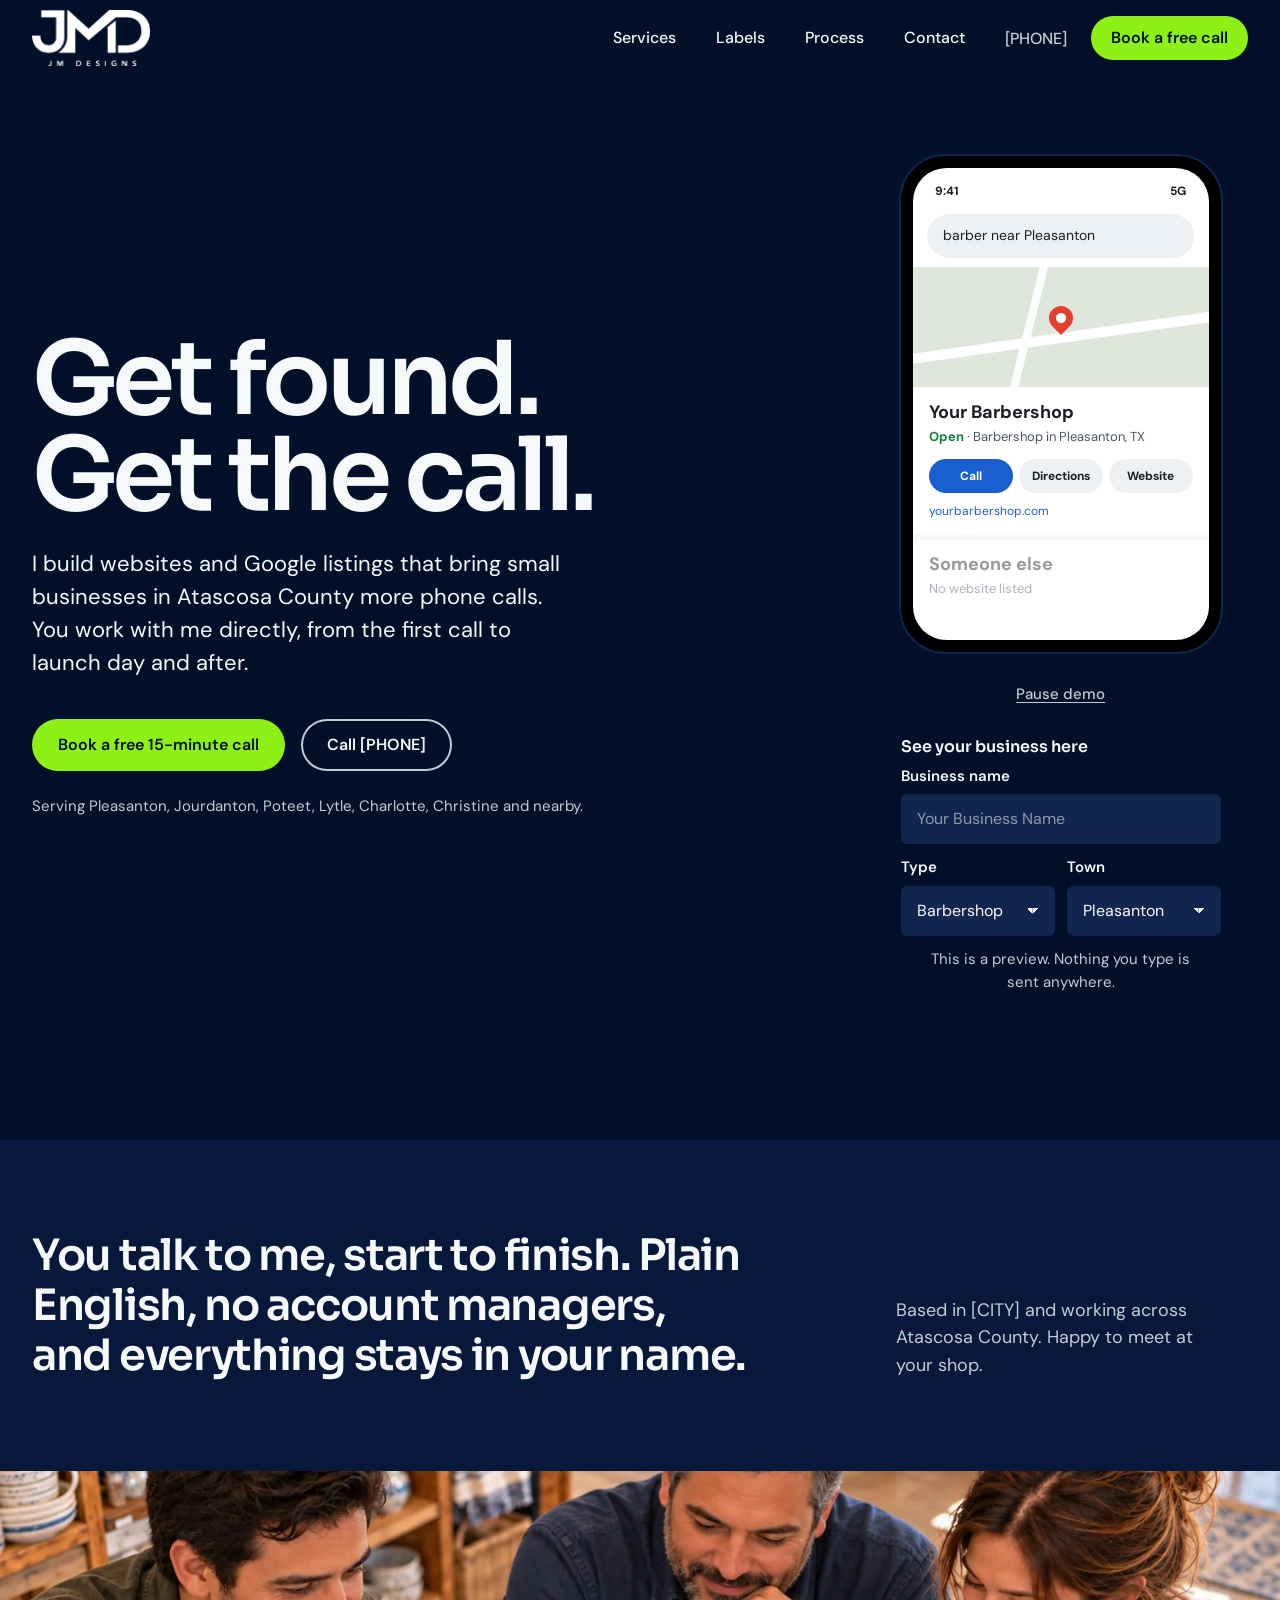
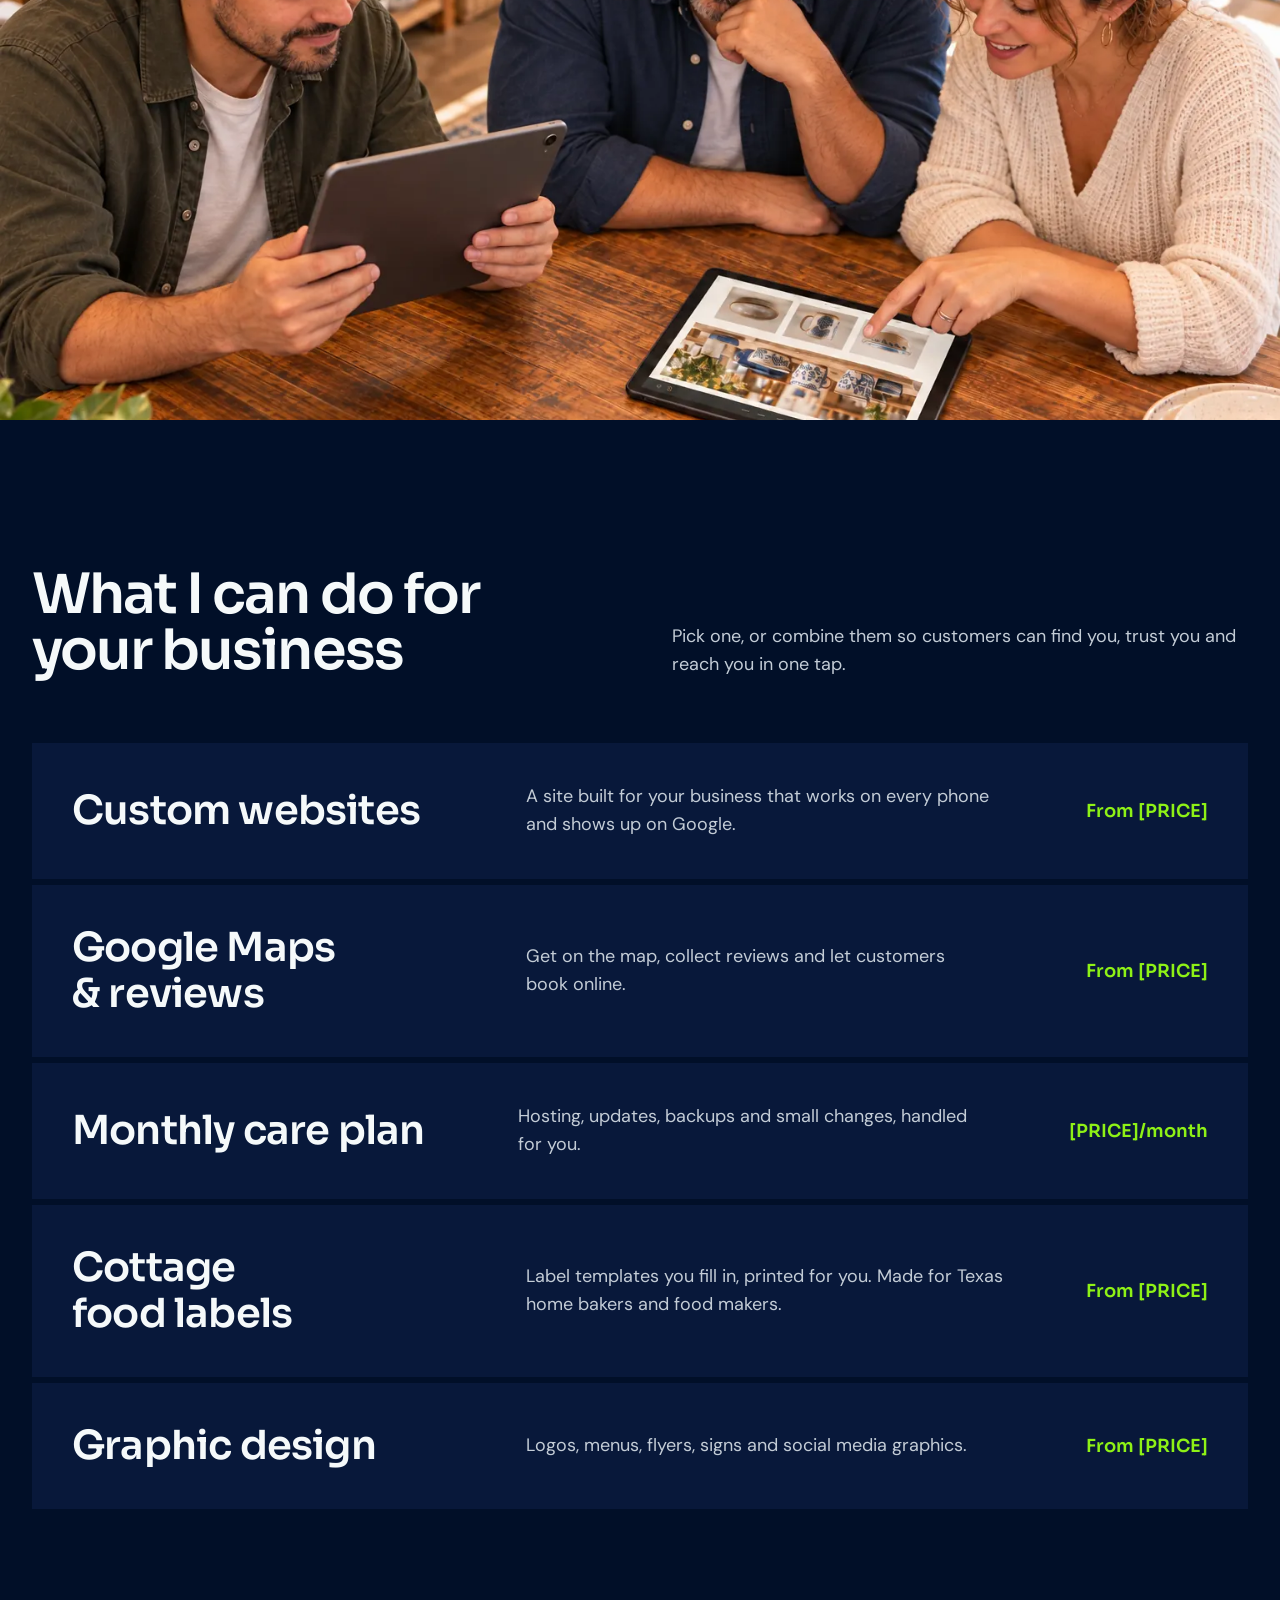
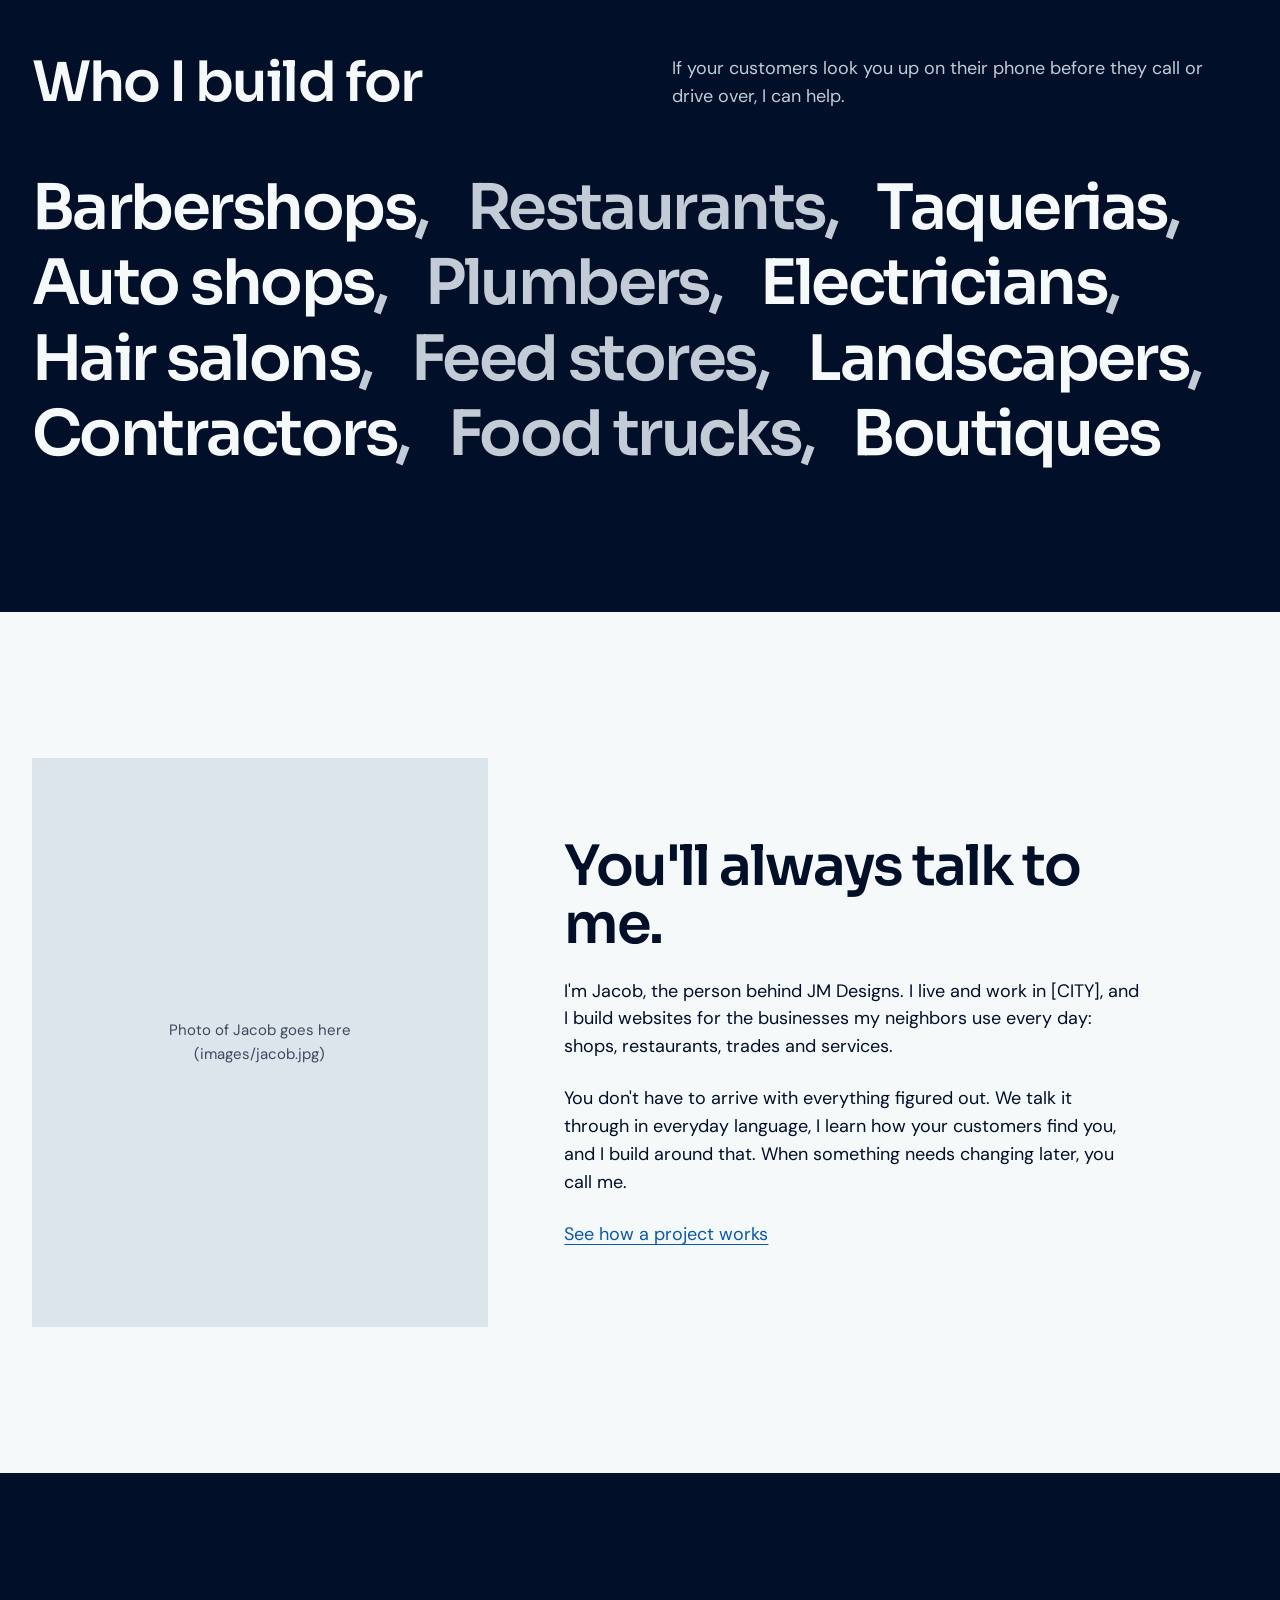
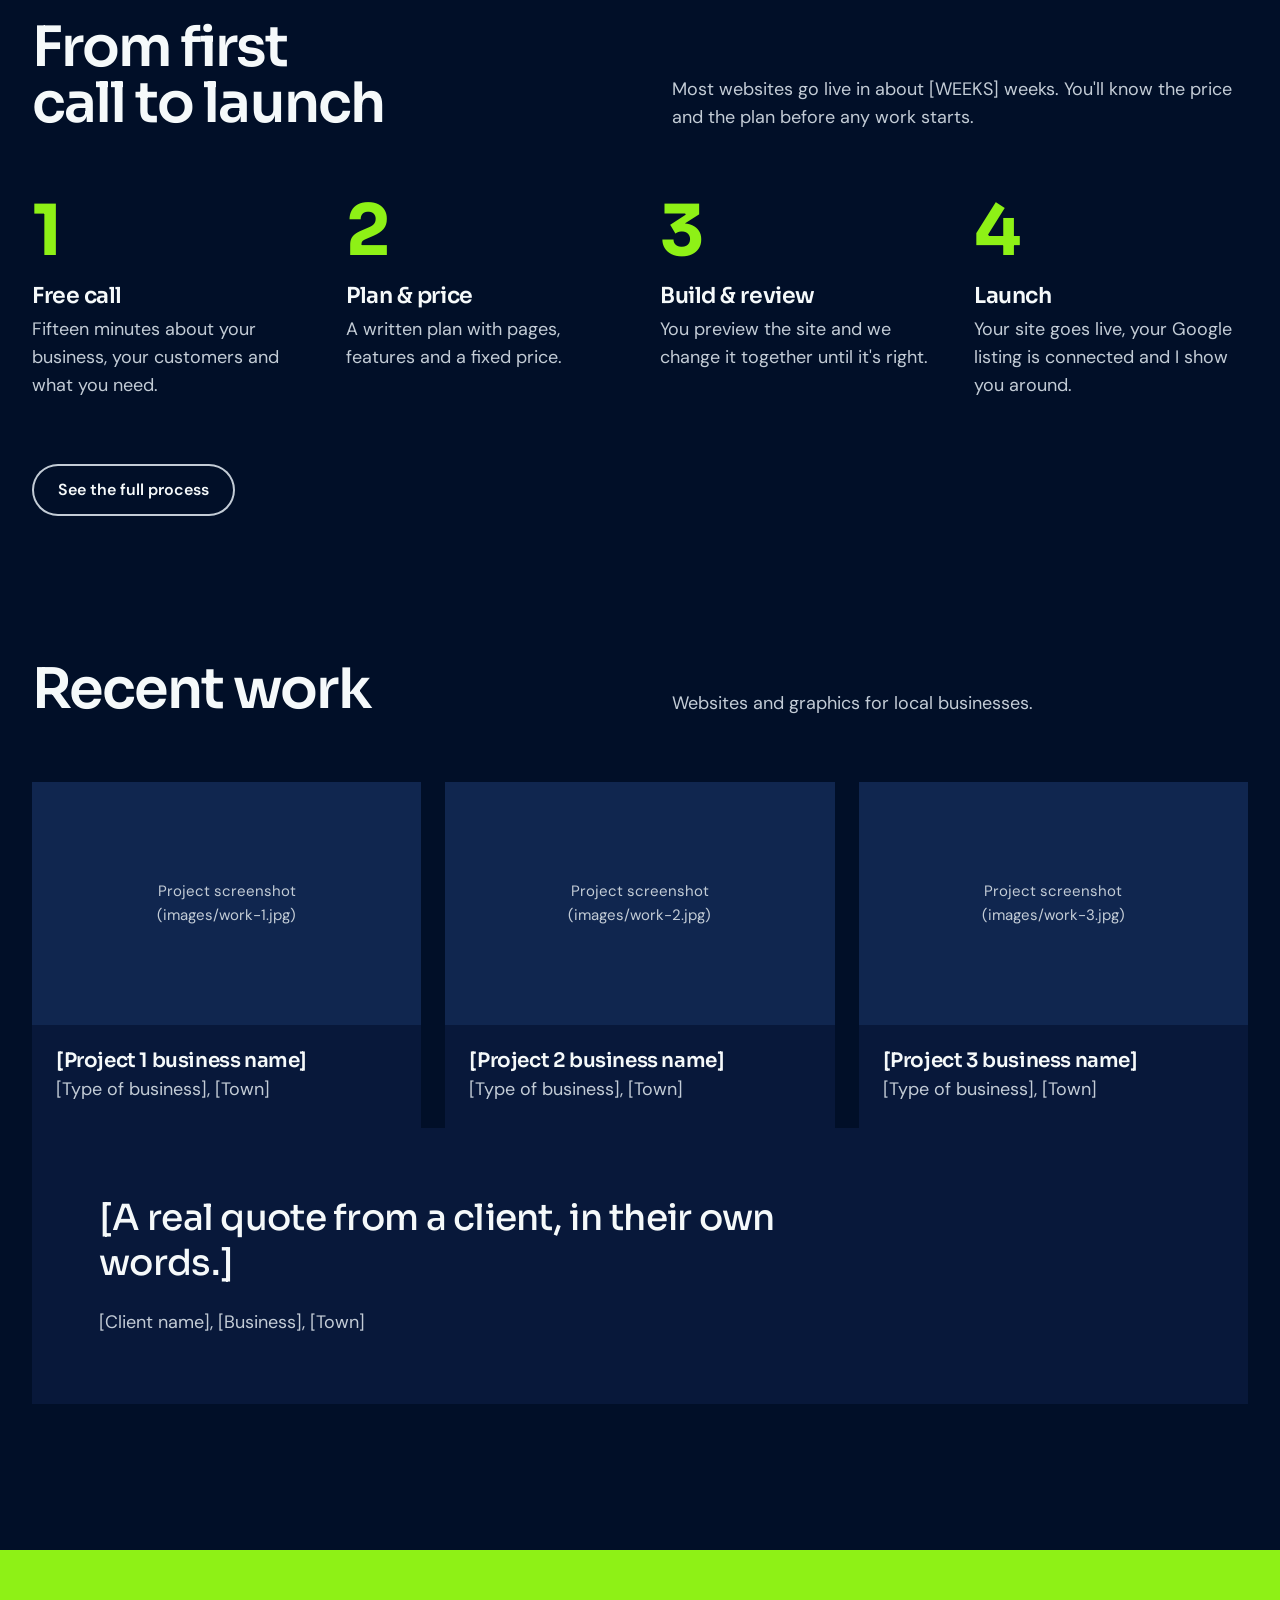
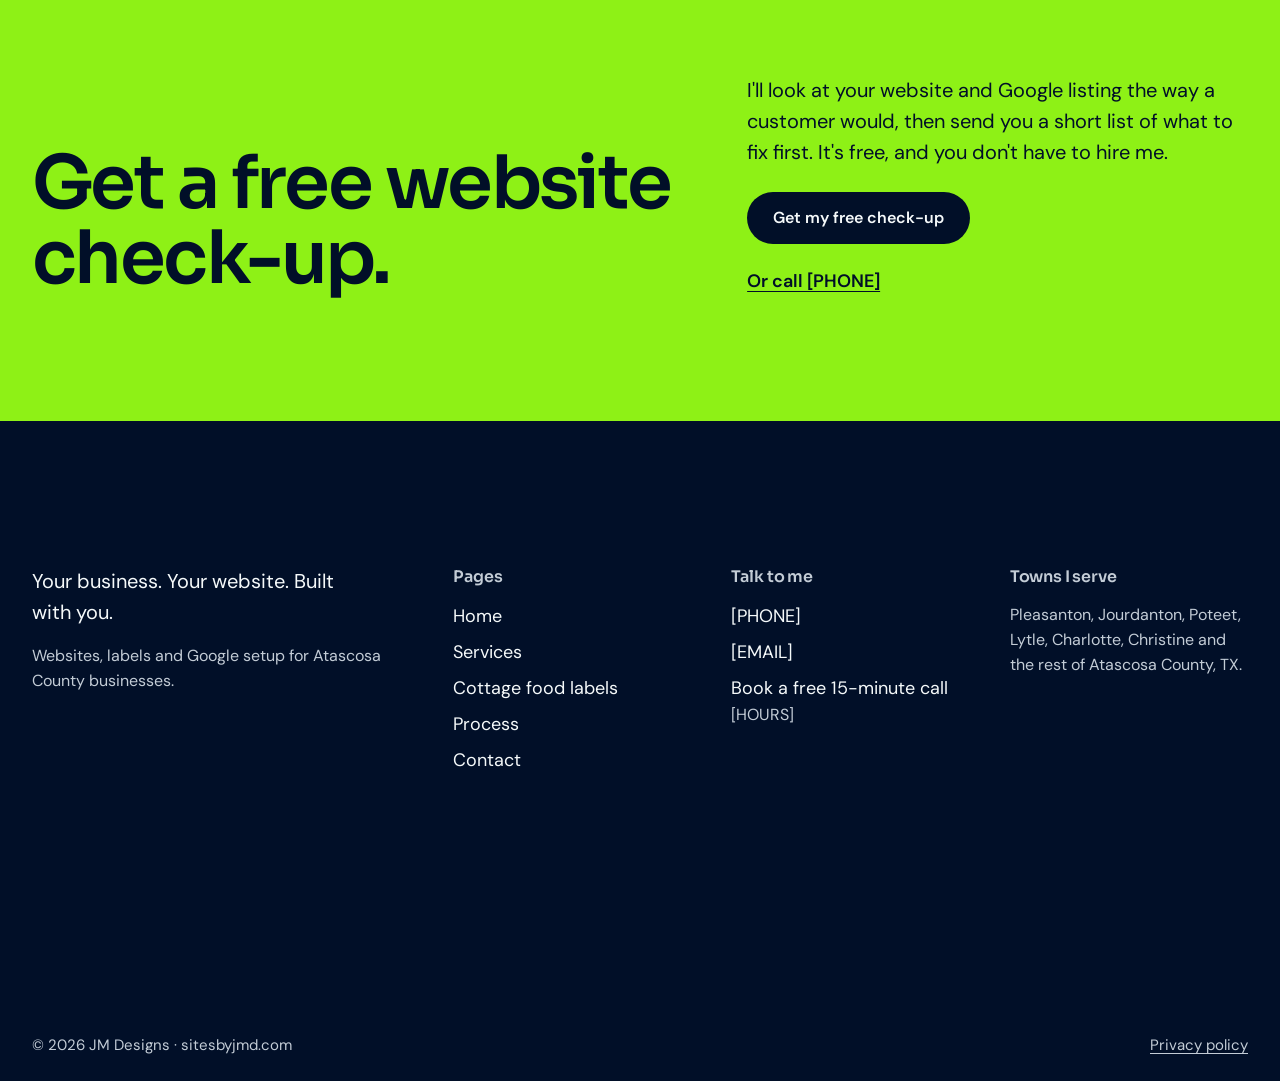
<file: index.html>
<!doctype html>
<html lang="en">
<head>
  <meta charset="utf-8">
  <meta name="viewport" content="width=device-width, initial-scale=1">
  <title>Website Design in Atascosa County, TX | JM Designs</title>
  <meta name="description" content="Custom websites and Google listings for small businesses in Pleasanton, Jourdanton, Poteet and all of Atascosa County. Book a free 15-minute call.">
  <link rel="canonical" href="https://sitesbyjmd.com/">
  <meta property="og:type" content="website">
  <meta property="og:site_name" content="JM Designs">
  <meta property="og:title" content="Website Design in Atascosa County, TX | JM Designs">
  <meta property="og:description" content="Custom websites and Google listings for small businesses in Pleasanton, Jourdanton, Poteet and all of Atascosa County. Book a free 15-minute call.">
  <meta property="og:url" content="https://sitesbyjmd.com/">
  <meta property="og:image" content="https://sitesbyjmd.com/images/og-image.png">
  <meta property="og:image:width" content="1200">
  <meta property="og:image:height" content="630">
  <meta property="og:image:alt" content="JM Designs: websites for Atascosa County businesses">
  <meta name="twitter:card" content="summary_large_image">
  <meta name="theme-color" content="#010f28">
  <link rel="icon" href="favicon.ico" sizes="32x32">
  <link rel="icon" href="favicon.svg" type="image/svg+xml">
  <link rel="apple-touch-icon" href="apple-touch-icon.png">
  <link rel="preconnect" href="https://fonts.googleapis.com">
  <link rel="preconnect" href="https://fonts.gstatic.com" crossorigin>
  <link rel="stylesheet" href="https://fonts.googleapis.com/css2?family=DM+Sans:opsz,wght@9..40,400;9..40,500;9..40,600;9..40,700&amp;family=Sora:wght@500;600;700&amp;display=swap">
  <link rel="stylesheet" href="css/styles.css">
  <script type="application/ld+json">
{
  "@context": "https://schema.org",
  "@type": "ProfessionalService",
  "name": "JM Designs",
  "url": "https://sitesbyjmd.com/",
  "image": "https://sitesbyjmd.com/images/og-image.png",
  "description": "Custom websites, graphic design and Google Business Profile setup for small businesses in Atascosa County, Texas.",
  "telephone": "+1PHONE_DIGITS",
  "email": "EMAIL_ADDRESS",
  "founder": {
    "@type": "Person",
    "name": "Jacob"
  },
  "address": {
    "@type": "PostalAddress",
    "addressLocality": "[CITY]",
    "addressRegion": "TX",
    "addressCountry": "US"
  },
  "areaServed": [
    {
      "@type": "City",
      "name": "Pleasanton, TX"
    },
    {
      "@type": "City",
      "name": "Jourdanton, TX"
    },
    {
      "@type": "City",
      "name": "Poteet, TX"
    },
    {
      "@type": "City",
      "name": "Lytle, TX"
    },
    {
      "@type": "City",
      "name": "Charlotte, TX"
    },
    {
      "@type": "City",
      "name": "Christine, TX"
    },
    {
      "@type": "AdministrativeArea",
      "name": "Atascosa County, TX"
    }
  ]
}
  </script>
</head>
<body>
  <a class="skip-link" href="#main">Skip to content</a>
  <header class="site-header">
    <div class="wrap">
      <a class="brand" href="index.html" aria-label="JM Designs, home">
        <img class="brand-logo" src="images/logo-white.png" alt="" width="480" height="227">
      </a>
      <button class="nav-toggle" type="button" aria-expanded="false" aria-controls="site-nav">
        <span class="nav-toggle-bars" aria-hidden="true"></span> Menu
      </button>
      <nav id="site-nav" class="site-nav" aria-label="Main">
        <ul>
          <li><a href="services.html">Services</a></li>
          <li><a href="labels.html">Labels</a></li>
          <li><a href="process.html">Process</a></li>
          <li><a href="contact.html">Contact</a></li>
        </ul>
        <div class="nav-cta">
          <a class="nav-phone" href="tel:+1PHONE_DIGITS">[PHONE]</a>
          <a class="btn btn-primary" href="contact.html#book">Book a free call</a>
        </div>
      </nav>
    </div>
  </header>

  <main id="main">
    <section class="hero" aria-labelledby="hero-title">
      <div class="wrap hero-grid">
        <div data-reveal>
          <h1 id="hero-title">Get found. Get the call.</h1>
          <p class="lede">I build websites and Google listings that bring small businesses in Atascosa County more phone calls. You work with me directly, from the first call to launch day and after.</p>
          <div class="btn-row">
            <a class="btn btn-primary" href="contact.html#book">Book a free 15-minute call</a>
            <a class="btn btn-ghost" href="tel:+1PHONE_DIGITS">Call [PHONE]</a>
          </div>
          <p class="hero-towns">Serving Pleasanton, Jourdanton, Poteet, Lytle, Charlotte, Christine and nearby.</p>
        </div>

        <div class="preview" data-demo>
          <div class="phone" role="img" aria-label="A phone showing a local search result for your business, with Call, Directions and Website buttons">
            <div class="phone-screen" aria-hidden="true">
              <div class="phone-bar"><span>9:41</span><span>5G</span></div>
              <div class="phone-search" id="pv-out-search">barber near Pleasanton</div>
              <div class="phone-map"><span class="phone-pin"></span></div>
              <div class="listing" id="pv-listing">
                <p class="listing-name" id="pv-out-name">Your Business Name</p>
                <p class="listing-meta" id="pv-out-meta"><span class="open">Open</span> &middot; Barbershop in Pleasanton, TX</p>
                <div class="listing-actions"><span class="call">Call</span><span>Directions</span><span>Website</span></div>
                <p class="listing-site" id="pv-out-site">yourbusinessname.com</p>
              </div>
              <div class="listing">
                <p class="listing-name">Someone else</p>
                <p class="listing-meta">No website listed</p>
              </div>
            </div>
          </div>
          <button class="demo-toggle" type="button" id="demo-toggle" hidden aria-pressed="false">Pause demo</button>
          <form class="preview-form" id="preview-form" aria-describedby="pv-note">
            <fieldset>
              <legend>See your business here</legend>
              <div class="field">
                <label for="pv-name">Business name</label>
                <input class="input" id="pv-name" name="name" type="text" placeholder="Your Business Name" autocomplete="organization" maxlength="40">
              </div>
              <div class="row">
                <div class="field">
                  <label for="pv-trade">Type</label>
                  <select class="select" id="pv-trade" name="trade">
                  <option value="barber">Barbershop</option>
                  <option value="mechanic">Auto repair</option>
                  <option value="restaurant">Restaurant</option>
                  <option value="plumber">Plumbing</option>
                  <option value="hair salon">Hair salon</option>
                  <option value="feed store">Feed store</option>
                  <option value="landscaper">Landscaping</option>
                  </select>
                </div>
                <div class="field">
                  <label for="pv-town">Town</label>
                  <select class="select" id="pv-town" name="town">
                  <option selected>Pleasanton</option>
                  <option>Jourdanton</option>
                  <option>Poteet</option>
                  <option>Lytle</option>
                  <option>Charlotte</option>
                  <option>Christine</option>
                  </select>
                </div>
              </div>
            </fieldset>
            <p class="preview-note" id="pv-note">This is a preview. Nothing you type is sent anywhere.</p>
          </form>
        </div>
      </div>
    </section>

    <section class="promise" aria-labelledby="promise-title">
      <div class="wrap promise-grid" data-reveal>
        <h2 id="promise-title" class="promise-line">You talk to me, start to finish. Plain English, no account managers, and everything stays in your name.</h2>
        <p class="promise-side">Based in [CITY] and working across Atascosa County. Happy to meet at your shop.</p>
      </div>
    </section>

    <figure class="bleed">
      <img src="images/shop-owners.webp" alt="Shop owners looking over a new website on a tablet in their pottery store" width="1536" height="1024" loading="lazy" decoding="async">
    </figure>

    <section class="section" aria-labelledby="services-title">
      <div class="wrap">
        <div class="section-head split" data-reveal>
          <h2 id="services-title">What I can do for your business</h2>
          <p>Pick one, or combine them so customers can find you, trust you and reach you in one tap.</p>
        </div>
        <ul class="service-index" data-reveal>
          <li><a href="services.html#websites"><h3>Custom websites</h3><p>A site built for your business that works on every phone and shows up on Google.</p><span class="price">From [PRICE]</span></a></li>
          <li><a href="services.html#google"><h3>Google Maps &amp; reviews</h3><p>Get on the map, collect reviews and let customers book online.</p><span class="price">From [PRICE]</span></a></li>
          <li><a href="services.html#care"><h3>Monthly care plan</h3><p>Hosting, updates, backups and small changes, handled for you.</p><span class="price">[PRICE]/month</span></a></li>
          <li><a href="labels.html"><h3>Cottage food labels</h3><p>Label templates you fill in, printed for you. Made for Texas home bakers and food makers.</p><span class="price">From [PRICE]</span></a></li>
          <li><a href="services.html#graphics"><h3>Graphic design</h3><p>Logos, menus, flyers, signs and social media graphics.</p><span class="price">From [PRICE]</span></a></li>
        </ul>
      </div>
    </section>

    <section class="section who" aria-labelledby="who-title">
      <div class="wrap">
        <div class="section-head split" data-reveal>
          <h2 id="who-title">Who I build for</h2>
          <p>If your customers look you up on their phone before they call or drive over, I can help.</p>
        </div>
        <ul class="who-list" data-reveal>
          <li>Barbershops</li><li>Restaurants</li><li>Taquerias</li><li>Auto shops</li><li>Plumbers</li><li>Electricians</li><li>Hair salons</li><li>Feed stores</li><li>Landscapers</li><li>Contractors</li><li>Food trucks</li><li>Boutiques</li>
        </ul>
      </div>
    </section>

    <section class="section field-paper" aria-labelledby="jacob-title">
      <div class="wrap jacob">
        <div class="photo-slot">
          <!-- PLACEHOLDER: replace with <img src="images/jacob.jpg" alt="Jacob, owner of JM Designs" width="800" height="1000" loading="lazy"> -->
          <p>Photo of Jacob goes here<br>(images/jacob.jpg)</p>
        </div>
        <div class="stack" data-reveal>
          <h2 id="jacob-title" class="visually-hidden">Meet Jacob</h2>
          <blockquote>You'll always talk to me.</blockquote>
          <p>I'm Jacob, the person behind JM Designs. I live and work in [CITY], and I build websites for the businesses my neighbors use every day: shops, restaurants, trades and services.</p>
          <p>You don't have to arrive with everything figured out. We talk it through in everyday language, I learn how your customers find you, and I build around that. When something needs changing later, you call me.</p>
          <p><a href="process.html">See how a project works</a></p>
        </div>
      </div>
    </section>

    <section class="section" aria-labelledby="how-title">
      <div class="wrap">
        <div class="section-head split" data-reveal>
          <h2 id="how-title">From first call to launch</h2>
          <p>Most websites go live in about [WEEKS] weeks. You'll know the price and the plan before any work starts.</p>
        </div>
        <ol class="steps four" data-reveal>
          <li><h3>Free call</h3><p>Fifteen minutes about your business, your customers and what you need.</p></li>
          <li><h3>Plan &amp; price</h3><p>A written plan with pages, features and a fixed price.</p></li>
          <li><h3>Build &amp; review</h3><p>You preview the site and we change it together until it's right.</p></li>
          <li><h3>Launch</h3><p>Your site goes live, your Google listing is connected and I show you around.</p></li>
        </ol>
        <p class="section-foot"><a class="btn btn-ghost" href="process.html">See the full process</a></p>
      </div>
    </section>

    <section class="section" aria-labelledby="work-title">
      <div class="wrap">
        <div class="section-head split" data-reveal>
          <h2 id="work-title">Recent work</h2>
          <p>Websites and graphics for local businesses.</p>
        </div>
        <!-- PLACEHOLDER: add real projects. Remove this section before launch if you have none yet. -->
        <div class="work-grid" data-reveal>
          <article class="work-slot"><div class="shot">Project screenshot<br>(images/work-1.jpg)</div><div class="meta"><h3>[Project 1 business name]</h3><p class="muted">[Type of business], [Town]</p></div></article>
          <article class="work-slot"><div class="shot">Project screenshot<br>(images/work-2.jpg)</div><div class="meta"><h3>[Project 2 business name]</h3><p class="muted">[Type of business], [Town]</p></div></article>
          <article class="work-slot"><div class="shot">Project screenshot<br>(images/work-3.jpg)</div><div class="meta"><h3>[Project 3 business name]</h3><p class="muted">[Type of business], [Town]</p></div></article>
        </div>
        <!-- PLACEHOLDER: real testimonial only -->
        <figure class="quote-slot section-foot" data-reveal>
          <blockquote>[A real quote from a client, in their own words.]</blockquote>
          <figcaption><cite>[Client name], [Business], [Town]</cite></figcaption>
        </figure>
      </div>
    </section>

    <section class="cta-band" aria-labelledby="cta-title">
      <div class="wrap" data-reveal>
        <h2 id="cta-title">Get a free website check-up.</h2>
        <div class="cta-side">
          <p>I'll look at your website and Google listing the way a customer would, then send you a short list of what to fix first. It's free, and you don't have to hire me.</p>
          <a class="btn btn-navy" href="contact.html?service=checkup#book">Get my free check-up</a>
          <a href="tel:+1PHONE_DIGITS">Or call [PHONE]</a>
        </div>
      </div>
    </section>
  </main>

  <footer class="site-footer">
    <div class="wrap">
      <div class="footer-grid">
        <div class="footer-lead">
          <p>Your business. Your website. Built with you.</p>
          <p class="muted">Websites, labels and Google setup for Atascosa County businesses.</p>
        </div>
        <div>
          <h2>Pages</h2>
          <ul>
            <li><a href="index.html">Home</a></li>
            <li><a href="services.html">Services</a></li>
            <li><a href="labels.html">Cottage food labels</a></li>
            <li><a href="process.html">Process</a></li>
            <li><a href="contact.html">Contact</a></li>
          </ul>
        </div>
        <div>
          <h2>Talk to me</h2>
          <ul>
            <li><a href="tel:+1PHONE_DIGITS">[PHONE]</a></li>
            <li><a href="mailto:EMAIL_ADDRESS">[EMAIL]</a></li>
            <li><a href="contact.html#book">Book a free 15-minute call</a></li>
          </ul>
          <p>[HOURS]</p>
        </div>
        <div>
          <h2>Towns I serve</h2>
          <p>Pleasanton, Jourdanton, Poteet, Lytle, Charlotte, Christine and the rest of Atascosa County, TX.</p>
          <ul>
          </ul>
        </div>
      </div>
      <p class="footer-word" aria-hidden="true">JM Designs</p>
    </div>
    <div class="footer-base-band">
      <div class="wrap footer-base">
        <span>&copy; 2026 JM Designs &middot; sitesbyjmd.com</span>
        <a href="privacy.html">Privacy policy</a>
      </div>
    </div>
  </footer>
  <script src="js/main.js" defer></script>
</body>
</html>
</file>
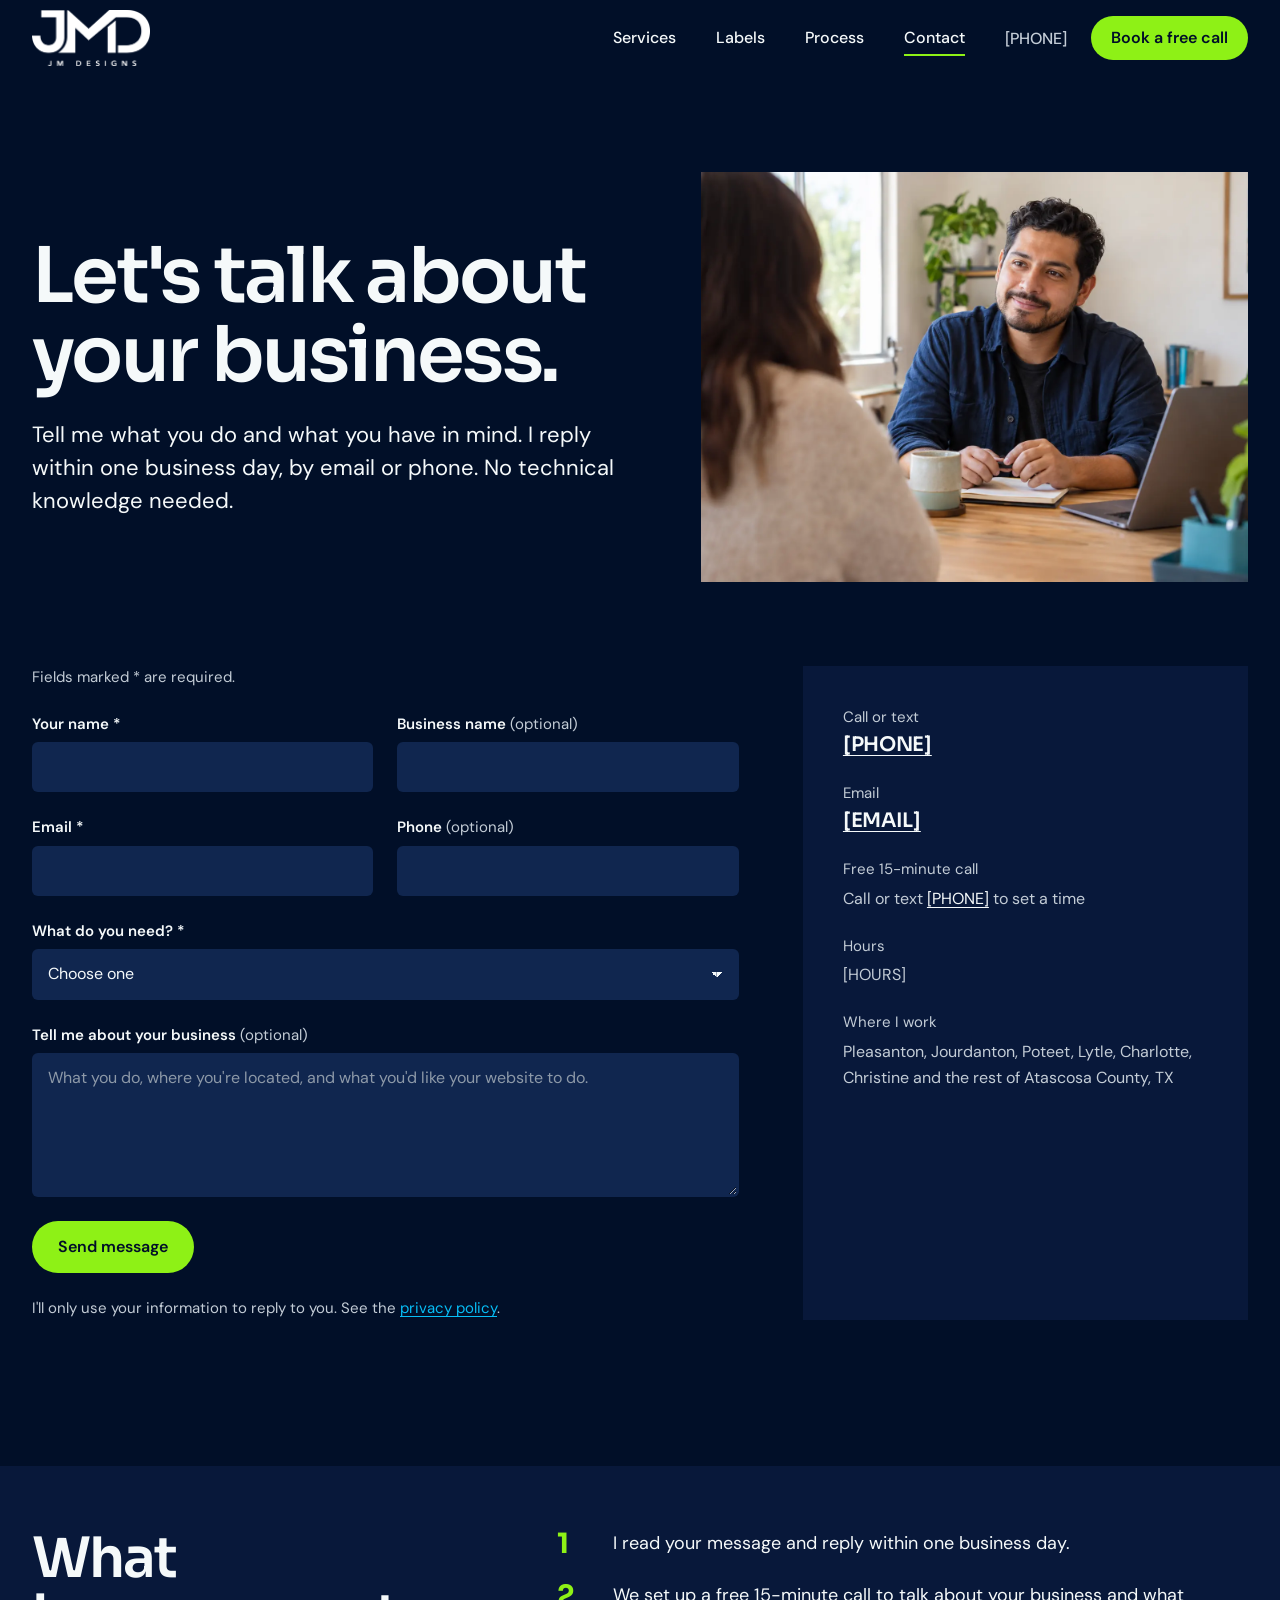
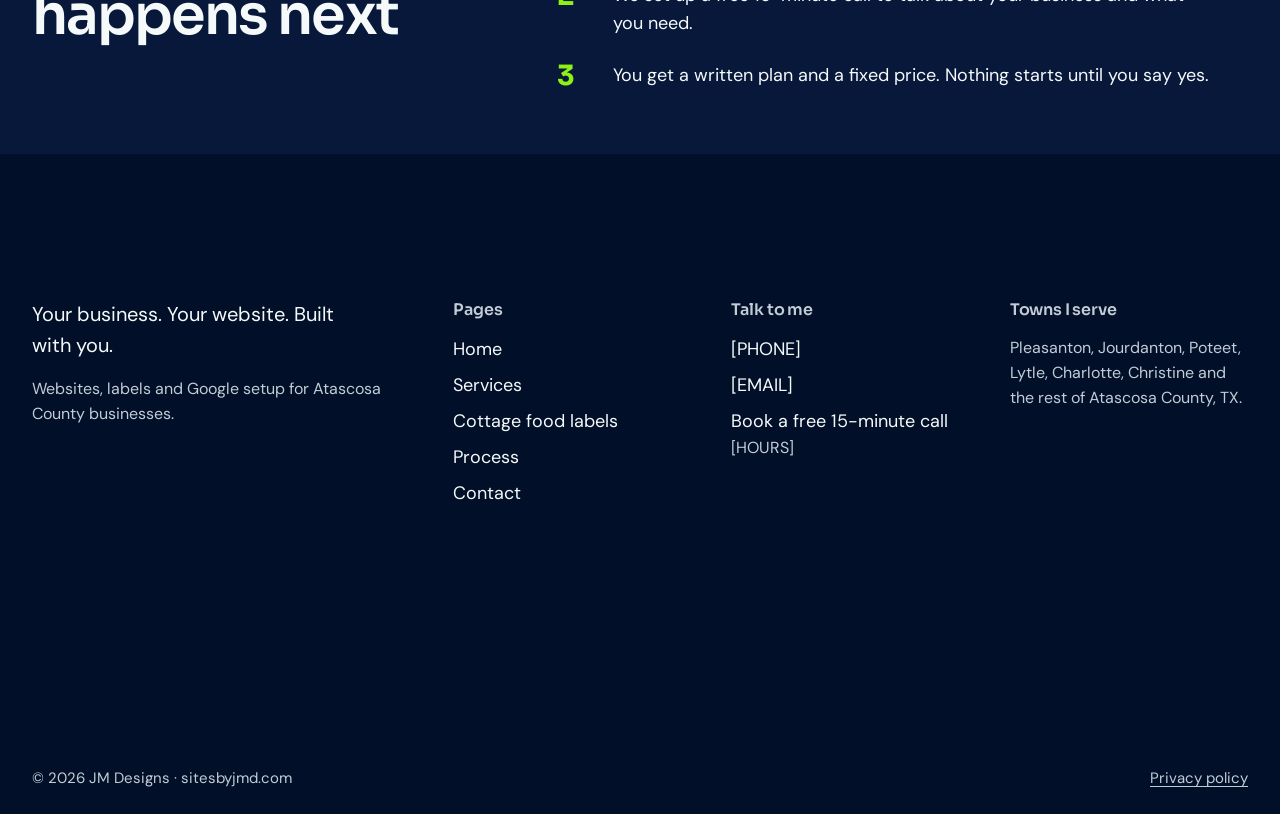
<file: contact.html>
<!doctype html>
<html lang="en">
<head>
  <meta charset="utf-8">
  <meta name="viewport" content="width=device-width, initial-scale=1">
  <title>Contact JM Designs | Free Website Check-Up</title>
  <meta name="description" content="Call, text or send a message to JM Designs about a website, Google listing or graphic design. Free 15-minute call. Reply within one business day.">
  <link rel="canonical" href="https://sitesbyjmd.com/contact.html">
  <meta property="og:type" content="website">
  <meta property="og:site_name" content="JM Designs">
  <meta property="og:title" content="Contact JM Designs | Free Website Check-Up">
  <meta property="og:description" content="Call, text or send a message to JM Designs about a website, Google listing or graphic design. Free 15-minute call. Reply within one business day.">
  <meta property="og:url" content="https://sitesbyjmd.com/contact.html">
  <meta property="og:image" content="https://sitesbyjmd.com/images/og-image.png">
  <meta property="og:image:width" content="1200">
  <meta property="og:image:height" content="630">
  <meta property="og:image:alt" content="JM Designs: websites for Atascosa County businesses">
  <meta name="twitter:card" content="summary_large_image">
  <meta name="theme-color" content="#010f28">
  <link rel="icon" href="favicon.ico" sizes="32x32">
  <link rel="icon" href="favicon.svg" type="image/svg+xml">
  <link rel="apple-touch-icon" href="apple-touch-icon.png">
  <link rel="preconnect" href="https://fonts.googleapis.com">
  <link rel="preconnect" href="https://fonts.gstatic.com" crossorigin>
  <link rel="stylesheet" href="https://fonts.googleapis.com/css2?family=DM+Sans:opsz,wght@9..40,400;9..40,500;9..40,600;9..40,700&amp;family=Sora:wght@500;600;700&amp;display=swap">
  <link rel="stylesheet" href="css/styles.css">
</head>
<body>
  <a class="skip-link" href="#main">Skip to content</a>
  <header class="site-header">
    <div class="wrap">
      <a class="brand" href="index.html" aria-label="JM Designs, home">
        <img class="brand-logo" src="images/logo-white.png" alt="" width="480" height="227">
      </a>
      <button class="nav-toggle" type="button" aria-expanded="false" aria-controls="site-nav">
        <span class="nav-toggle-bars" aria-hidden="true"></span> Menu
      </button>
      <nav id="site-nav" class="site-nav" aria-label="Main">
        <ul>
          <li><a href="services.html">Services</a></li>
          <li><a href="labels.html">Labels</a></li>
          <li><a href="process.html">Process</a></li>
          <li><a href="contact.html" aria-current="page">Contact</a></li>
        </ul>
        <div class="nav-cta">
          <a class="nav-phone" href="tel:+1PHONE_DIGITS">[PHONE]</a>
          <a class="btn btn-primary" href="contact.html#book">Book a free call</a>
        </div>
      </nav>
    </div>
  </header>

  <main id="main">
    <section class="page-head" aria-labelledby="page-title">
      <div class="wrap page-head-grid">
        <div data-reveal>
        <h1 id="page-title">Let's talk about your business.</h1>
        <p class="lede">Tell me what you do and what you have in mind. I reply within one business day, by email or phone. No technical knowledge needed.</p>
      </div>
        <figure class="page-head-media">
          <img src="images/talking-it-through.webp" alt="A web designer listening to a business owner across a desk" width="1536" height="1024" fetchpriority="high" decoding="async">
        </figure>
      </div>
    </section>

    <section class="section" id="book" aria-label="Contact options">
      <div class="wrap contact-grid">
        <form class="contact-form" id="contact-form" action="FORM_ENDPOINT" method="POST" novalidate data-email="[EMAIL]">
          <p class="form-note">Fields marked * are required.</p>
          <div class="two">
            <div class="field">
              <label for="cf-name">Your name *</label>
              <input class="input" id="cf-name" name="name" type="text" autocomplete="name" required aria-describedby="cf-name-error">
              <p class="field-error" id="cf-name-error" hidden>Enter your name.</p>
            </div>
            <div class="field">
              <label for="cf-business">Business name <span class="hint">(optional)</span></label>
              <input class="input" id="cf-business" name="business" type="text" autocomplete="organization">
            </div>
          </div>
          <div class="two">
            <div class="field">
              <label for="cf-email">Email *</label>
              <input class="input" id="cf-email" name="email" type="email" autocomplete="email" required aria-describedby="cf-email-error">
              <p class="field-error" id="cf-email-error" hidden>Enter an email address like name@example.com.</p>
            </div>
            <div class="field">
              <label for="cf-phone">Phone <span class="hint">(optional)</span></label>
              <input class="input" id="cf-phone" name="phone" type="tel" autocomplete="tel">
            </div>
          </div>
          <div class="field">
            <label for="cf-service">What do you need? *</label>
            <select class="select" id="cf-service" name="service" required aria-describedby="cf-service-error">
              <option value="">Choose one</option>
              <option value="checkup">Free website &amp; Google check-up</option>
              <option value="website">A new website</option>
              <option value="redesign">A redesign of my current website</option>
              <option value="google">Google Maps &amp; reviews</option>
              <option value="care">Monthly care plan</option>
              <option value="graphics">Graphic design</option>
              <option value="labels">Cottage food labels</option>
              <option value="unsure">Not sure yet</option>
            </select>
            <p class="field-error" id="cf-service-error" hidden>Choose what you need, or pick "Not sure yet".</p>
          </div>
          <div class="field">
            <label for="cf-details">Tell me about your business <span class="hint">(optional)</span></label>
            <textarea class="textarea" id="cf-details" name="details" placeholder="What you do, where you're located, and what you'd like your website to do."></textarea>
          </div>
          <div class="hp" aria-hidden="true"><label for="cf-website">Leave this empty</label><input id="cf-website" name="_gotcha" type="text" tabindex="-1" autocomplete="off"></div>
          <div>
            <button class="btn btn-primary" type="submit">Send message</button>
          </div>
          <p class="form-note">I'll only use your information to reply to you. See the <a href="privacy.html">privacy policy</a>.</p>
          <p class="form-status" id="form-status" role="status" aria-live="polite" hidden></p>
        </form>

        <aside class="contact-card" aria-labelledby="direct-title">
          <h2 id="direct-title" class="visually-hidden">Reach me directly</h2>
          <dl>
            <div><dt>Call or text</dt><dd><a href="tel:+1PHONE_DIGITS">[PHONE]</a></dd></div>
            <div><dt>Email</dt><dd><a href="mailto:EMAIL_ADDRESS">[EMAIL]</a></dd></div>
            <div><dt>Free 15-minute call</dt><dd><span class="small">Call or text <a href="tel:+1PHONE_DIGITS">[PHONE]</a> to set a time</span></dd></div>
            <div><dt>Hours</dt><dd><span class="small">[HOURS]</span></dd></div>
            <div><dt>Where I work</dt><dd><span class="small">Pleasanton, Jourdanton, Poteet, Lytle, Charlotte, Christine and the rest of Atascosa County, TX</span></dd></div>
          </dl>
        </aside>
      </div>
    </section>

    <section class="section promises" aria-labelledby="next-title">
      <div class="wrap faq">
        <div class="section-head"><h2 id="next-title">What happens next</h2></div>
        <ol class="next-steps" data-reveal>
          <li><p>I read your message and reply within one business day.</p></li>
          <li><p>We set up a free 15-minute call to talk about your business and what you need.</p></li>
          <li><p>You get a written plan and a fixed price. Nothing starts until you say yes.</p></li>
        </ol>
      </div>
    </section>
  </main>

  <footer class="site-footer">
    <div class="wrap">
      <div class="footer-grid">
        <div class="footer-lead">
          <p>Your business. Your website. Built with you.</p>
          <p class="muted">Websites, labels and Google setup for Atascosa County businesses.</p>
        </div>
        <div>
          <h2>Pages</h2>
          <ul>
            <li><a href="index.html">Home</a></li>
            <li><a href="services.html">Services</a></li>
            <li><a href="labels.html">Cottage food labels</a></li>
            <li><a href="process.html">Process</a></li>
            <li><a href="contact.html">Contact</a></li>
          </ul>
        </div>
        <div>
          <h2>Talk to me</h2>
          <ul>
            <li><a href="tel:+1PHONE_DIGITS">[PHONE]</a></li>
            <li><a href="mailto:EMAIL_ADDRESS">[EMAIL]</a></li>
            <li><a href="contact.html#book">Book a free 15-minute call</a></li>
          </ul>
          <p>[HOURS]</p>
        </div>
        <div>
          <h2>Towns I serve</h2>
          <p>Pleasanton, Jourdanton, Poteet, Lytle, Charlotte, Christine and the rest of Atascosa County, TX.</p>
          <ul>
          </ul>
        </div>
      </div>
      <p class="footer-word" aria-hidden="true">JM Designs</p>
    </div>
    <div class="footer-base-band">
      <div class="wrap footer-base">
        <span>&copy; 2026 JM Designs &middot; sitesbyjmd.com</span>
        <a href="privacy.html">Privacy policy</a>
      </div>
    </div>
  </footer>
  <script src="js/main.js" defer></script>
</body>
</html>
</file>
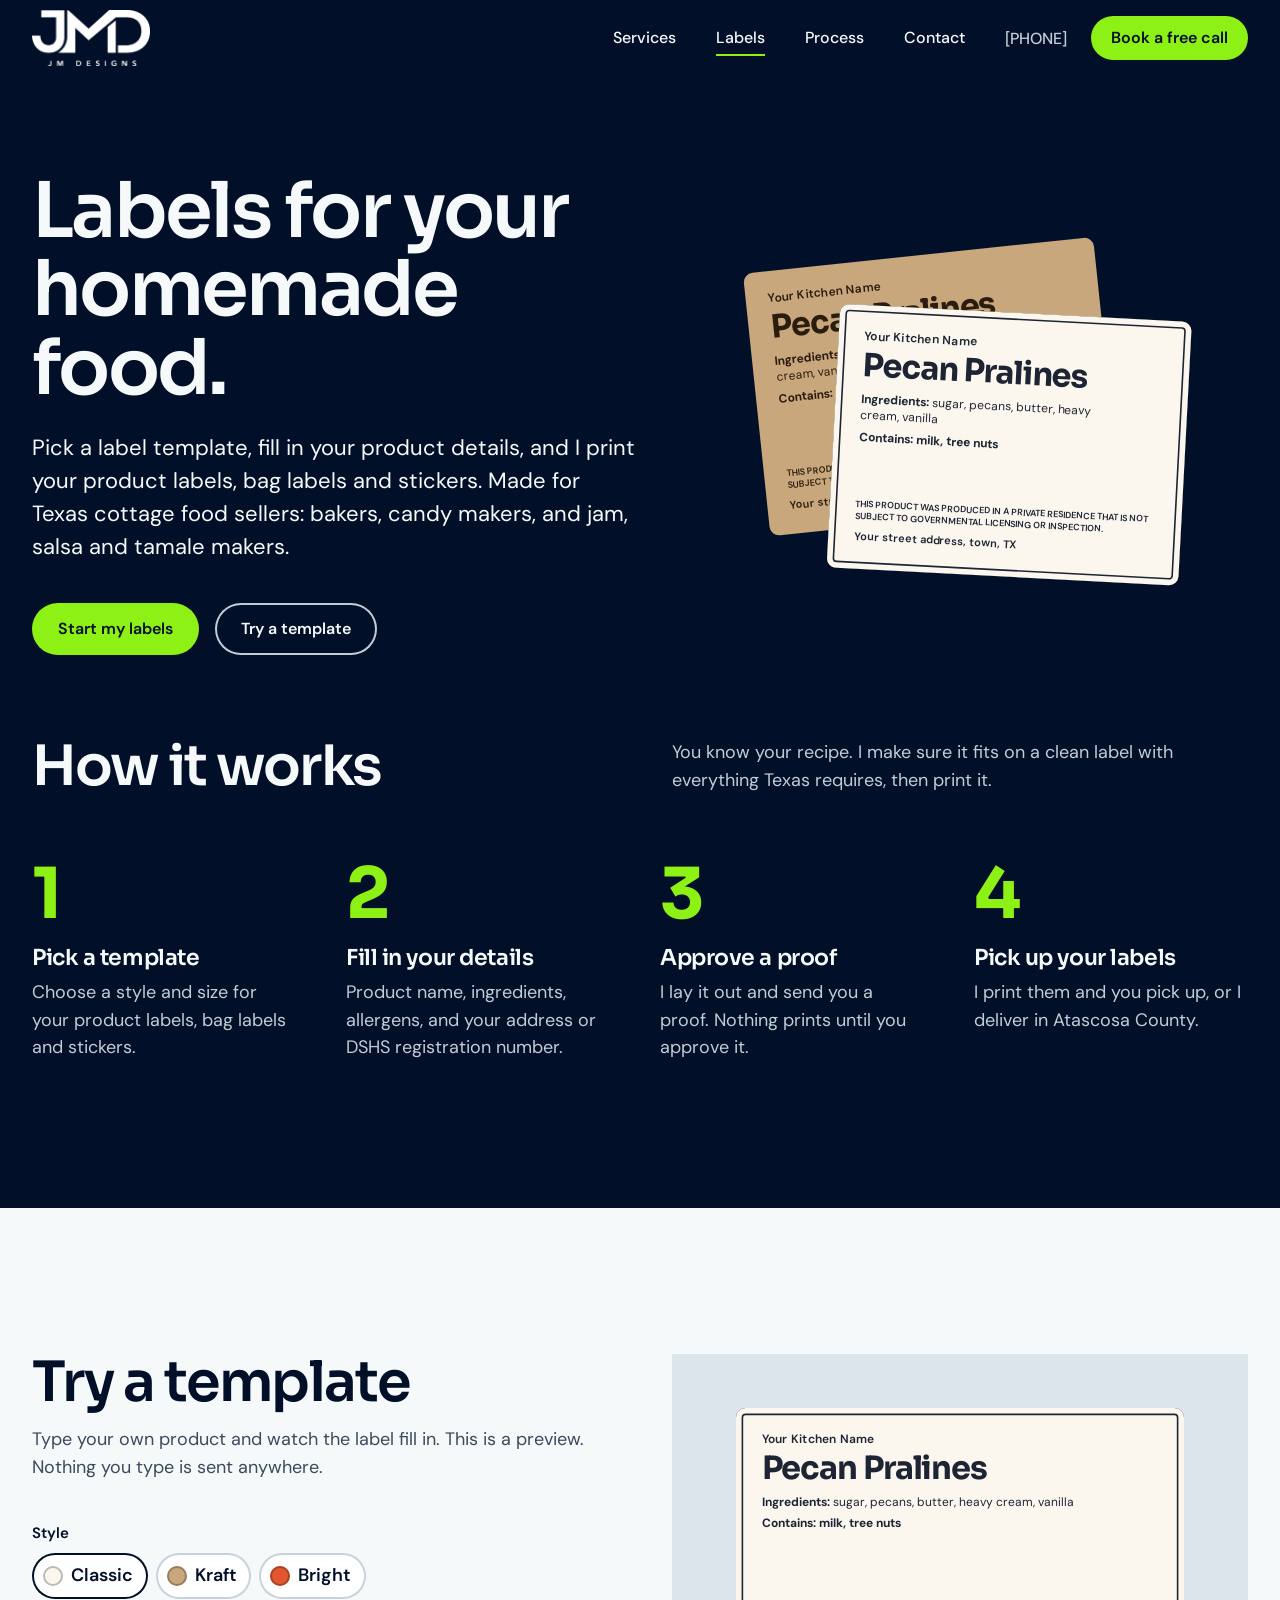
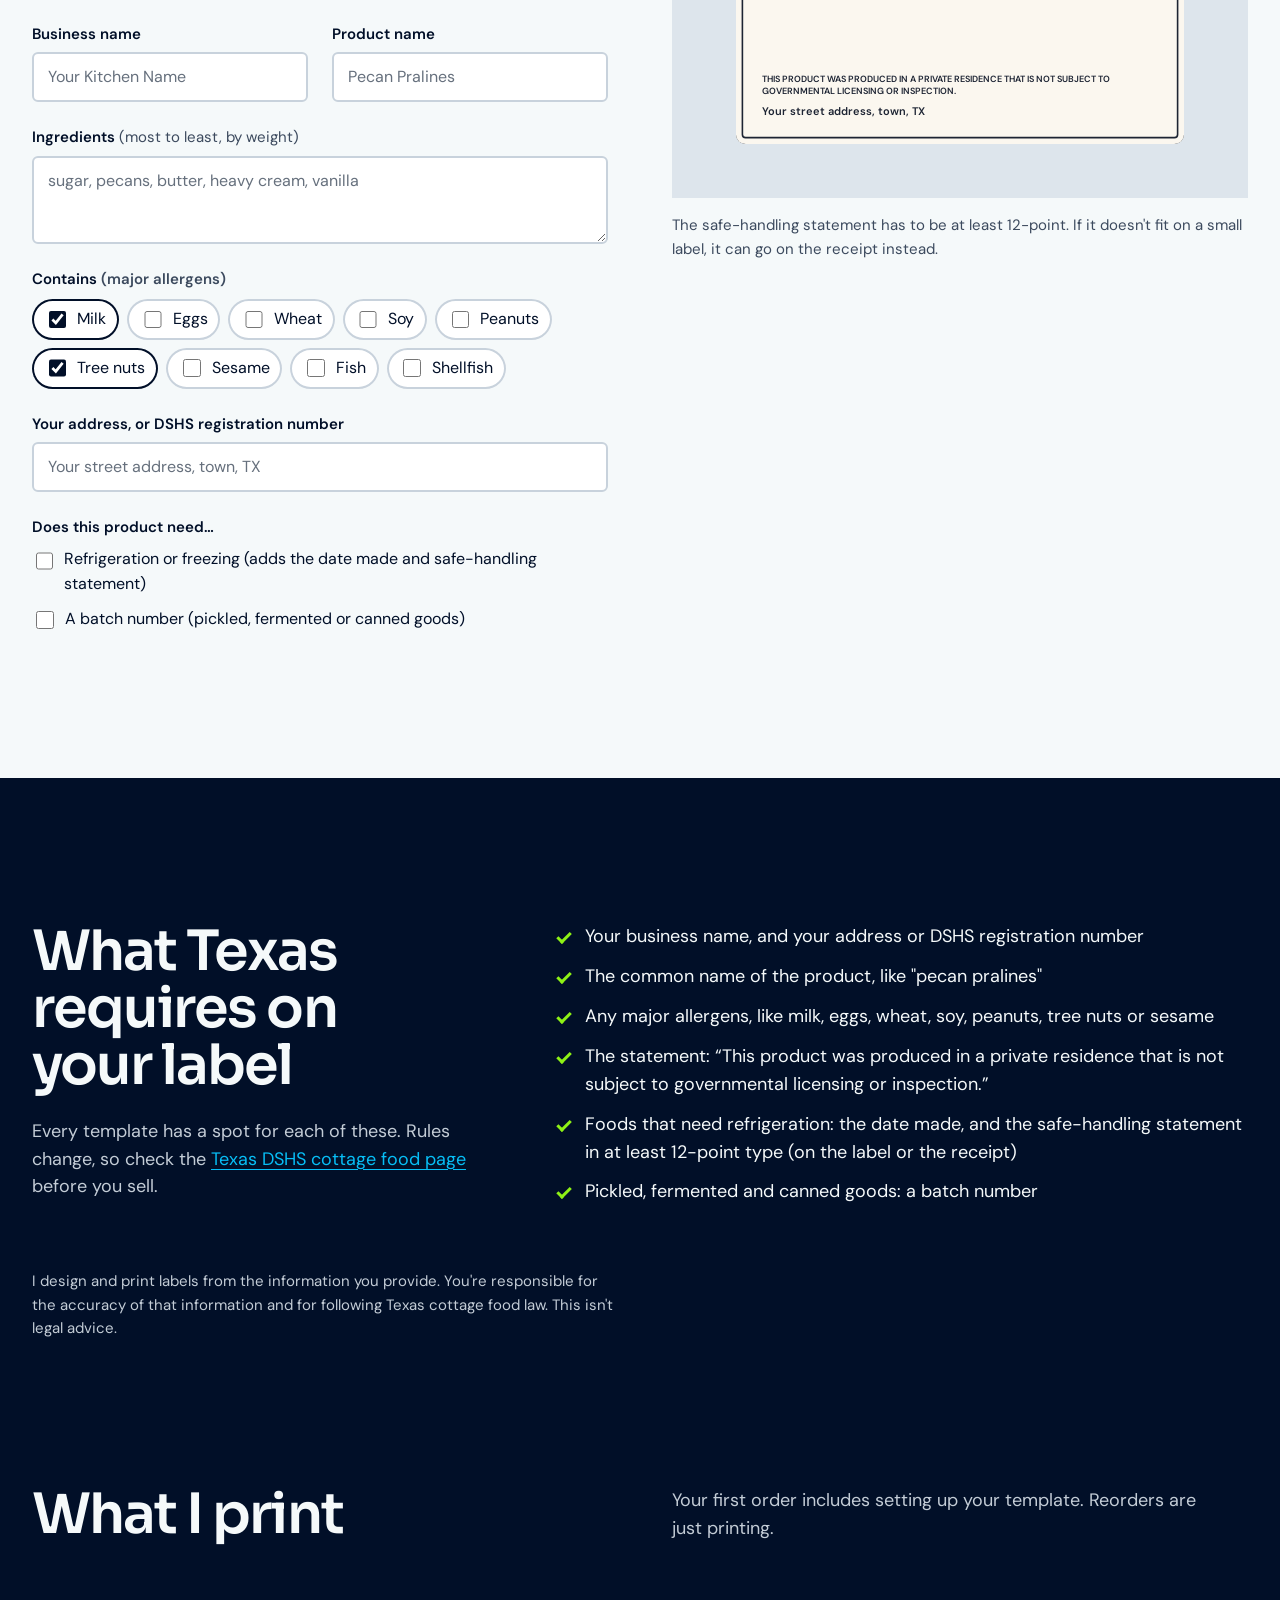
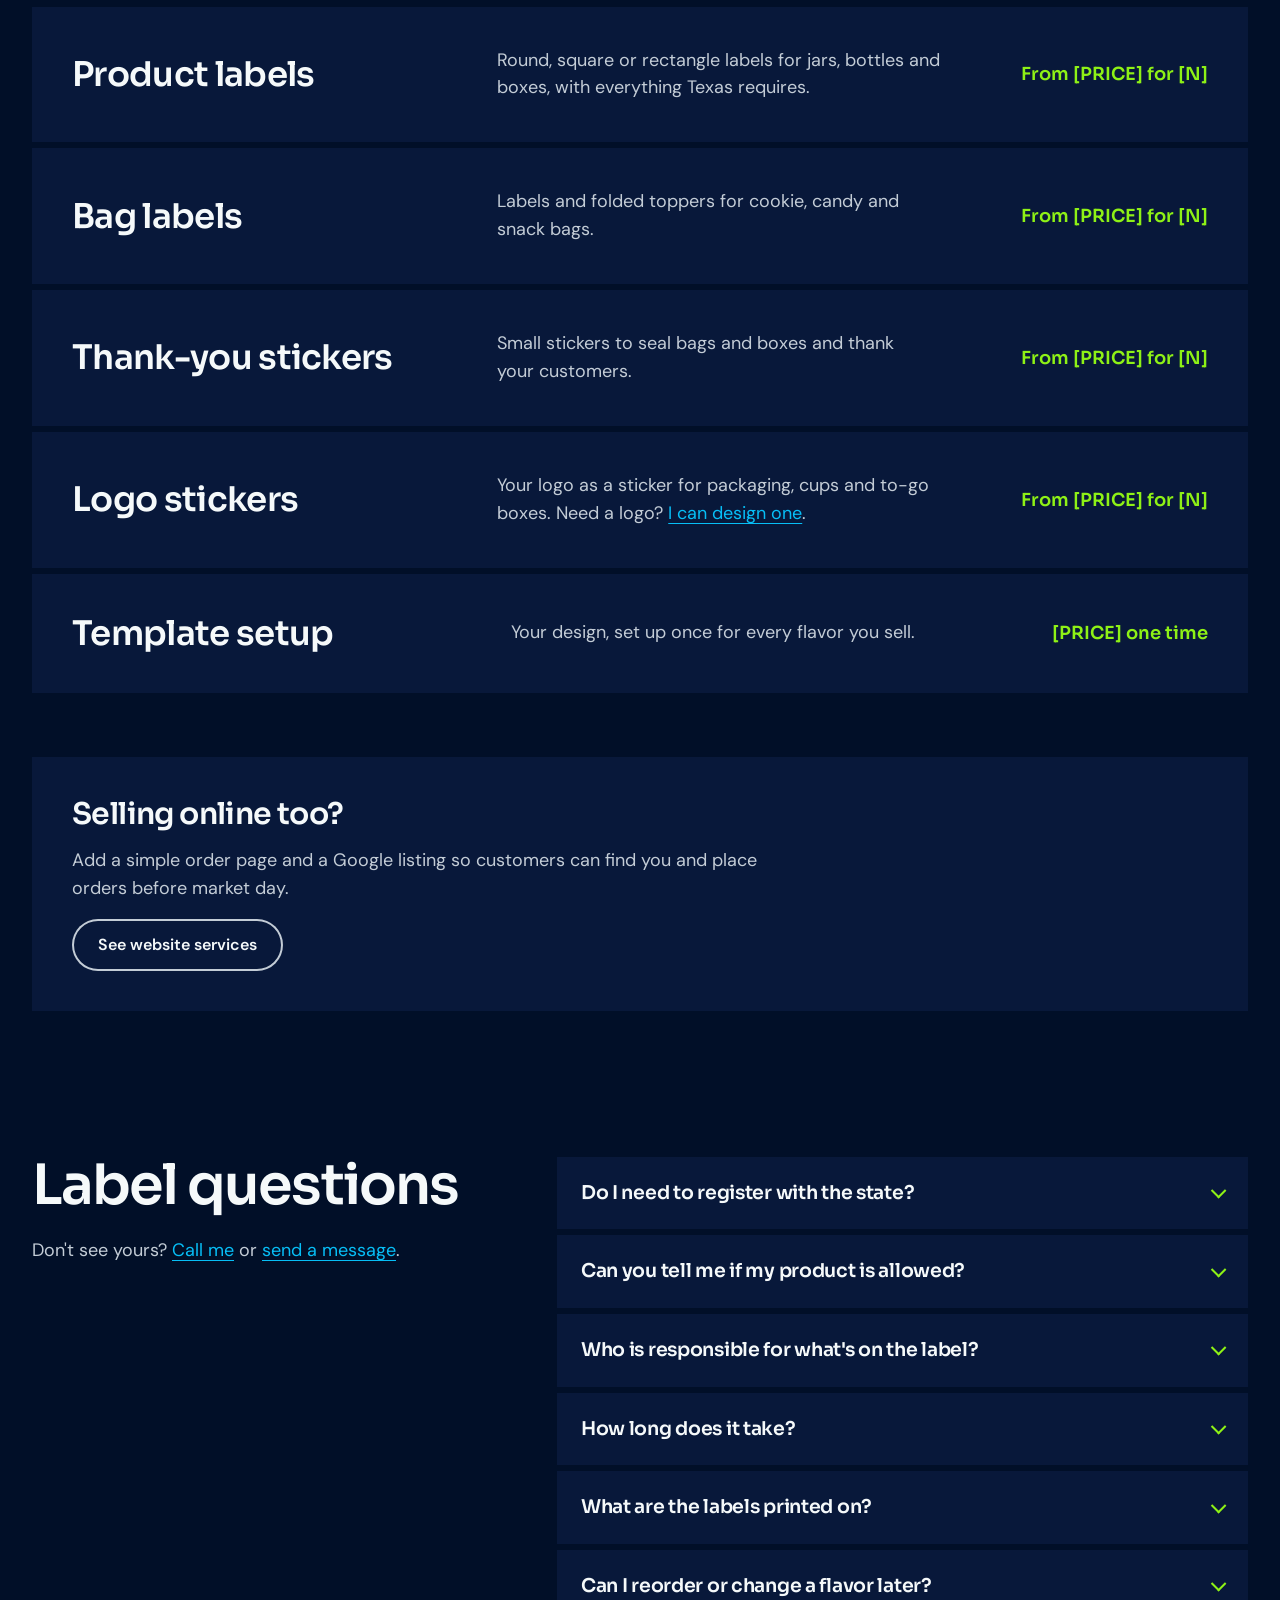
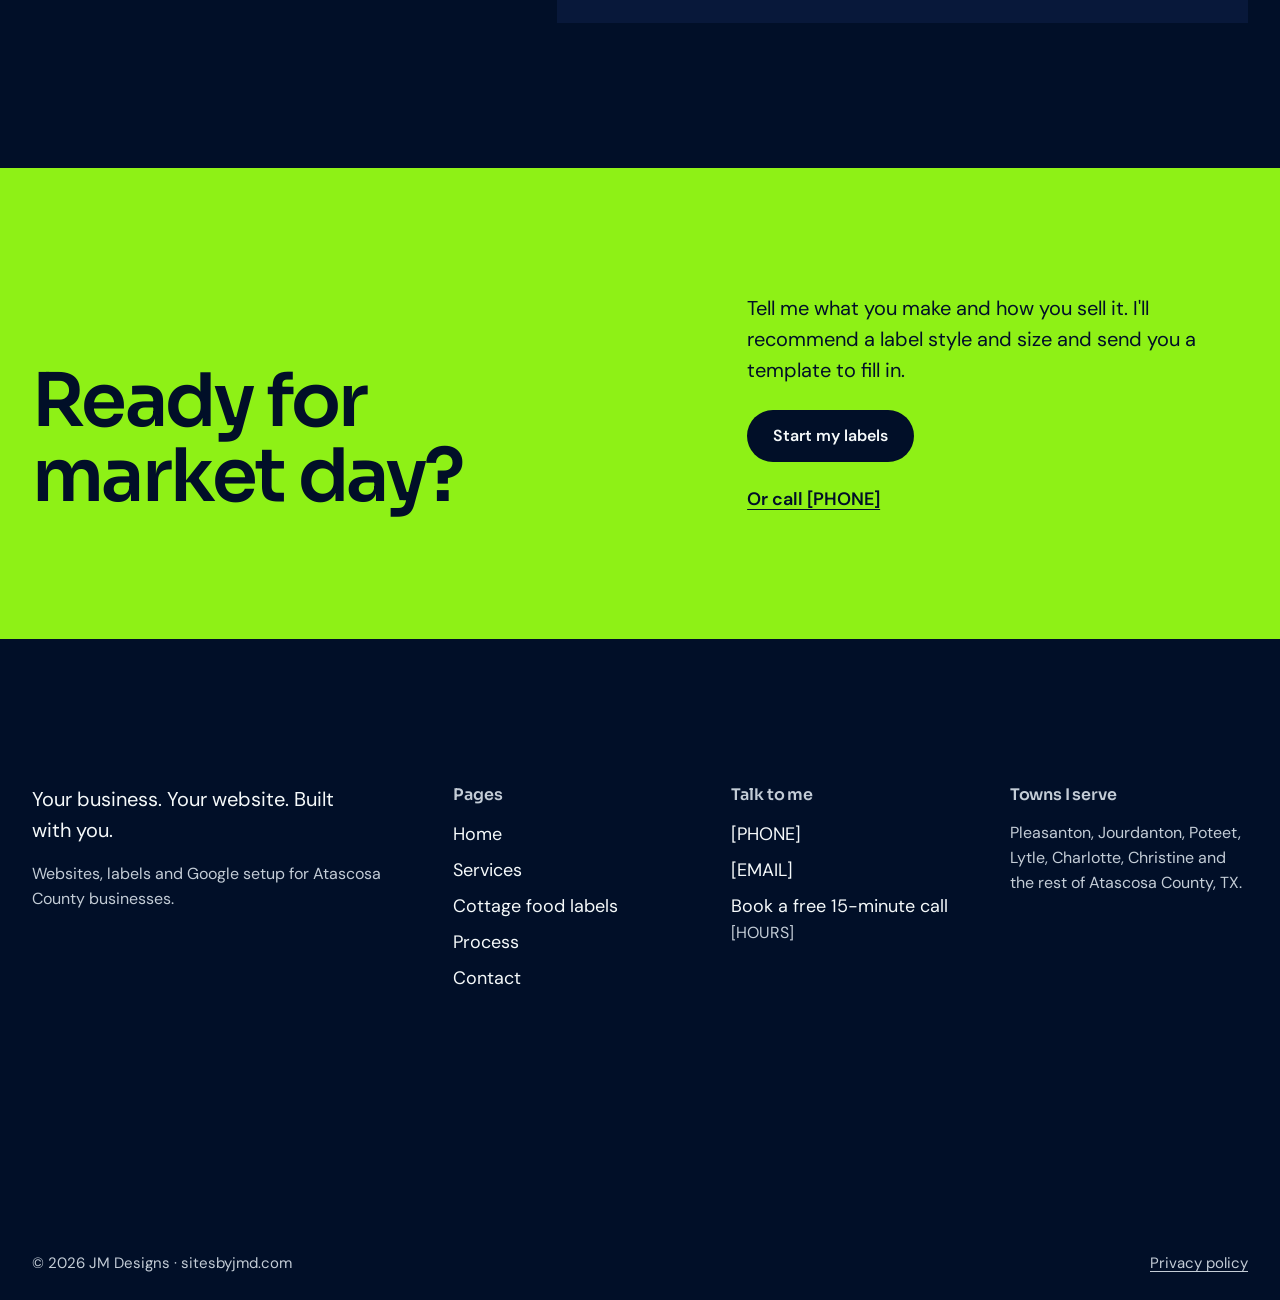
<file: labels.html>
<!doctype html>
<html lang="en">
<head>
  <meta charset="utf-8">
  <meta name="viewport" content="width=device-width, initial-scale=1">
  <title>Cottage Food Labels in Texas | JM Designs</title>
  <meta name="description" content="Label templates and printing for Texas cottage food sellers. Fill in your product details, approve a proof, and pick up printed labels in Atascosa County.">
  <link rel="canonical" href="https://sitesbyjmd.com/labels.html">
  <meta property="og:type" content="website">
  <meta property="og:site_name" content="JM Designs">
  <meta property="og:title" content="Cottage Food Labels in Texas | JM Designs">
  <meta property="og:description" content="Label templates and printing for Texas cottage food sellers. Fill in your product details, approve a proof, and pick up printed labels in Atascosa County.">
  <meta property="og:url" content="https://sitesbyjmd.com/labels.html">
  <meta property="og:image" content="https://sitesbyjmd.com/images/og-image.png">
  <meta property="og:image:width" content="1200">
  <meta property="og:image:height" content="630">
  <meta property="og:image:alt" content="JM Designs: websites for Atascosa County businesses">
  <meta name="twitter:card" content="summary_large_image">
  <meta name="theme-color" content="#010f28">
  <link rel="icon" href="favicon.ico" sizes="32x32">
  <link rel="icon" href="favicon.svg" type="image/svg+xml">
  <link rel="apple-touch-icon" href="apple-touch-icon.png">
  <link rel="preconnect" href="https://fonts.googleapis.com">
  <link rel="preconnect" href="https://fonts.gstatic.com" crossorigin>
  <link rel="stylesheet" href="https://fonts.googleapis.com/css2?family=DM+Sans:opsz,wght@9..40,400;9..40,500;9..40,600;9..40,700&amp;family=Sora:wght@500;600;700&amp;display=swap">
  <link rel="stylesheet" href="css/styles.css">
</head>
<body>
  <a class="skip-link" href="#main">Skip to content</a>
  <header class="site-header">
    <div class="wrap">
      <a class="brand" href="index.html" aria-label="JM Designs, home">
        <img class="brand-logo" src="images/logo-white.png" alt="" width="480" height="227">
      </a>
      <button class="nav-toggle" type="button" aria-expanded="false" aria-controls="site-nav">
        <span class="nav-toggle-bars" aria-hidden="true"></span> Menu
      </button>
      <nav id="site-nav" class="site-nav" aria-label="Main">
        <ul>
          <li><a href="services.html">Services</a></li>
          <li><a href="labels.html" aria-current="page">Labels</a></li>
          <li><a href="process.html">Process</a></li>
          <li><a href="contact.html">Contact</a></li>
        </ul>
        <div class="nav-cta">
          <a class="nav-phone" href="tel:+1PHONE_DIGITS">[PHONE]</a>
          <a class="btn btn-primary" href="contact.html#book">Book a free call</a>
        </div>
      </nav>
    </div>
  </header>

  <main id="main">
    <section class="page-head" aria-labelledby="page-title">
      <div class="wrap page-head-grid">
        <div data-reveal>
          <h1 id="page-title">Labels for your homemade food.</h1>
          <p class="lede">Pick a label template, fill in your product details, and I print your product labels, bag labels and stickers. Made for Texas cottage food sellers: bakers, candy makers, and jam, salsa and tamale makers.</p>
          <div class="btn-row">
            <a class="btn btn-primary" href="contact.html?service=labels#book">Start my labels</a>
            <a class="btn btn-ghost" href="#try">Try a template</a>
          </div>
        </div>
        <div class="label-stage" aria-hidden="true">
            <div class="label label--kraft">
              <p class="lb-biz">Your Kitchen Name</p>
              <p class="lb-product">Pecan Pralines</p>
              <p class="lb-ing"><b>Ingredients:</b> <span>sugar, pecans, butter, heavy cream, vanilla</span></p>
              <p class="lb-contains">Contains: milk, tree nuts</p>
              <p class="lb-made" hidden>Made on: ___ / ___ / ___</p>
              <p class="lb-batch" hidden>Batch #: ________</p>
              <p class="lb-disclosure">THIS PRODUCT WAS PRODUCED IN A PRIVATE RESIDENCE THAT IS NOT SUBJECT TO GOVERNMENTAL LICENSING OR INSPECTION.</p>
              <p class="lb-safe" hidden>SAFE HANDLING INSTRUCTIONS: To prevent illness from bacteria, keep this food refrigerated or frozen until the food is prepared for consumption.</p>
              <p class="lb-addr">Your street address, town, TX</p>
            </div>
            <div class="label label--classic">
              <p class="lb-biz">Your Kitchen Name</p>
              <p class="lb-product">Pecan Pralines</p>
              <p class="lb-ing"><b>Ingredients:</b> <span>sugar, pecans, butter, heavy cream, vanilla</span></p>
              <p class="lb-contains">Contains: milk, tree nuts</p>
              <p class="lb-made" hidden>Made on: ___ / ___ / ___</p>
              <p class="lb-batch" hidden>Batch #: ________</p>
              <p class="lb-disclosure">THIS PRODUCT WAS PRODUCED IN A PRIVATE RESIDENCE THAT IS NOT SUBJECT TO GOVERNMENTAL LICENSING OR INSPECTION.</p>
              <p class="lb-safe" hidden>SAFE HANDLING INSTRUCTIONS: To prevent illness from bacteria, keep this food refrigerated or frozen until the food is prepared for consumption.</p>
              <p class="lb-addr">Your street address, town, TX</p>
            </div>
        </div>
      </div>
    </section>

    <section class="section" aria-labelledby="how-labels-title">
      <div class="wrap">
        <div class="section-head split" data-reveal>
          <h2 id="how-labels-title">How it works</h2>
          <p>You know your recipe. I make sure it fits on a clean label with everything Texas requires, then print it.</p>
        </div>
        <ol class="steps four" data-reveal>
          <li><h3>Pick a template</h3><p>Choose a style and size for your product labels, bag labels and stickers.</p></li>
          <li><h3>Fill in your details</h3><p>Product name, ingredients, allergens, and your address or DSHS registration number.</p></li>
          <li><h3>Approve a proof</h3><p>I lay it out and send you a proof. Nothing prints until you approve it.</p></li>
          <li><h3>Pick up your labels</h3><p>I print them and you pick up, or I deliver in Atascosa County.</p></li>
        </ol>
      </div>
    </section>

    <section class="section field-paper" id="try" aria-labelledby="try-title">
      <div class="wrap builder">
        <div class="builder-form" data-reveal>
          <h2 id="try-title">Try a template</h2>
          <p class="muted">Type your own product and watch the label fill in. This is a preview. Nothing you type is sent anywhere.</p>
          <form id="label-form" class="builder-fields">
            <fieldset class="styles">
              <legend>Style</legend>
              <label class="swatch swatch--classic"><input type="radio" name="labelstyle" value="classic" checked> Classic</label>
              <label class="swatch swatch--kraft"><input type="radio" name="labelstyle" value="kraft"> Kraft</label>
              <label class="swatch swatch--bright"><input type="radio" name="labelstyle" value="bright"> Bright</label>
            </fieldset>
            <div class="two">
              <div class="field"><label for="lb-biz">Business name</label><input class="input" id="lb-biz" type="text" placeholder="Your Kitchen Name" maxlength="36"></div>
              <div class="field"><label for="lb-product">Product name</label><input class="input" id="lb-product" type="text" placeholder="Pecan Pralines" maxlength="36"></div>
            </div>
            <div class="field"><label for="lb-ing">Ingredients <span class="hint">(most to least, by weight)</span></label><textarea class="textarea short" id="lb-ing" placeholder="sugar, pecans, butter, heavy cream, vanilla" maxlength="240"></textarea></div>
            <fieldset class="allergens">
              <legend>Contains <span class="hint">(major allergens)</span></legend>
              <div class="checks">
                  <label class="check"><input type="checkbox" name="allergen" value="milk" checked> Milk</label>
                  <label class="check"><input type="checkbox" name="allergen" value="eggs"> Eggs</label>
                  <label class="check"><input type="checkbox" name="allergen" value="wheat"> Wheat</label>
                  <label class="check"><input type="checkbox" name="allergen" value="soy"> Soy</label>
                  <label class="check"><input type="checkbox" name="allergen" value="peanuts"> Peanuts</label>
                  <label class="check"><input type="checkbox" name="allergen" value="tree nuts" checked> Tree nuts</label>
                  <label class="check"><input type="checkbox" name="allergen" value="sesame"> Sesame</label>
                  <label class="check"><input type="checkbox" name="allergen" value="fish"> Fish</label>
                  <label class="check"><input type="checkbox" name="allergen" value="shellfish"> Shellfish</label>
              </div>
            </fieldset>
            <div class="field"><label for="lb-addr">Your address, or DSHS registration number</label><input class="input" id="lb-addr" type="text" placeholder="Your street address, town, TX" maxlength="60"></div>
            <fieldset class="extras">
              <legend>Does this product need&hellip;</legend>
              <label class="check"><input type="checkbox" id="lb-tcs"> Refrigeration or freezing (adds the date made and safe-handling statement)</label>
              <label class="check"><input type="checkbox" id="lb-pickled"> A batch number (pickled, fermented or canned goods)</label>
            </fieldset>
          </form>
        </div>
        <div class="builder-preview">
          <div class="label-frame" aria-live="polite">
            <div class="label label--classic" id="lb-label">
              <p class="lb-biz" id="lb-out-biz">Your Kitchen Name</p>
              <p class="lb-product" id="lb-out-product">Pecan Pralines</p>
              <p class="lb-ing"><b>Ingredients:</b> <span id="lb-out-ing">sugar, pecans, butter, heavy cream, vanilla</span></p>
              <p class="lb-contains" id="lb-out-contains">Contains: milk, tree nuts</p>
              <p class="lb-made" id="lb-out-made" hidden>Made on: ___ / ___ / ___</p>
              <p class="lb-batch" id="lb-out-batch" hidden>Batch #: ________</p>
              <p class="lb-disclosure">THIS PRODUCT WAS PRODUCED IN A PRIVATE RESIDENCE THAT IS NOT SUBJECT TO GOVERNMENTAL LICENSING OR INSPECTION.</p>
              <p class="lb-safe" id="lb-out-safe" hidden>SAFE HANDLING INSTRUCTIONS: To prevent illness from bacteria, keep this food refrigerated or frozen until the food is prepared for consumption.</p>
              <p class="lb-addr" id="lb-out-addr">Your street address, town, TX</p>
            </div>
          </div>
          <p class="muted small">The safe-handling statement has to be at least 12-point. If it doesn't fit on a small label, it can go on the receipt instead.</p>
        </div>
      </div>
    </section>

    <section class="section" aria-labelledby="rules-title">
      <div class="wrap faq">
        <div class="section-head" data-reveal>
          <h2 id="rules-title">What Texas requires on your label</h2>
          <p>Every template has a spot for each of these. Rules change, so check the <a href="https://www.dshs.texas.gov/foodestablishments/cfpo">Texas DSHS cottage food page</a> before you sell.</p>
        </div>
        <ul class="svc-list rules" data-reveal>
          <li>Your business name, and your address or DSHS registration number</li>
          <li>The common name of the product, like "pecan pralines"</li>
          <li>Any major allergens, like milk, eggs, wheat, soy, peanuts, tree nuts or sesame</li>
          <li>The statement: &ldquo;This product was produced in a private residence that is not subject to governmental licensing or inspection.&rdquo;</li>
          <li>Foods that need refrigeration: the date made, and the safe-handling statement in at least 12-point type (on the label or the receipt)</li>
          <li>Pickled, fermented and canned goods: a batch number</li>
        </ul>
      </div>
      <div class="wrap">
        <p class="fine-print">I design and print labels from the information you provide. You're responsible for the accuracy of that information and for following Texas cottage food law. This isn't legal advice.</p>
      </div>
    </section>

    <section class="section" aria-labelledby="formats-title">
      <div class="wrap">
        <div class="section-head split" data-reveal>
          <h2 id="formats-title">What I print</h2>
          <p>Your first order includes setting up your template. Reorders are just printing.</p>
        </div>
        <ul class="service-index static" data-reveal>
          <li><div><h3>Product labels</h3><p>Round, square or rectangle labels for jars, bottles and boxes, with everything Texas requires.</p><span class="price">From [PRICE] for [N]</span></div></li>
          <li><div><h3>Bag labels</h3><p>Labels and folded toppers for cookie, candy and snack bags.</p><span class="price">From [PRICE] for [N]</span></div></li>
          <li><div><h3>Thank-you stickers</h3><p>Small stickers to seal bags and boxes and thank your customers.</p><span class="price">From [PRICE] for [N]</span></div></li>
          <li><div><h3>Logo stickers</h3><p>Your logo as a sticker for packaging, cups and to-go boxes. Need a logo? <a href="services.html#graphics">I can design one</a>.</p><span class="price">From [PRICE] for [N]</span></div></li>
          <li><div><h3>Template setup</h3><p>Your design, set up once for every flavor you sell.</p><span class="price">[PRICE] one time</span></div></li>
        </ul>
        <div class="addon" data-reveal>
          <h3>Selling online too?</h3>
          <p>Add a simple order page and a Google listing so customers can find you and place orders before market day.</p>
          <a class="btn btn-ghost" href="services.html">See website services</a>
        </div>
      </div>
    </section>

    <section class="section" aria-labelledby="labels-faq-title">
      <div class="wrap faq">
        <div class="section-head" data-reveal>
          <h2 id="labels-faq-title">Label questions</h2>
          <p>Don't see yours? <a href="tel:+1PHONE_DIGITS">Call me</a> or <a href="contact.html?service=labels#book">send a message</a>.</p>
        </div>
        <div class="faq-list">
          <details>
            <summary>Do I need to register with the state?</summary>
            <div class="answer"><p>Only in some cases: if you sell food that has to stay refrigerated, if you sell through a cottage food vendor, or if you want a registration number on your label instead of your home address. Check the <a href="https://www.dshs.texas.gov/foodestablishments/cfpo">Texas DSHS cottage food page</a> for the current rules.</p></div>
          </details>
          <details>
            <summary>Can you tell me if my product is allowed?</summary>
            <div class="answer"><p>No. I design and print labels; I&rsquo;m not a lawyer or a health inspector. The <a href="https://www.dshs.texas.gov/foodestablishments/cfpo">Texas DSHS cottage food page</a> lists what you can sell and is the place to check.</p></div>
          </details>
          <details>
            <summary>Who is responsible for what's on the label?</summary>
            <div class="answer"><p>You are. You give me the product name, ingredients, allergens and your address or registration number, and you approve a proof before anything prints. I lay it out so every required item is there and readable.</p></div>
          </details>
          <details>
            <summary>How long does it take?</summary>
            <div class="answer"><p>[DRAFT] You get a proof within [N] business days, and labels are ready about [N] business days after you approve it. Pickup or delivery anywhere in Atascosa County.</p></div>
          </details>
          <details>
            <summary>What are the labels printed on?</summary>
            <div class="answer"><p>[DRAFT] Matte or glossy sticker paper. Water-resistant and freezer-safe options are available for drinks, sauces and frozen foods.</p></div>
          </details>
          <details>
            <summary>Can I reorder or change a flavor later?</summary>
            <div class="answer"><p>Yes. Your template is saved, so reorders and new flavors only need the new details.</p></div>
          </details>
        </div>
      </div>
    </section>

    <section class="cta-band" aria-labelledby="cta-title">
      <div class="wrap" data-reveal>
        <h2 id="cta-title">Ready for market day?</h2>
        <div class="cta-side">
          <p>Tell me what you make and how you sell it. I'll recommend a label style and size and send you a template to fill in.</p>
          <a class="btn btn-navy" href="contact.html?service=labels#book">Start my labels</a>
          <a href="tel:+1PHONE_DIGITS">Or call [PHONE]</a>
        </div>
      </div>
    </section>
  </main>

  <footer class="site-footer">
    <div class="wrap">
      <div class="footer-grid">
        <div class="footer-lead">
          <p>Your business. Your website. Built with you.</p>
          <p class="muted">Websites, labels and Google setup for Atascosa County businesses.</p>
        </div>
        <div>
          <h2>Pages</h2>
          <ul>
            <li><a href="index.html">Home</a></li>
            <li><a href="services.html">Services</a></li>
            <li><a href="labels.html">Cottage food labels</a></li>
            <li><a href="process.html">Process</a></li>
            <li><a href="contact.html">Contact</a></li>
          </ul>
        </div>
        <div>
          <h2>Talk to me</h2>
          <ul>
            <li><a href="tel:+1PHONE_DIGITS">[PHONE]</a></li>
            <li><a href="mailto:EMAIL_ADDRESS">[EMAIL]</a></li>
            <li><a href="contact.html#book">Book a free 15-minute call</a></li>
          </ul>
          <p>[HOURS]</p>
        </div>
        <div>
          <h2>Towns I serve</h2>
          <p>Pleasanton, Jourdanton, Poteet, Lytle, Charlotte, Christine and the rest of Atascosa County, TX.</p>
          <ul>
          </ul>
        </div>
      </div>
      <p class="footer-word" aria-hidden="true">JM Designs</p>
    </div>
    <div class="footer-base-band">
      <div class="wrap footer-base">
        <span>&copy; 2026 JM Designs &middot; sitesbyjmd.com</span>
        <a href="privacy.html">Privacy policy</a>
      </div>
    </div>
  </footer>
  <script src="js/main.js" defer></script>
</body>
</html>
</file>
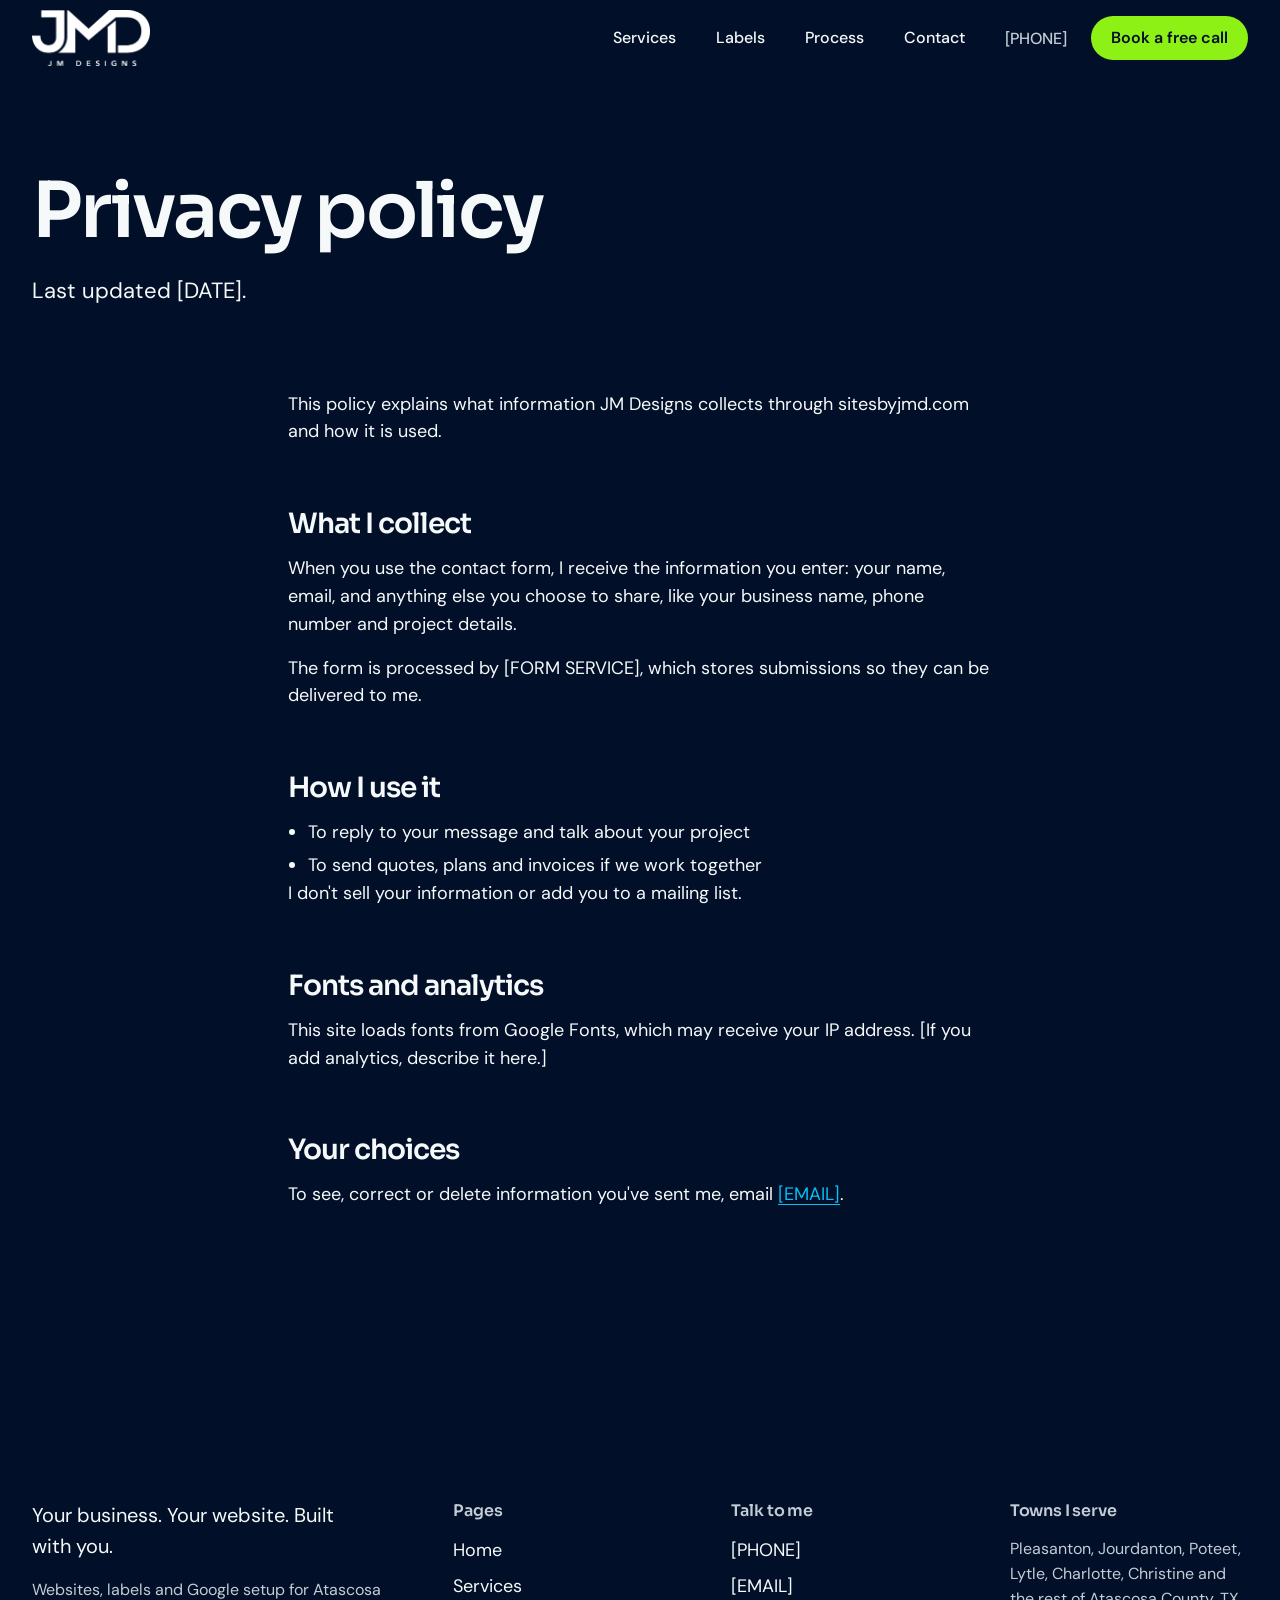
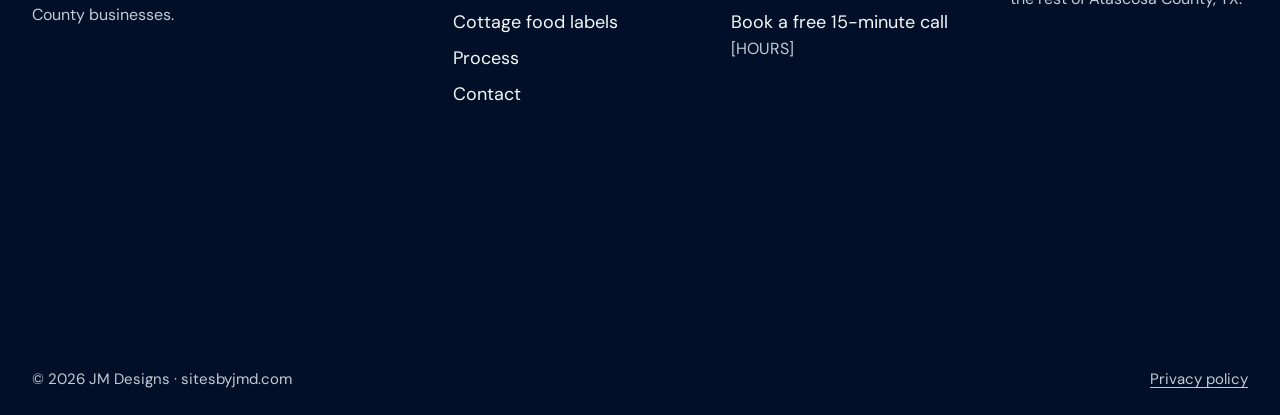
<file: privacy.html>
<!doctype html>
<html lang="en">
<head>
  <meta charset="utf-8">
  <meta name="viewport" content="width=device-width, initial-scale=1">
  <title>Privacy Policy | JM Designs</title>
  <meta name="description" content="How JM Designs uses the information you send through the contact form on sitesbyjmd.com.">
  <link rel="canonical" href="https://sitesbyjmd.com/privacy.html">
  <meta property="og:type" content="website">
  <meta property="og:site_name" content="JM Designs">
  <meta property="og:title" content="Privacy Policy | JM Designs">
  <meta property="og:description" content="How JM Designs uses the information you send through the contact form on sitesbyjmd.com.">
  <meta property="og:url" content="https://sitesbyjmd.com/privacy.html">
  <meta property="og:image" content="https://sitesbyjmd.com/images/og-image.png">
  <meta property="og:image:width" content="1200">
  <meta property="og:image:height" content="630">
  <meta property="og:image:alt" content="JM Designs: websites for Atascosa County businesses">
  <meta name="twitter:card" content="summary_large_image">
  <meta name="theme-color" content="#010f28">
  <link rel="icon" href="favicon.ico" sizes="32x32">
  <link rel="icon" href="favicon.svg" type="image/svg+xml">
  <link rel="apple-touch-icon" href="apple-touch-icon.png">
  <link rel="preconnect" href="https://fonts.googleapis.com">
  <link rel="preconnect" href="https://fonts.gstatic.com" crossorigin>
  <link rel="stylesheet" href="https://fonts.googleapis.com/css2?family=DM+Sans:opsz,wght@9..40,400;9..40,500;9..40,600;9..40,700&amp;family=Sora:wght@500;600;700&amp;display=swap">
  <link rel="stylesheet" href="css/styles.css">
</head>
<body>
  <a class="skip-link" href="#main">Skip to content</a>
  <header class="site-header">
    <div class="wrap">
      <a class="brand" href="index.html" aria-label="JM Designs, home">
        <img class="brand-logo" src="images/logo-white.png" alt="" width="480" height="227">
      </a>
      <button class="nav-toggle" type="button" aria-expanded="false" aria-controls="site-nav">
        <span class="nav-toggle-bars" aria-hidden="true"></span> Menu
      </button>
      <nav id="site-nav" class="site-nav" aria-label="Main">
        <ul>
          <li><a href="services.html">Services</a></li>
          <li><a href="labels.html">Labels</a></li>
          <li><a href="process.html">Process</a></li>
          <li><a href="contact.html">Contact</a></li>
        </ul>
        <div class="nav-cta">
          <a class="nav-phone" href="tel:+1PHONE_DIGITS">[PHONE]</a>
          <a class="btn btn-primary" href="contact.html#book">Book a free call</a>
        </div>
      </nav>
    </div>
  </header>

  <main id="main">
    <section class="page-head" aria-labelledby="page-title">
      <div class="wrap">
        <h1 id="page-title">Privacy policy</h1>
        <p class="lede">Last updated [DATE]. <!-- DRAFT: have this reviewed before launch --></p>
      </div>
    </section>
    <section class="section">
      <div class="wrap prose">
        <p>This policy explains what information JM Designs collects through sitesbyjmd.com and how it is used.</p>
        <h2>What I collect</h2>
        <p>When you use the contact form, I receive the information you enter: your name, email, and anything else you choose to share, like your business name, phone number and project details.</p>
        <p>The form is processed by [FORM SERVICE], which stores submissions so they can be delivered to me.</p>
        <h2>How I use it</h2>
        <ul>
          <li>To reply to your message and talk about your project</li>
          <li>To send quotes, plans and invoices if we work together</li>
        </ul>
        <p>I don't sell your information or add you to a mailing list.</p>
        <h2>Fonts and analytics</h2>
        <p>This site loads fonts from Google Fonts, which may receive your IP address. [If you add analytics, describe it here.]</p>
        <h2>Your choices</h2>
        <p>To see, correct or delete information you've sent me, email <a href="mailto:EMAIL_ADDRESS">[EMAIL]</a>.</p>
      </div>
    </section>
  </main>

  <footer class="site-footer">
    <div class="wrap">
      <div class="footer-grid">
        <div class="footer-lead">
          <p>Your business. Your website. Built with you.</p>
          <p class="muted">Websites, labels and Google setup for Atascosa County businesses.</p>
        </div>
        <div>
          <h2>Pages</h2>
          <ul>
            <li><a href="index.html">Home</a></li>
            <li><a href="services.html">Services</a></li>
            <li><a href="labels.html">Cottage food labels</a></li>
            <li><a href="process.html">Process</a></li>
            <li><a href="contact.html">Contact</a></li>
          </ul>
        </div>
        <div>
          <h2>Talk to me</h2>
          <ul>
            <li><a href="tel:+1PHONE_DIGITS">[PHONE]</a></li>
            <li><a href="mailto:EMAIL_ADDRESS">[EMAIL]</a></li>
            <li><a href="contact.html#book">Book a free 15-minute call</a></li>
          </ul>
          <p>[HOURS]</p>
        </div>
        <div>
          <h2>Towns I serve</h2>
          <p>Pleasanton, Jourdanton, Poteet, Lytle, Charlotte, Christine and the rest of Atascosa County, TX.</p>
          <ul>
          </ul>
        </div>
      </div>
      <p class="footer-word" aria-hidden="true">JM Designs</p>
    </div>
    <div class="footer-base-band">
      <div class="wrap footer-base">
        <span>&copy; 2026 JM Designs &middot; sitesbyjmd.com</span>
        <a href="privacy.html">Privacy policy</a>
      </div>
    </div>
  </footer>
  <script src="js/main.js" defer></script>
</body>
</html>
</file>
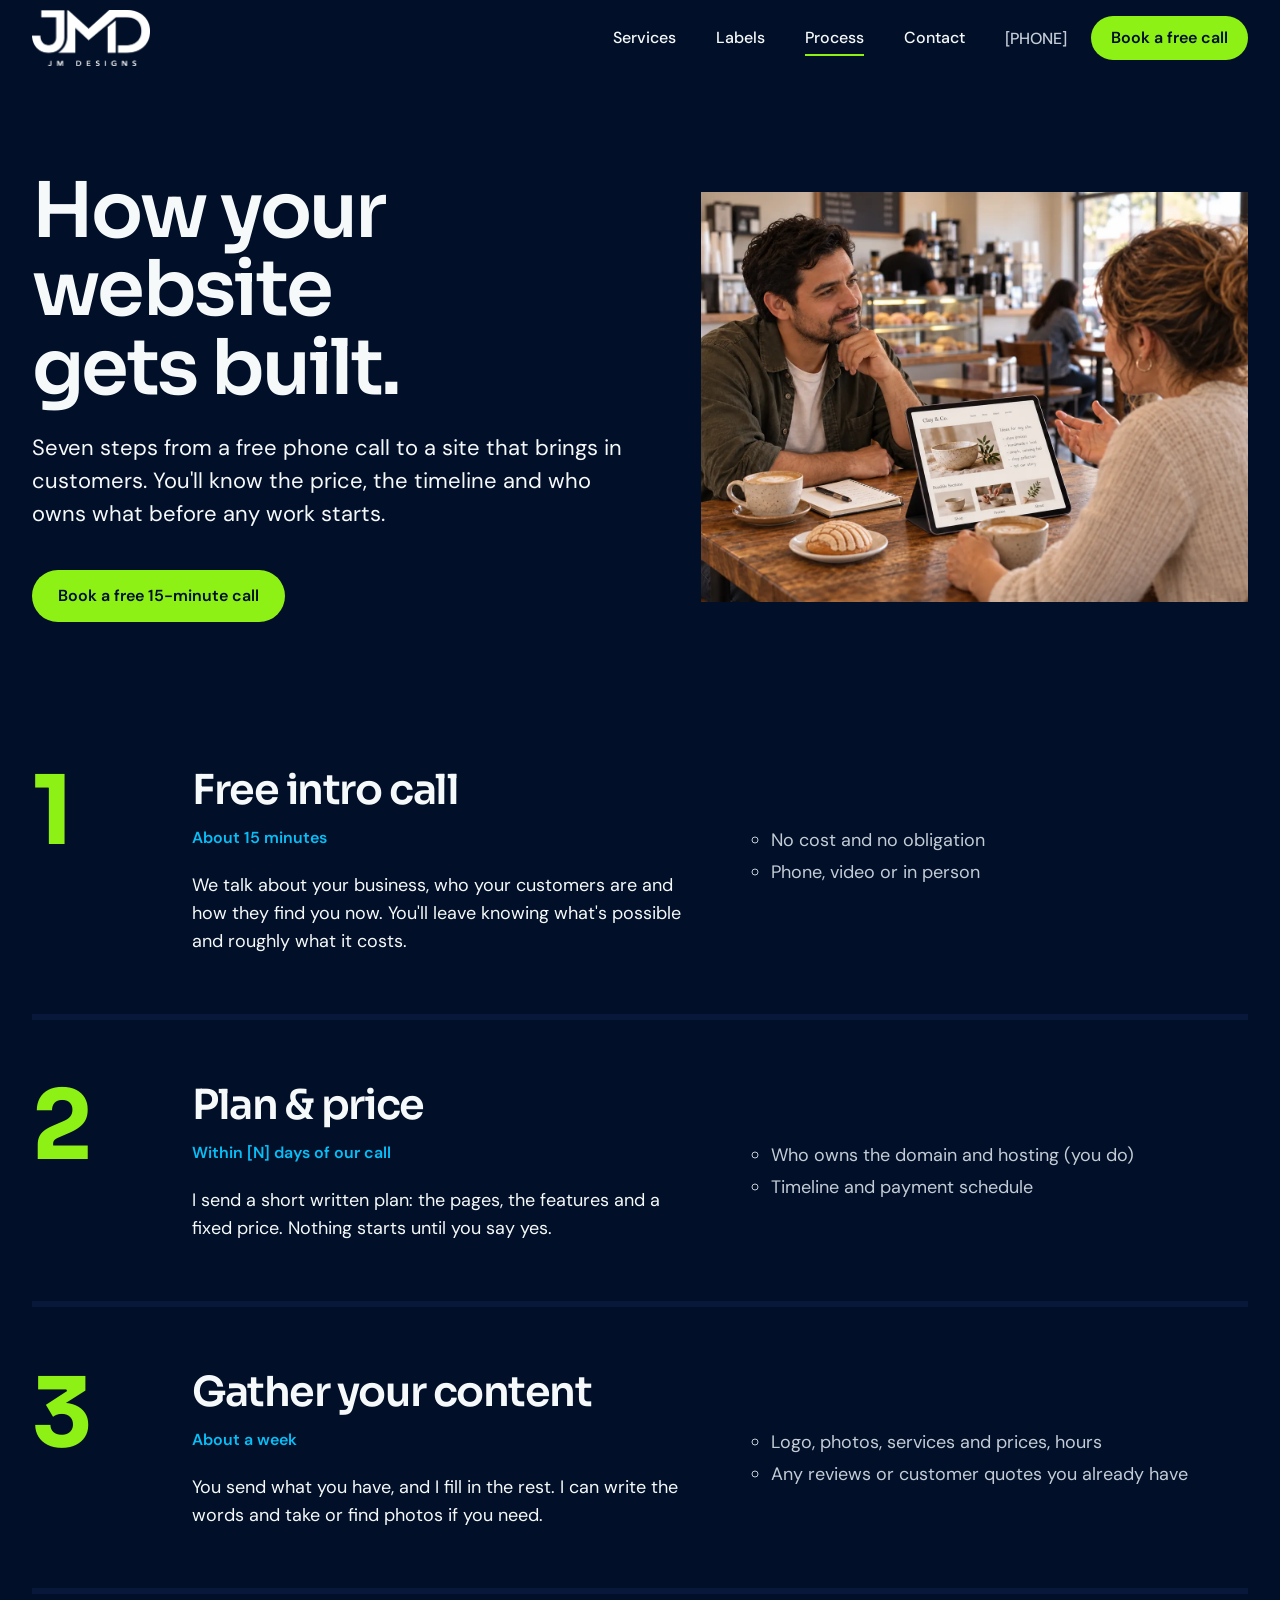
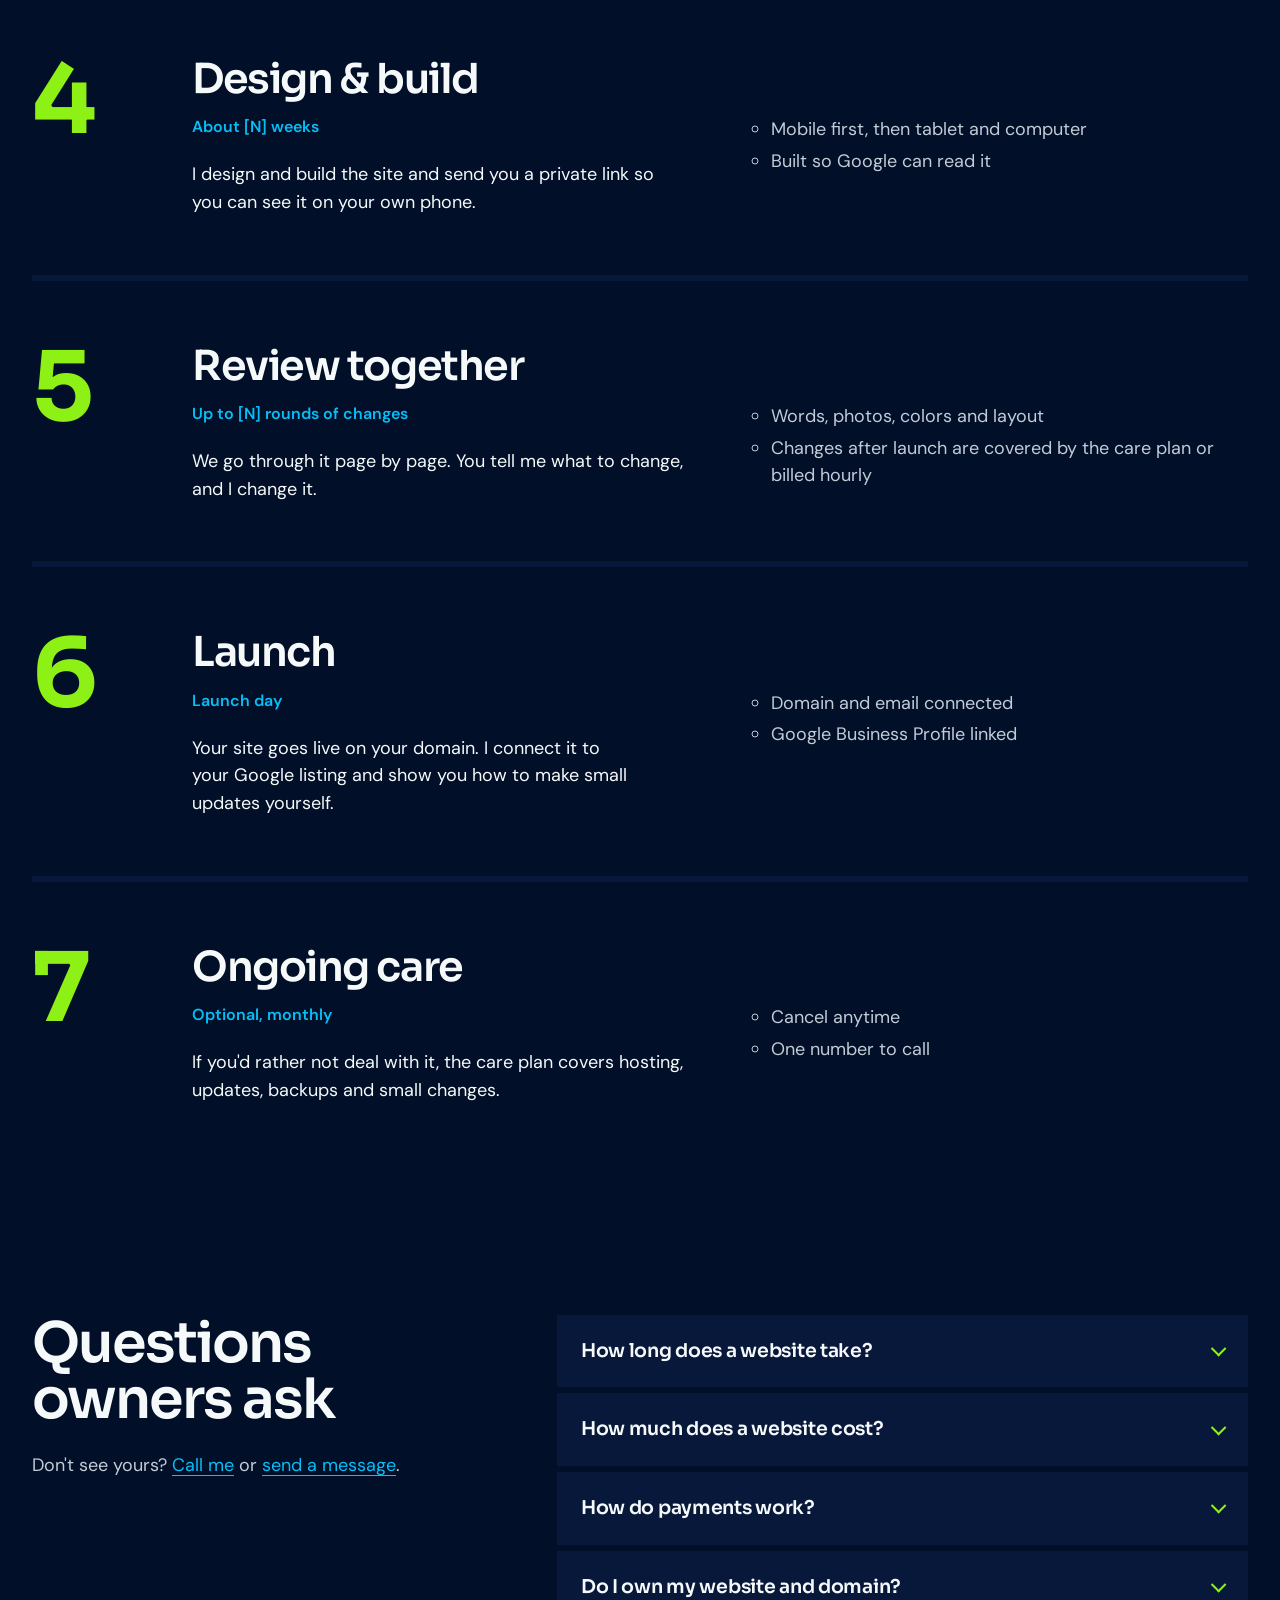
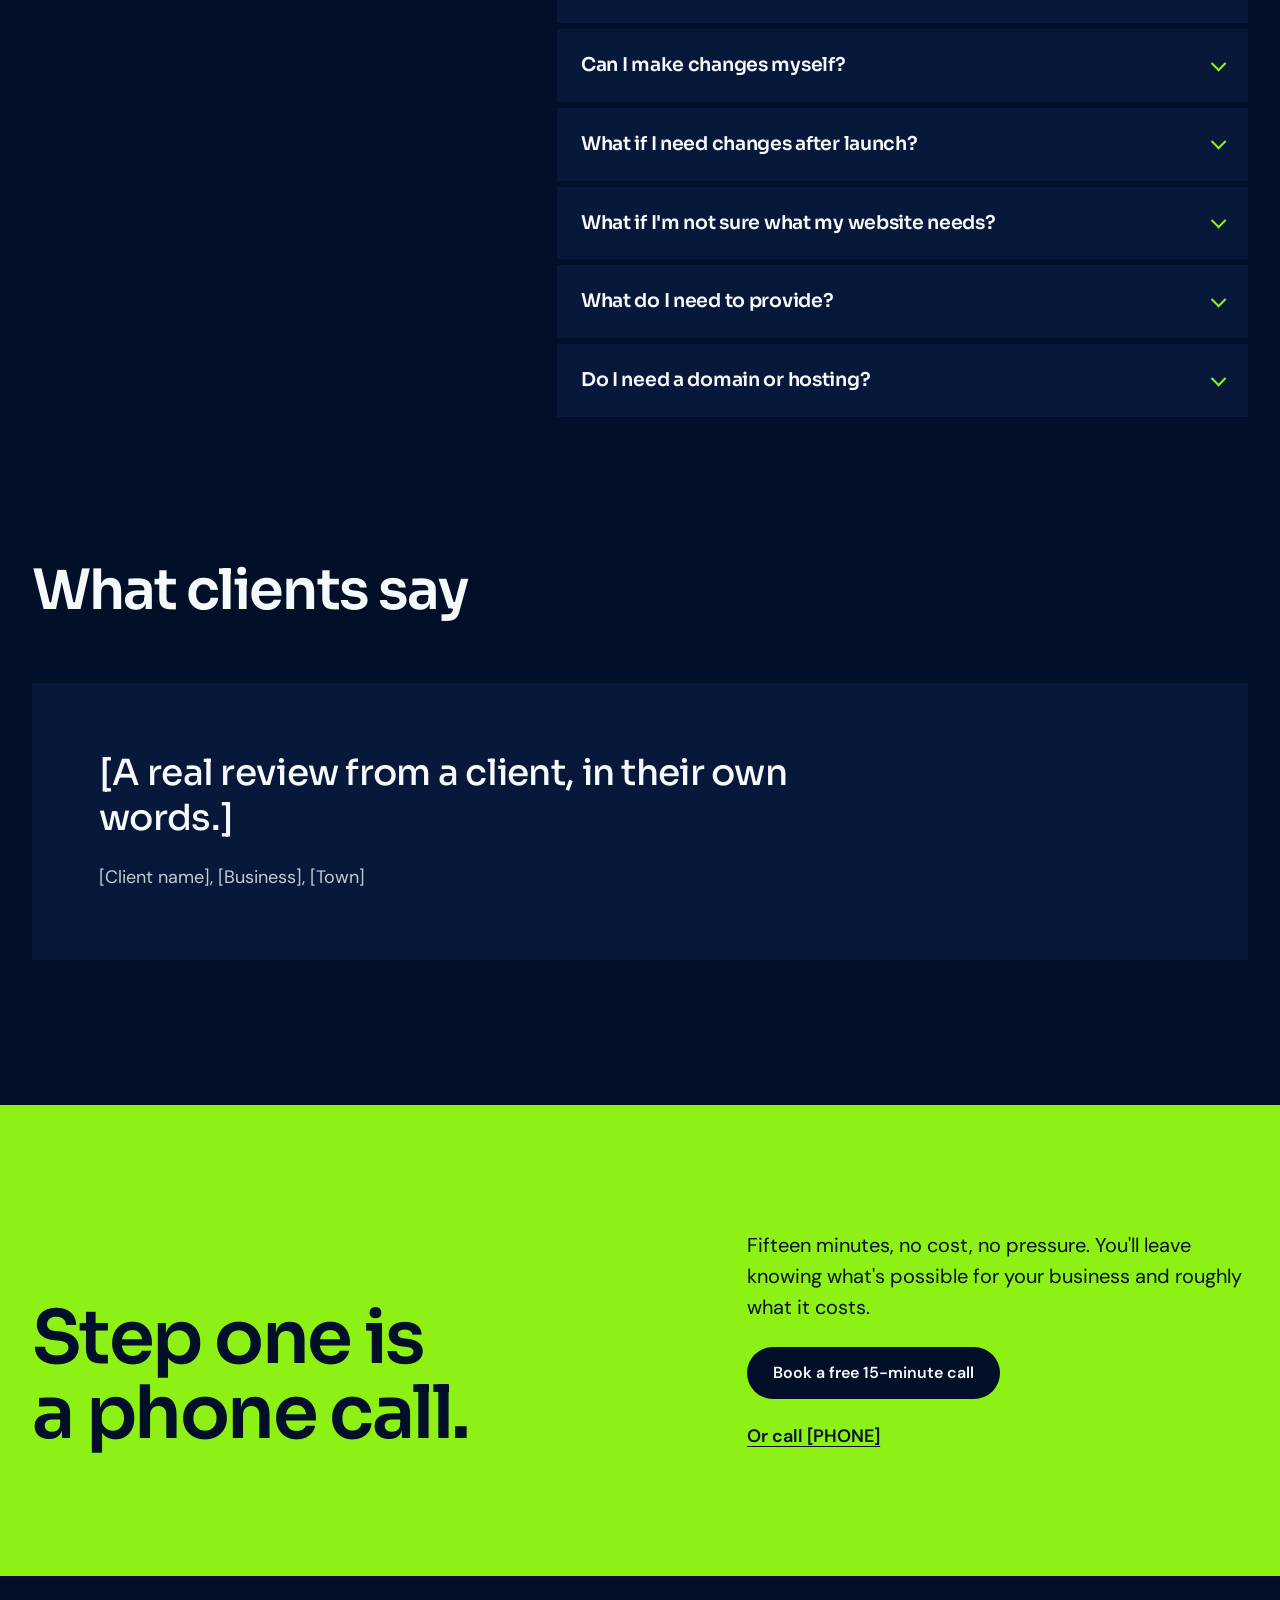
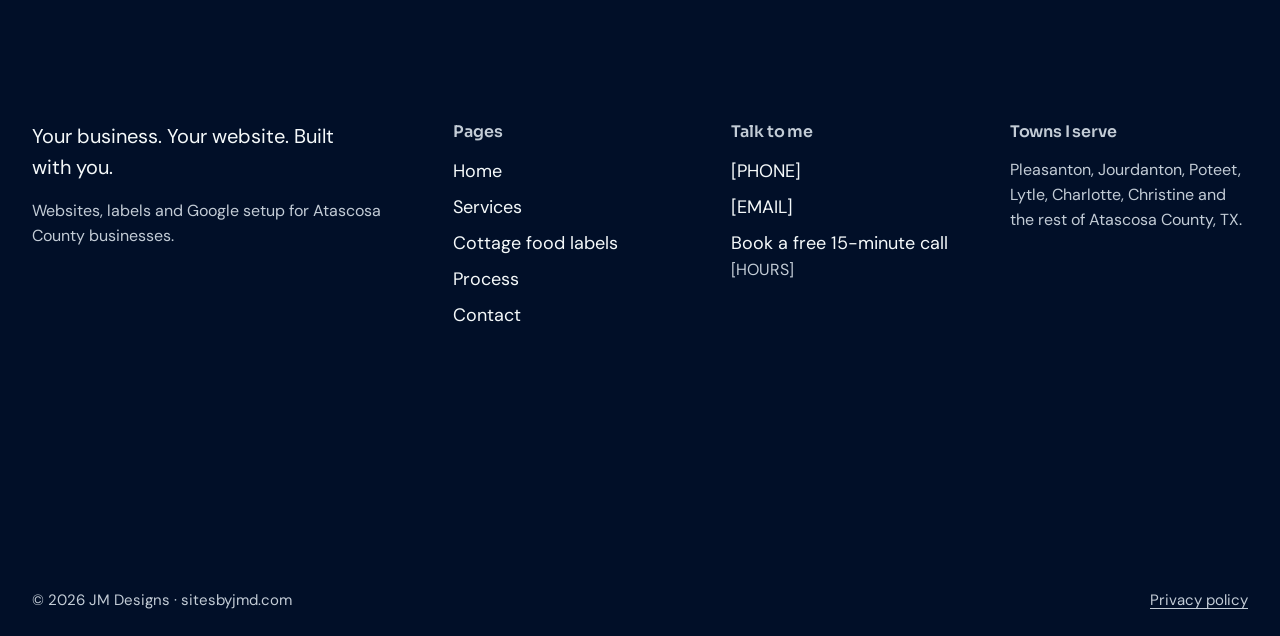
<file: process.html>
<!doctype html>
<html lang="en">
<head>
  <meta charset="utf-8">
  <meta name="viewport" content="width=device-width, initial-scale=1">
  <title>How Our Website Process Works | JM Designs</title>
  <meta name="description" content="From a free 15-minute call to launch day: the steps, timeline, what you provide and who owns what when JM Designs builds your website.">
  <link rel="canonical" href="https://sitesbyjmd.com/process.html">
  <meta property="og:type" content="website">
  <meta property="og:site_name" content="JM Designs">
  <meta property="og:title" content="How Our Website Process Works | JM Designs">
  <meta property="og:description" content="From a free 15-minute call to launch day: the steps, timeline, what you provide and who owns what when JM Designs builds your website.">
  <meta property="og:url" content="https://sitesbyjmd.com/process.html">
  <meta property="og:image" content="https://sitesbyjmd.com/images/og-image.png">
  <meta property="og:image:width" content="1200">
  <meta property="og:image:height" content="630">
  <meta property="og:image:alt" content="JM Designs: websites for Atascosa County businesses">
  <meta name="twitter:card" content="summary_large_image">
  <meta name="theme-color" content="#010f28">
  <link rel="icon" href="favicon.ico" sizes="32x32">
  <link rel="icon" href="favicon.svg" type="image/svg+xml">
  <link rel="apple-touch-icon" href="apple-touch-icon.png">
  <link rel="preconnect" href="https://fonts.googleapis.com">
  <link rel="preconnect" href="https://fonts.gstatic.com" crossorigin>
  <link rel="stylesheet" href="https://fonts.googleapis.com/css2?family=DM+Sans:opsz,wght@9..40,400;9..40,500;9..40,600;9..40,700&amp;family=Sora:wght@500;600;700&amp;display=swap">
  <link rel="stylesheet" href="css/styles.css">
</head>
<body>
  <a class="skip-link" href="#main">Skip to content</a>
  <header class="site-header">
    <div class="wrap">
      <a class="brand" href="index.html" aria-label="JM Designs, home">
        <img class="brand-logo" src="images/logo-white.png" alt="" width="480" height="227">
      </a>
      <button class="nav-toggle" type="button" aria-expanded="false" aria-controls="site-nav">
        <span class="nav-toggle-bars" aria-hidden="true"></span> Menu
      </button>
      <nav id="site-nav" class="site-nav" aria-label="Main">
        <ul>
          <li><a href="services.html">Services</a></li>
          <li><a href="labels.html">Labels</a></li>
          <li><a href="process.html" aria-current="page">Process</a></li>
          <li><a href="contact.html">Contact</a></li>
        </ul>
        <div class="nav-cta">
          <a class="nav-phone" href="tel:+1PHONE_DIGITS">[PHONE]</a>
          <a class="btn btn-primary" href="contact.html#book">Book a free call</a>
        </div>
      </nav>
    </div>
  </header>

  <main id="main">
    <section class="page-head" aria-labelledby="page-title">
      <div class="wrap page-head-grid">
        <div data-reveal>
        <h1 id="page-title">How your website gets built.</h1>
        <p class="lede">Seven steps from a free phone call to a site that brings in customers. You'll know the price, the timeline and who owns what before any work starts.</p>
        <div class="btn-row"><a class="btn btn-primary" href="contact.html#book">Book a free 15-minute call</a></div>
      </div>
        <figure class="page-head-media">
          <img src="images/first-meeting.webp" alt="A business owner describing ideas for her website over coffee" width="1536" height="1024" fetchpriority="high" decoding="async">
        </figure>
      </div>
    </section>

    <section aria-label="The steps">
      <div class="wrap">
        <ol class="timeline">
          <li data-reveal>
            <div class="body">
              <h2>Free intro call</h2>
              <div class="stack"><p class="when">About 15 minutes</p><p>We talk about your business, who your customers are and how they find you now. You'll leave knowing what's possible and roughly what it costs.</p></div>
              <ul><li>No cost and no obligation</li><li>Phone, video or in person</li></ul>
            </div>
          </li>
          <li data-reveal>
            <div class="body">
              <h2>Plan &amp; price</h2>
              <div class="stack"><p class="when">Within [N] days of our call</p><p>I send a short written plan: the pages, the features and a fixed price. Nothing starts until you say yes.</p></div>
              <ul><li>Who owns the domain and hosting (you do)</li><li>Timeline and payment schedule</li></ul>
            </div>
          </li>
          <li data-reveal>
            <div class="body">
              <h2>Gather your content</h2>
              <div class="stack"><p class="when">About a week</p><p>You send what you have, and I fill in the rest. I can write the words and take or find photos if you need.</p></div>
              <ul><li>Logo, photos, services and prices, hours</li><li>Any reviews or customer quotes you already have</li></ul>
            </div>
          </li>
          <li data-reveal>
            <div class="body">
              <h2>Design &amp; build</h2>
              <div class="stack"><p class="when">About [N] weeks</p><p>I design and build the site and send you a private link so you can see it on your own phone.</p></div>
              <ul><li>Mobile first, then tablet and computer</li><li>Built so Google can read it</li></ul>
            </div>
          </li>
          <li data-reveal>
            <div class="body">
              <h2>Review together</h2>
              <div class="stack"><p class="when">Up to [N] rounds of changes</p><p>We go through it page by page. You tell me what to change, and I change it.</p></div>
              <ul><li>Words, photos, colors and layout</li><li>Changes after launch are covered by the care plan or billed hourly</li></ul>
            </div>
          </li>
          <li data-reveal>
            <div class="body">
              <h2>Launch</h2>
              <div class="stack"><p class="when">Launch day</p><p>Your site goes live on your domain. I connect it to your Google listing and show you how to make small updates yourself.</p></div>
              <ul><li>Domain and email connected</li><li>Google Business Profile linked</li></ul>
            </div>
          </li>
          <li data-reveal>
            <div class="body">
              <h2>Ongoing care</h2>
              <div class="stack"><p class="when">Optional, monthly</p><p>If you'd rather not deal with it, the care plan covers hosting, updates, backups and small changes.</p></div>
              <ul><li>Cancel anytime</li><li>One number to call</li></ul>
            </div>
          </li>
        </ol>
      </div>
    </section>

    <section class="section" aria-labelledby="faq-title">
      <div class="wrap faq">
        <div class="section-head" data-reveal>
          <h2 id="faq-title">Questions owners ask</h2>
          <p>Don't see yours? <a href="tel:+1PHONE_DIGITS">Call me</a> or <a href="contact.html">send a message</a>.</p>
        </div>
        <div class="faq-list">
          <details>
            <summary>How long does a website take?</summary>
            <div class="answer"><p>Most small business websites take about [N] weeks from our first call to launch. Most of that time is gathering content and reviewing changes together.</p></div>
          </details>
          <details>
            <summary>How much does a website cost?</summary>
            <div class="answer"><p>Websites start at [PRICE]. The final price depends on the number of pages and features, like online booking. You'll get a fixed price in writing before anything starts.</p></div>
          </details>
          <details>
            <summary>How do payments work?</summary>
            <div class="answer"><p>[DRAFT] Half up front to start, and the rest at launch. The care plan is billed monthly.</p></div>
          </details>
          <details>
            <summary>Do I own my website and domain?</summary>
            <div class="answer"><p>Yes. The domain is registered in your name, and the site is yours. If you ever leave, I'll help you move it.</p></div>
          </details>
          <details>
            <summary>Can I make changes myself?</summary>
            <div class="answer"><p>Yes. I'll show you how to update simple things like hours and prices. If you'd rather not, the care plan covers small changes each month.</p></div>
          </details>
          <details>
            <summary>What if I need changes after launch?</summary>
            <div class="answer"><p>Small changes are included in the care plan. Without it, changes are billed at [PRICE]/hour, and I'll tell you the cost before I start.</p></div>
          </details>
          <details>
            <summary>What if I'm not sure what my website needs?</summary>
            <div class="answer"><p>That's a good place to start. Tell me about your business, your customers and what you'd like the website to do for them. We'll work out the options together on the free call.</p></div>
          </details>
          <details>
            <summary>What do I need to provide?</summary>
            <div class="answer"><p>Your business details, services, hours and any photos or logo you have. If you don't have photos or words, I can help with both.</p></div>
          </details>
          <details>
            <summary>Do I need a domain or hosting?</summary>
            <div class="answer"><p>If you don't have them, I'll set them up in your name. If you do, I'll work with what you have.</p></div>
          </details>
        </div>
      </div>
    </section>

    <section class="section" aria-labelledby="reviews-title">
      <div class="wrap">
        <!-- PLACEHOLDER: real reviews only. Copy the text from your Google reviews. -->
        <div class="section-head" data-reveal><h2 id="reviews-title">What clients say</h2></div>
        <figure class="quote-slot" data-reveal>
          <blockquote>[A real review from a client, in their own words.]</blockquote>
          <figcaption><cite>[Client name], [Business], [Town]</cite></figcaption>
        </figure>
      </div>
    </section>

    <section class="cta-band" aria-labelledby="cta-title">
      <div class="wrap" data-reveal>
        <h2 id="cta-title">Step one is a phone call.</h2>
        <div class="cta-side">
          <p>Fifteen minutes, no cost, no pressure. You'll leave knowing what's possible for your business and roughly what it costs.</p>
          <a class="btn btn-navy" href="contact.html#book">Book a free 15-minute call</a>
          <a href="tel:+1PHONE_DIGITS">Or call [PHONE]</a>
        </div>
      </div>
    </section>
  </main>

  <footer class="site-footer">
    <div class="wrap">
      <div class="footer-grid">
        <div class="footer-lead">
          <p>Your business. Your website. Built with you.</p>
          <p class="muted">Websites, labels and Google setup for Atascosa County businesses.</p>
        </div>
        <div>
          <h2>Pages</h2>
          <ul>
            <li><a href="index.html">Home</a></li>
            <li><a href="services.html">Services</a></li>
            <li><a href="labels.html">Cottage food labels</a></li>
            <li><a href="process.html">Process</a></li>
            <li><a href="contact.html">Contact</a></li>
          </ul>
        </div>
        <div>
          <h2>Talk to me</h2>
          <ul>
            <li><a href="tel:+1PHONE_DIGITS">[PHONE]</a></li>
            <li><a href="mailto:EMAIL_ADDRESS">[EMAIL]</a></li>
            <li><a href="contact.html#book">Book a free 15-minute call</a></li>
          </ul>
          <p>[HOURS]</p>
        </div>
        <div>
          <h2>Towns I serve</h2>
          <p>Pleasanton, Jourdanton, Poteet, Lytle, Charlotte, Christine and the rest of Atascosa County, TX.</p>
          <ul>
          </ul>
        </div>
      </div>
      <p class="footer-word" aria-hidden="true">JM Designs</p>
    </div>
    <div class="footer-base-band">
      <div class="wrap footer-base">
        <span>&copy; 2026 JM Designs &middot; sitesbyjmd.com</span>
        <a href="privacy.html">Privacy policy</a>
      </div>
    </div>
  </footer>
  <script src="js/main.js" defer></script>
</body>
</html>
</file>
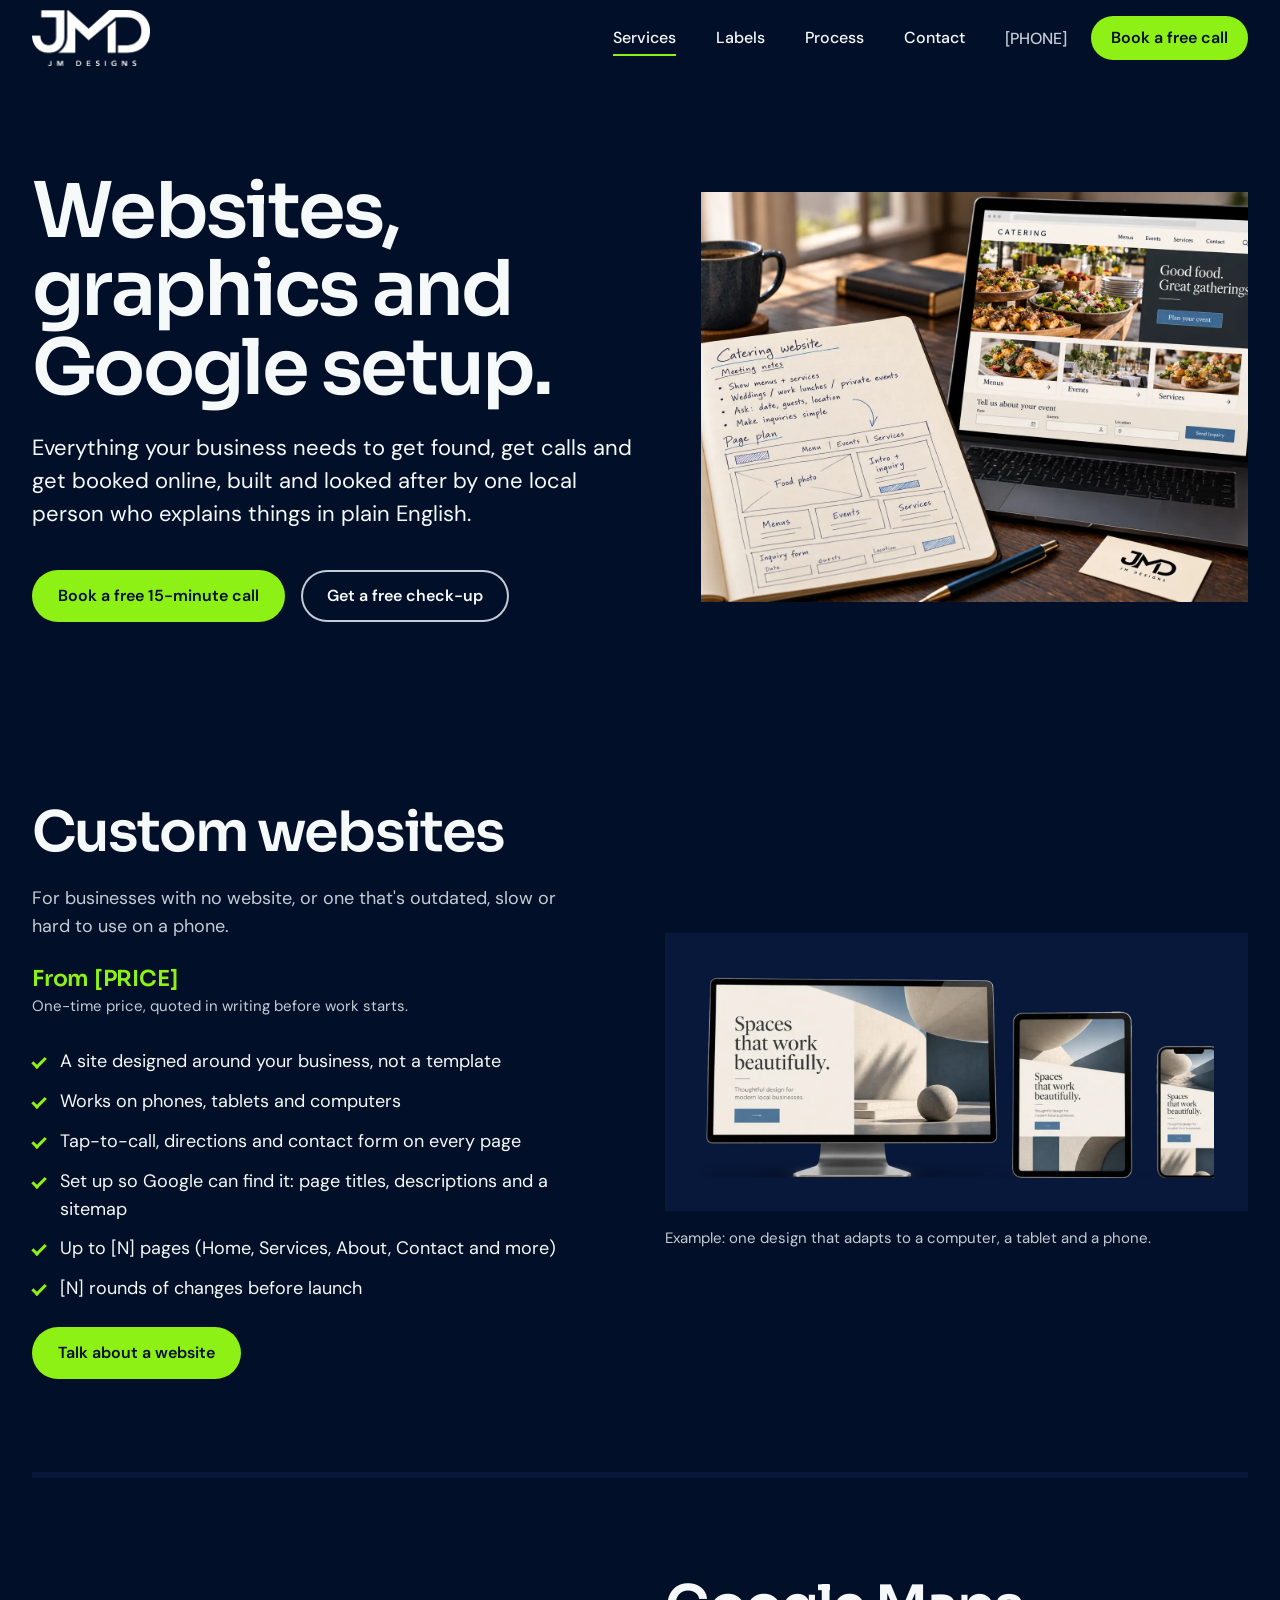
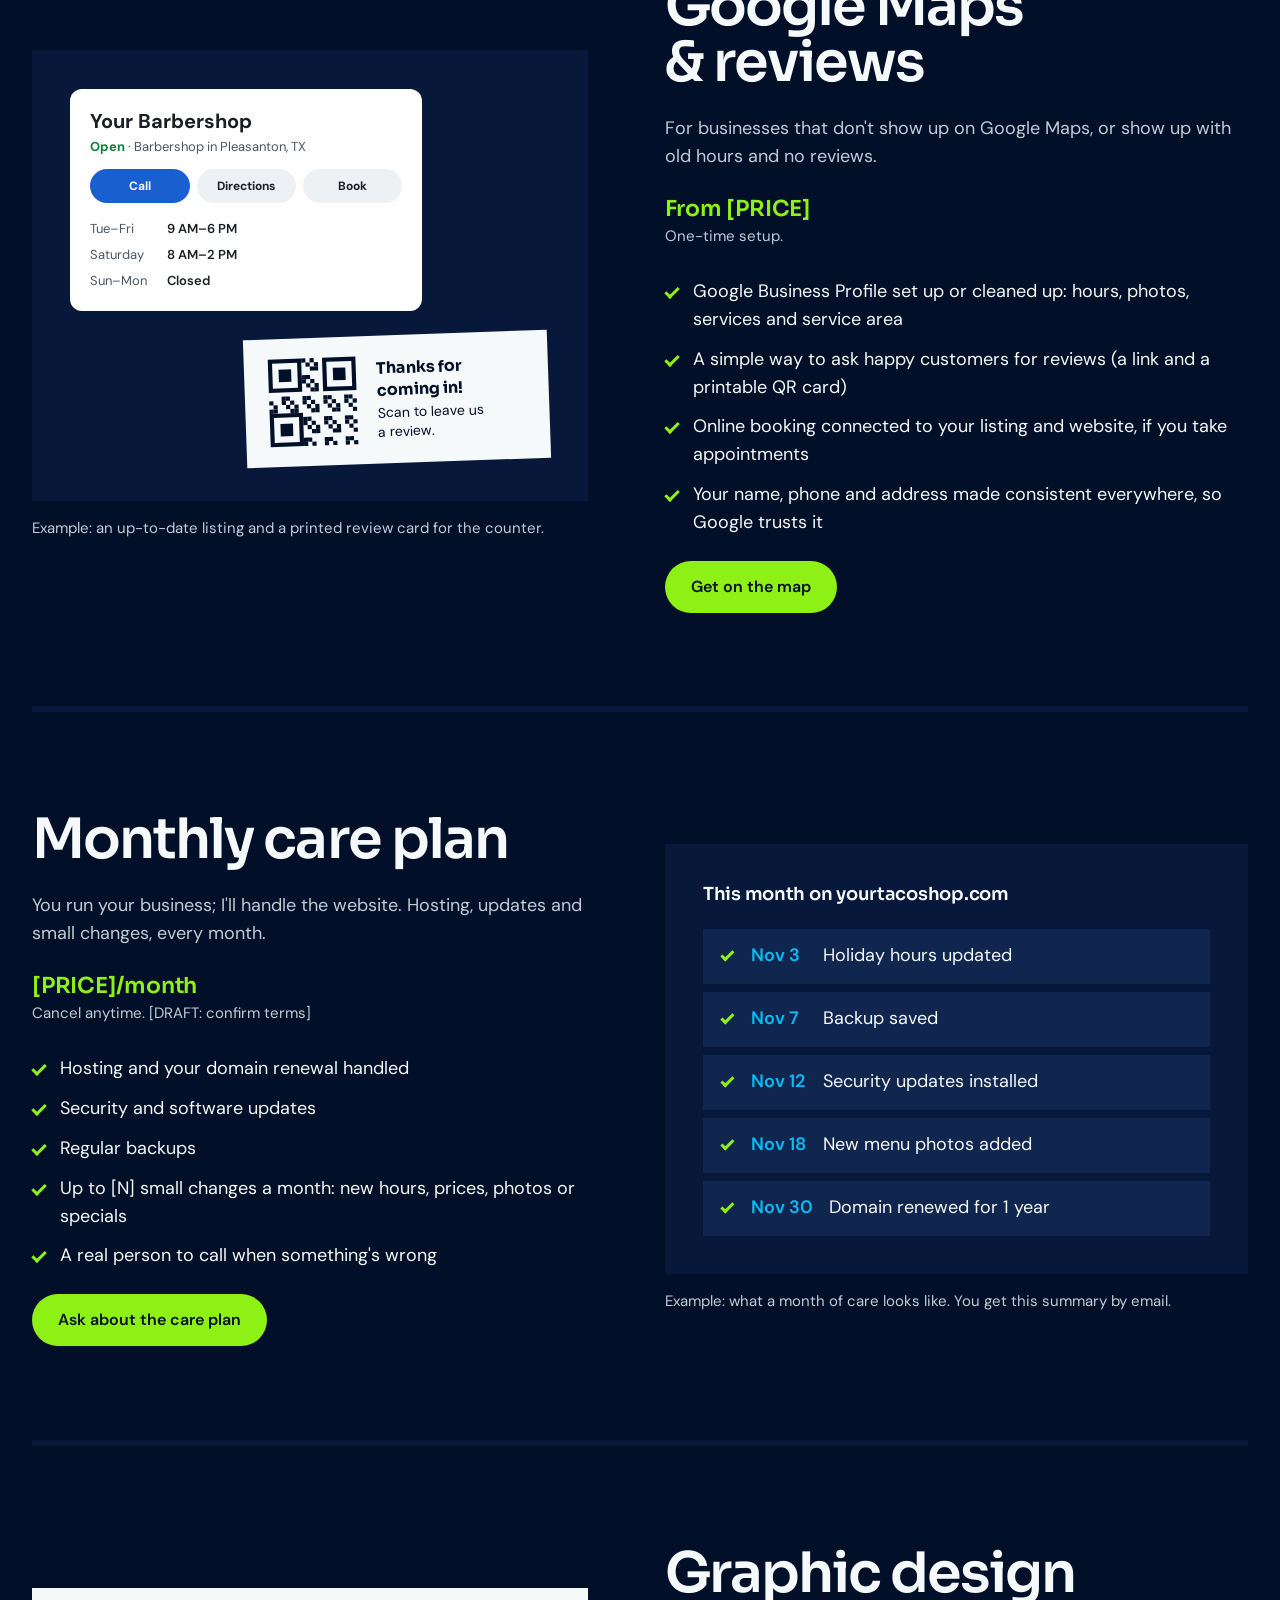
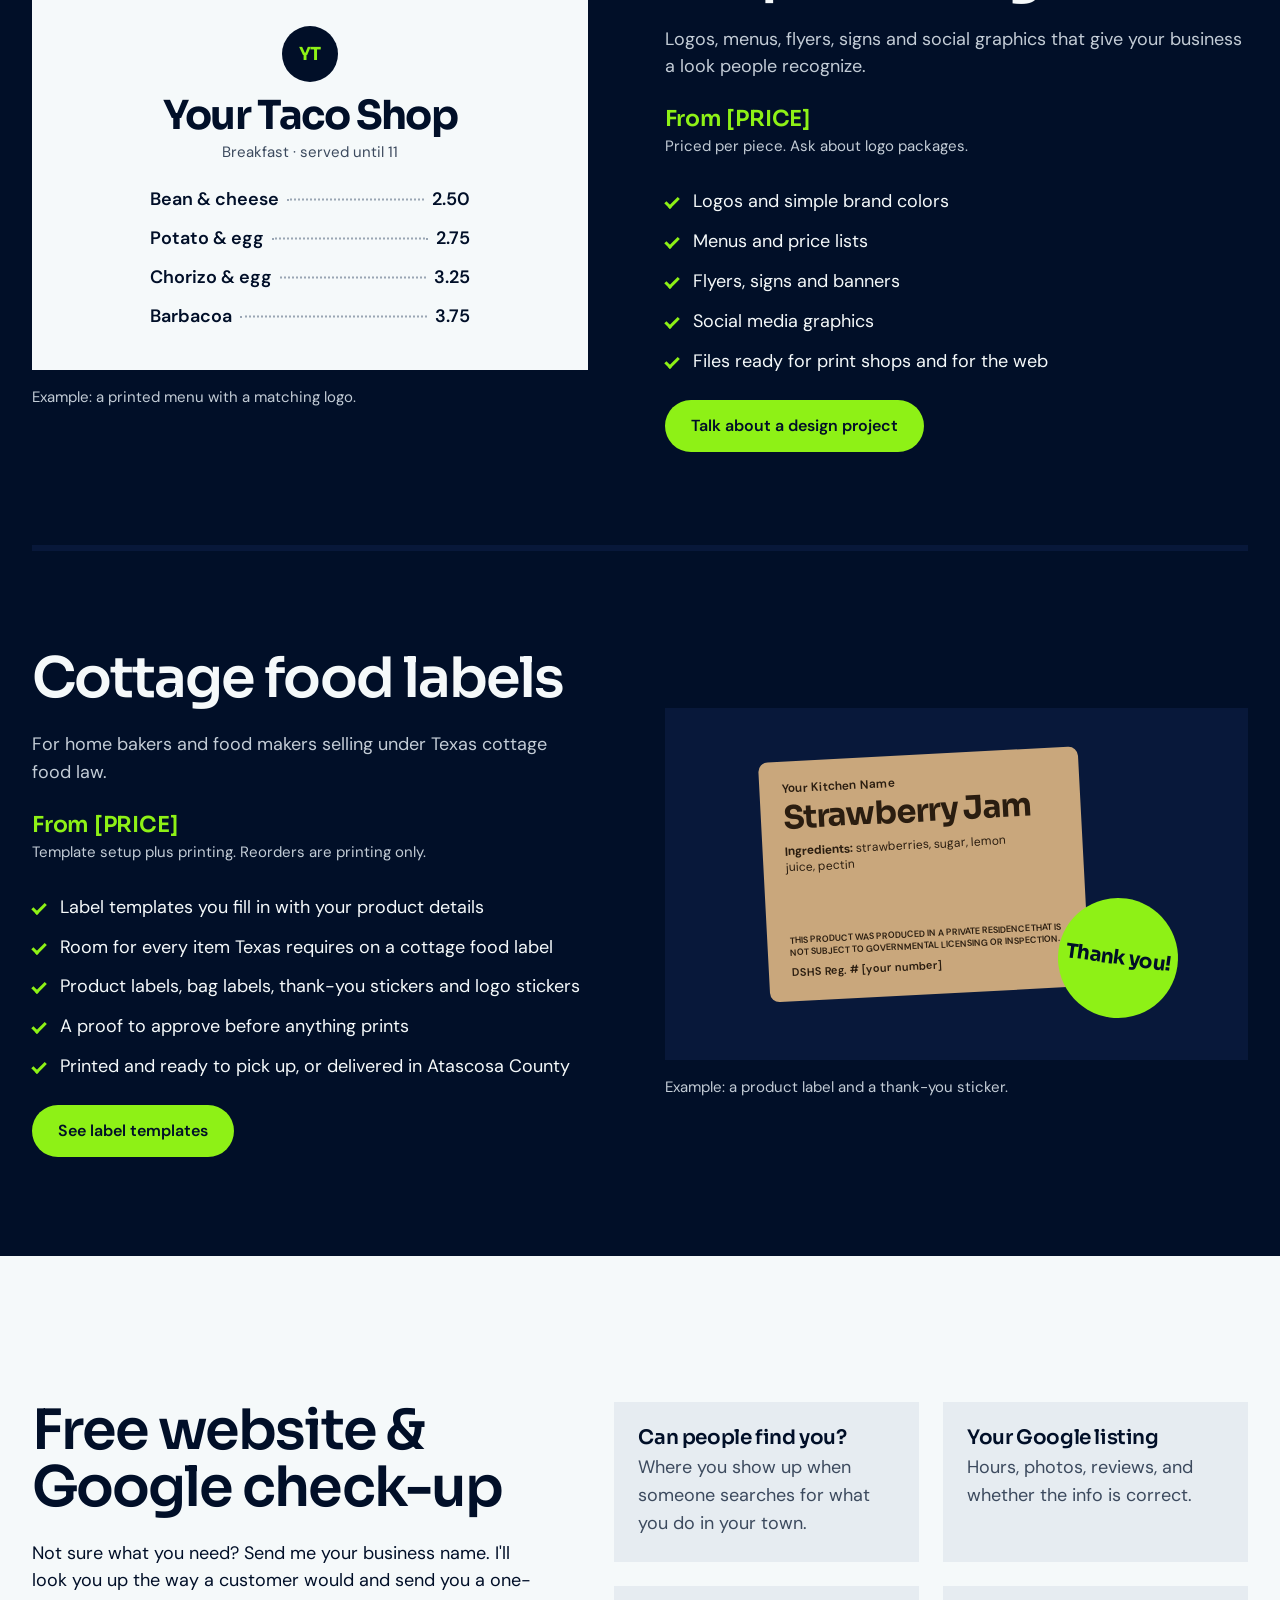
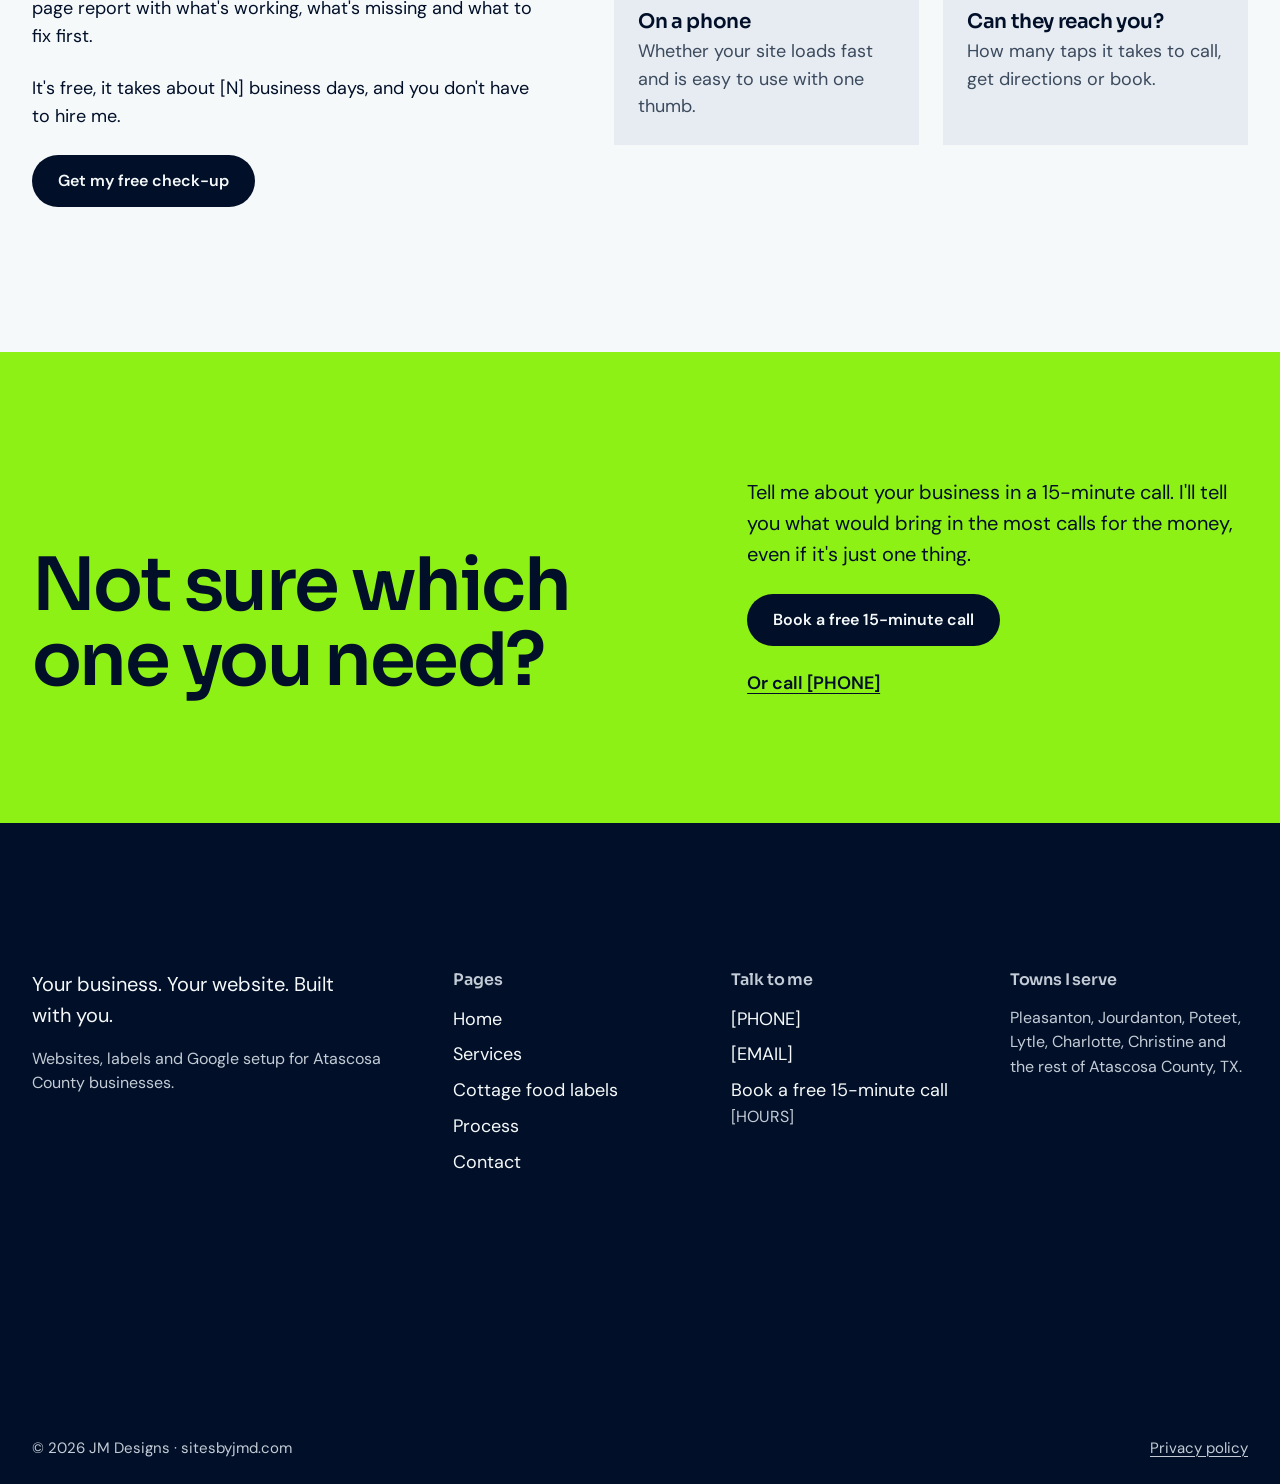
<file: services.html>
<!doctype html>
<html lang="en">
<head>
  <meta charset="utf-8">
  <meta name="viewport" content="width=device-width, initial-scale=1">
  <title>Web Design, Graphics &amp; Google Setup | JM Designs</title>
  <meta name="description" content="Custom websites, Google Maps and reviews setup, monthly care plans and graphic design for Atascosa County businesses. See what's included.">
  <link rel="canonical" href="https://sitesbyjmd.com/services.html">
  <meta property="og:type" content="website">
  <meta property="og:site_name" content="JM Designs">
  <meta property="og:title" content="Web Design, Graphics &amp; Google Setup | JM Designs">
  <meta property="og:description" content="Custom websites, Google Maps and reviews setup, monthly care plans and graphic design for Atascosa County businesses. See what's included.">
  <meta property="og:url" content="https://sitesbyjmd.com/services.html">
  <meta property="og:image" content="https://sitesbyjmd.com/images/og-image.png">
  <meta property="og:image:width" content="1200">
  <meta property="og:image:height" content="630">
  <meta property="og:image:alt" content="JM Designs: websites for Atascosa County businesses">
  <meta name="twitter:card" content="summary_large_image">
  <meta name="theme-color" content="#010f28">
  <link rel="icon" href="favicon.ico" sizes="32x32">
  <link rel="icon" href="favicon.svg" type="image/svg+xml">
  <link rel="apple-touch-icon" href="apple-touch-icon.png">
  <link rel="preconnect" href="https://fonts.googleapis.com">
  <link rel="preconnect" href="https://fonts.gstatic.com" crossorigin>
  <link rel="stylesheet" href="https://fonts.googleapis.com/css2?family=DM+Sans:opsz,wght@9..40,400;9..40,500;9..40,600;9..40,700&amp;family=Sora:wght@500;600;700&amp;display=swap">
  <link rel="stylesheet" href="css/styles.css">
</head>
<body>
  <a class="skip-link" href="#main">Skip to content</a>
  <header class="site-header">
    <div class="wrap">
      <a class="brand" href="index.html" aria-label="JM Designs, home">
        <img class="brand-logo" src="images/logo-white.png" alt="" width="480" height="227">
      </a>
      <button class="nav-toggle" type="button" aria-expanded="false" aria-controls="site-nav">
        <span class="nav-toggle-bars" aria-hidden="true"></span> Menu
      </button>
      <nav id="site-nav" class="site-nav" aria-label="Main">
        <ul>
          <li><a href="services.html" aria-current="page">Services</a></li>
          <li><a href="labels.html">Labels</a></li>
          <li><a href="process.html">Process</a></li>
          <li><a href="contact.html">Contact</a></li>
        </ul>
        <div class="nav-cta">
          <a class="nav-phone" href="tel:+1PHONE_DIGITS">[PHONE]</a>
          <a class="btn btn-primary" href="contact.html#book">Book a free call</a>
        </div>
      </nav>
    </div>
  </header>

  <main id="main">
    <section class="page-head" aria-labelledby="page-title">
      <div class="wrap page-head-grid">
        <div data-reveal>
        <h1 id="page-title">Websites, graphics and Google setup.</h1>
        <p class="lede">Everything your business needs to get found, get calls and get booked online, built and looked after by one local person who explains things in plain English.</p>
        <div class="btn-row">
          <a class="btn btn-primary" href="contact.html#book">Book a free 15-minute call</a>
          <a class="btn btn-ghost" href="#checkup">Get a free check-up</a>
        </div>
      </div>
        <figure class="page-head-media">
          <img src="images/planning-a-site.webp" alt="Notebook sketch of a catering website's page plan beside the finished site on a laptop" width="1536" height="1024" fetchpriority="high" decoding="async">
        </figure>
      </div>
    </section>

    <div class="services">
      <article class="svc wrap" id="websites" aria-labelledby="websites-title">
        <div class="svc-text" data-reveal>
          <h2 id="websites-title">Custom websites</h2>
          <p class="for">For businesses with no website, or one that's outdated, slow or hard to use on a phone.</p>
          <p class="svc-price">From [PRICE]<small>One-time price, quoted in writing before work starts.</small></p>
          <ul class="svc-list">
              <li>A site designed around your business, not a template</li>
              <li>Works on phones, tablets and computers</li>
              <li>Tap-to-call, directions and contact form on every page</li>
              <li>Set up so Google can find it: page titles, descriptions and a sitemap</li>
              <li>Up to [N] pages (Home, Services, About, Contact and more)</li>
              <li>[N] rounds of changes before launch</li>
          </ul>
          <p><a class="btn btn-primary" href="contact.html#book">Talk about a website</a></p>
        </div>
        <figure class="svc-visual" data-reveal>
          <img class="svc-photo" src="images/devices.webp" alt="One website design shown on a desktop monitor, a tablet and a phone" width="1400" height="572" loading="lazy" decoding="async">
          <figcaption>Example: one design that adapts to a computer, a tablet and a phone.</figcaption>
        </figure>
      </article>
      <article class="svc wrap" id="google" aria-labelledby="google-title">
        <div class="svc-text" data-reveal>
          <h2 id="google-title">Google Maps &amp; reviews</h2>
          <p class="for">For businesses that don't show up on Google Maps, or show up with old hours and no reviews.</p>
          <p class="svc-price">From [PRICE]<small>One-time setup.</small></p>
          <ul class="svc-list">
              <li>Google Business Profile set up or cleaned up: hours, photos, services and service area</li>
              <li>A simple way to ask happy customers for reviews (a link and a printable QR card)</li>
              <li>Online booking connected to your listing and website, if you take appointments</li>
              <li>Your name, phone and address made consistent everywhere, so Google trusts it</li>
          </ul>
          <p><a class="btn btn-primary" href="contact.html#book">Get on the map</a></p>
        </div>
        <figure class="svc-visual" data-reveal>
          <div class="mock-google" aria-hidden="true">
            <div class="mock-listing">
              <p class="mock-lname">Your Barbershop</p>
              <p class="mock-lmeta"><span class="open">Open</span> &middot; Barbershop in Pleasanton, TX</p>
              <div class="listing-actions"><span class="call">Call</span><span>Directions</span><span>Book</span></div>
              <dl class="mock-hours"><dt>Tue&ndash;Fri</dt><dd>9 AM&ndash;6 PM</dd><dt>Saturday</dt><dd>8 AM&ndash;2 PM</dd><dt>Sun&ndash;Mon</dt><dd>Closed</dd></dl>
            </div>
            <div class="mock-qr">
              <svg viewBox="-1 -1 23 23" width="96" height="96"><rect x="0.5" y="0.5" width="7" height="7" fill="none" stroke="currentColor" stroke-width="1"/><rect x="2.5" y="2.5" width="3" height="3"/><rect x="13.5" y="0.5" width="7" height="7" fill="none" stroke="currentColor" stroke-width="1"/><rect x="15.5" y="2.5" width="3" height="3"/><rect x="0.5" y="13.5" width="7" height="7" fill="none" stroke="currentColor" stroke-width="1"/><rect x="2.5" y="15.5" width="3" height="3"/><rect x="8" y="0" width="1" height="1"/><rect x="10" y="0" width="1" height="1"/><rect x="9" y="1" width="1" height="1"/><rect x="11" y="1" width="1" height="1"/><rect x="10" y="2" width="1" height="1"/><rect x="11" y="2" width="1" height="1"/><rect x="8" y="4" width="1" height="1"/><rect x="9" y="4" width="1" height="1"/><rect x="8" y="5" width="1" height="1"/><rect x="10" y="5" width="1" height="1"/><rect x="9" y="6" width="1" height="1"/><rect x="11" y="6" width="1" height="1"/><rect x="10" y="7" width="1" height="1"/><rect x="11" y="7" width="1" height="1"/><rect x="3" y="9" width="1" height="1"/><rect x="4" y="9" width="1" height="1"/><rect x="8" y="9" width="1" height="1"/><rect x="9" y="9" width="1" height="1"/><rect x="13" y="9" width="1" height="1"/><rect x="14" y="9" width="1" height="1"/><rect x="18" y="9" width="1" height="1"/><rect x="19" y="9" width="1" height="1"/><rect x="0" y="10" width="1" height="1"/><rect x="3" y="10" width="1" height="1"/><rect x="5" y="10" width="1" height="1"/><rect x="8" y="10" width="1" height="1"/><rect x="10" y="10" width="1" height="1"/><rect x="13" y="10" width="1" height="1"/><rect x="15" y="10" width="1" height="1"/><rect x="18" y="10" width="1" height="1"/><rect x="20" y="10" width="1" height="1"/><rect x="1" y="11" width="1" height="1"/><rect x="4" y="11" width="1" height="1"/><rect x="6" y="11" width="1" height="1"/><rect x="9" y="11" width="1" height="1"/><rect x="11" y="11" width="1" height="1"/><rect x="14" y="11" width="1" height="1"/><rect x="16" y="11" width="1" height="1"/><rect x="19" y="11" width="1" height="1"/><rect x="0" y="12" width="1" height="1"/><rect x="1" y="12" width="1" height="1"/><rect x="5" y="12" width="1" height="1"/><rect x="6" y="12" width="1" height="1"/><rect x="10" y="12" width="1" height="1"/><rect x="11" y="12" width="1" height="1"/><rect x="15" y="12" width="1" height="1"/><rect x="16" y="12" width="1" height="1"/><rect x="20" y="12" width="1" height="1"/><rect x="8" y="14" width="1" height="1"/><rect x="9" y="14" width="1" height="1"/><rect x="13" y="14" width="1" height="1"/><rect x="14" y="14" width="1" height="1"/><rect x="18" y="14" width="1" height="1"/><rect x="19" y="14" width="1" height="1"/><rect x="8" y="15" width="1" height="1"/><rect x="10" y="15" width="1" height="1"/><rect x="13" y="15" width="1" height="1"/><rect x="15" y="15" width="1" height="1"/><rect x="18" y="15" width="1" height="1"/><rect x="20" y="15" width="1" height="1"/><rect x="9" y="16" width="1" height="1"/><rect x="11" y="16" width="1" height="1"/><rect x="14" y="16" width="1" height="1"/><rect x="16" y="16" width="1" height="1"/><rect x="19" y="16" width="1" height="1"/><rect x="10" y="17" width="1" height="1"/><rect x="11" y="17" width="1" height="1"/><rect x="15" y="17" width="1" height="1"/><rect x="16" y="17" width="1" height="1"/><rect x="20" y="17" width="1" height="1"/><rect x="8" y="19" width="1" height="1"/><rect x="9" y="19" width="1" height="1"/><rect x="13" y="19" width="1" height="1"/><rect x="14" y="19" width="1" height="1"/><rect x="18" y="19" width="1" height="1"/><rect x="19" y="19" width="1" height="1"/><rect x="8" y="20" width="1" height="1"/><rect x="10" y="20" width="1" height="1"/><rect x="13" y="20" width="1" height="1"/><rect x="15" y="20" width="1" height="1"/><rect x="18" y="20" width="1" height="1"/><rect x="20" y="20" width="1" height="1"/></svg>
              <p><b>Thanks for coming in!</b>Scan to leave us a review.</p>
            </div>
          </div>
          <figcaption>Example: an up-to-date listing and a printed review card for the counter.</figcaption>
        </figure>
      </article>
      <article class="svc wrap" id="care" aria-labelledby="care-title">
        <div class="svc-text" data-reveal>
          <h2 id="care-title">Monthly care plan</h2>
          <p class="for">You run your business; I'll handle the website. Hosting, updates and small changes, every month.</p>
          <p class="svc-price">[PRICE]/month<small>Cancel anytime. [DRAFT: confirm terms]</small></p>
          <ul class="svc-list">
              <li>Hosting and your domain renewal handled</li>
              <li>Security and software updates</li>
              <li>Regular backups</li>
              <li>Up to [N] small changes a month: new hours, prices, photos or specials</li>
              <li>A real person to call when something's wrong</li>
          </ul>
          <p><a class="btn btn-primary" href="contact.html#book">Ask about the care plan</a></p>
        </div>
        <figure class="svc-visual" data-reveal>
          <div class="mock-log" aria-hidden="true">
            <p class="mock-log-title">This month on yourtacoshop.com</p>
            <ol>
              <li><span>Nov 3</span>Holiday hours updated</li>
              <li><span>Nov 7</span>Backup saved</li>
              <li><span>Nov 12</span>Security updates installed</li>
              <li><span>Nov 18</span>New menu photos added</li>
              <li><span>Nov 30</span>Domain renewed for 1 year</li>
            </ol>
          </div>
          <figcaption>Example: what a month of care looks like. You get this summary by email.</figcaption>
        </figure>
      </article>
      <article class="svc wrap" id="graphics" aria-labelledby="graphics-title">
        <div class="svc-text" data-reveal>
          <h2 id="graphics-title">Graphic design</h2>
          <p class="for">Logos, menus, flyers, signs and social graphics that give your business a look people recognize.</p>
          <p class="svc-price">From [PRICE]<small>Priced per piece. Ask about logo packages.</small></p>
          <ul class="svc-list">
              <li>Logos and simple brand colors</li>
              <li>Menus and price lists</li>
              <li>Flyers, signs and banners</li>
              <li>Social media graphics</li>
              <li>Files ready for print shops and for the web</li>
          </ul>
          <p><a class="btn btn-primary" href="contact.html#book">Talk about a design project</a></p>
        </div>
        <figure class="svc-visual" data-reveal>
          <div class="mock-menu" aria-hidden="true">
            <p class="mock-menu-mark">YT</p>
            <p class="mock-menu-title">Your Taco Shop</p>
            <p class="mock-menu-sub">Breakfast &middot; served until 11</p>
            <ul>
              <li><span>Bean &amp; cheese</span><i></i><span>2.50</span></li>
              <li><span>Potato &amp; egg</span><i></i><span>2.75</span></li>
              <li><span>Chorizo &amp; egg</span><i></i><span>3.25</span></li>
              <li><span>Barbacoa</span><i></i><span>3.75</span></li>
            </ul>
          </div>
          <figcaption>Example: a printed menu with a matching logo.</figcaption>
        </figure>
      </article>
      <article class="svc wrap" id="labels" aria-labelledby="labels-title">
        <div class="svc-text" data-reveal>
          <h2 id="labels-title">Cottage food labels</h2>
          <p class="for">For home bakers and food makers selling under Texas cottage food law.</p>
          <p class="svc-price">From [PRICE]<small>Template setup plus printing. Reorders are printing only.</small></p>
          <ul class="svc-list">
              <li>Label templates you fill in with your product details</li>
              <li>Room for every item Texas requires on a cottage food label</li>
              <li>Product labels, bag labels, thank-you stickers and logo stickers</li>
              <li>A proof to approve before anything prints</li>
              <li>Printed and ready to pick up, or delivered in Atascosa County</li>
          </ul>
          <p><a class="btn btn-primary" href="labels.html">See label templates</a></p>
        </div>
        <figure class="svc-visual" data-reveal>
          <div class="label-stage small" aria-hidden="true">
            <div class="label label--kraft"><p class="lb-biz">Your Kitchen Name</p><p class="lb-product">Strawberry Jam</p><p class="lb-ing"><b>Ingredients:</b> strawberries, sugar, lemon juice, pectin</p><p class="lb-disclosure">THIS PRODUCT WAS PRODUCED IN A PRIVATE RESIDENCE THAT IS NOT SUBJECT TO GOVERNMENTAL LICENSING OR INSPECTION.</p><p class="lb-addr">DSHS Reg. # [your number]</p></div>
            <div class="sticker-thanks">Thank you!</div>
          </div>
          <figcaption>Example: a product label and a thank-you sticker.</figcaption>
        </figure>
      </article>
    </div>

    <section class="section field-paper" id="checkup" aria-labelledby="checkup-title">
      <div class="wrap checkup">
        <div class="stack" data-reveal>
          <h2 id="checkup-title">Free website &amp; Google check-up</h2>
          <p>Not sure what you need? Send me your business name. I'll look you up the way a customer would and send you a one-page report with what's working, what's missing and what to fix first.</p>
          <p>It's free, it takes about [N] business days, and you don't have to hire me.</p>
          <p><a class="btn btn-navy" href="contact.html?service=checkup#book">Get my free check-up</a></p>
        </div>
        <ul class="checkup-list" data-reveal>
          <li><strong>Can people find you?</strong><span>Where you show up when someone searches for what you do in your town.</span></li>
          <li><strong>Your Google listing</strong><span>Hours, photos, reviews, and whether the info is correct.</span></li>
          <li><strong>On a phone</strong><span>Whether your site loads fast and is easy to use with one thumb.</span></li>
          <li><strong>Can they reach you?</strong><span>How many taps it takes to call, get directions or book.</span></li>
        </ul>
      </div>
    </section>

    <section class="cta-band" aria-labelledby="cta-title">
      <div class="wrap" data-reveal>
        <h2 id="cta-title">Not sure which one you need?</h2>
        <div class="cta-side">
          <p>Tell me about your business in a 15-minute call. I'll tell you what would bring in the most calls for the money, even if it's just one thing.</p>
          <a class="btn btn-navy" href="contact.html#book">Book a free 15-minute call</a>
          <a href="tel:+1PHONE_DIGITS">Or call [PHONE]</a>
        </div>
      </div>
    </section>
  </main>

  <footer class="site-footer">
    <div class="wrap">
      <div class="footer-grid">
        <div class="footer-lead">
          <p>Your business. Your website. Built with you.</p>
          <p class="muted">Websites, labels and Google setup for Atascosa County businesses.</p>
        </div>
        <div>
          <h2>Pages</h2>
          <ul>
            <li><a href="index.html">Home</a></li>
            <li><a href="services.html">Services</a></li>
            <li><a href="labels.html">Cottage food labels</a></li>
            <li><a href="process.html">Process</a></li>
            <li><a href="contact.html">Contact</a></li>
          </ul>
        </div>
        <div>
          <h2>Talk to me</h2>
          <ul>
            <li><a href="tel:+1PHONE_DIGITS">[PHONE]</a></li>
            <li><a href="mailto:EMAIL_ADDRESS">[EMAIL]</a></li>
            <li><a href="contact.html#book">Book a free 15-minute call</a></li>
          </ul>
          <p>[HOURS]</p>
        </div>
        <div>
          <h2>Towns I serve</h2>
          <p>Pleasanton, Jourdanton, Poteet, Lytle, Charlotte, Christine and the rest of Atascosa County, TX.</p>
          <ul>
          </ul>
        </div>
      </div>
      <p class="footer-word" aria-hidden="true">JM Designs</p>
    </div>
    <div class="footer-base-band">
      <div class="wrap footer-base">
        <span>&copy; 2026 JM Designs &middot; sitesbyjmd.com</span>
        <a href="privacy.html">Privacy policy</a>
      </div>
    </div>
  </footer>
  <script src="js/main.js" defer></script>
</body>
</html>
</file>
<file: css/styles.css>
/* =========================================================
   JM Designs — sitesbyjmd.com
   Mobile-first. Tokens on :root; no inline styles.
   Vocabulary: type scale (display / title / body / small),
   vertical rhythm (--space-*), measure (--measure),
   tonal steps (--navy → --navy-2 → --navy-3).
   ========================================================= */

:root {
  /* Brand colour (taken from the existing JM Designs site) */
  --navy: #010f28;        /* ground */
  --navy-2: #08183a;      /* tone step 1: bands, surfaces */
  --navy-3: #10264f;      /* tone step 2: inputs, hover */
  --ink: #f5f9fa;         /* text on navy */
  --ink-soft: #c3ccd6;    /* secondary text on navy (AA on all navy steps) */
  --lime: #8ef116;        /* action colour */
  --lime-press: #7ad60f;
  --cyan: #07bef6;        /* links, focus */
  --paper: #f5f9fa;       /* light field */
  --paper-ink: #010f28;
  --paper-soft: #3c4a5e;

  /* Type */
  --font-display: "Sora", "Segoe UI", system-ui, sans-serif;
  --font-body: "DM Sans", "Segoe UI", system-ui, sans-serif;
  --step-display: clamp(2.75rem, 1.6rem + 5.2vw, 6rem);
  --step-title: clamp(2rem, 1.4rem + 2.6vw, 3.5rem);
  --step-sub: clamp(1.375rem, 1.15rem + 0.9vw, 1.875rem);
  --step-body: 1.125rem;
  --step-small: 0.9375rem;
  --measure: 62ch;

  /* Space */
  --gutter: clamp(1.25rem, 0.8rem + 2vw, 2rem);
  --max: 82rem;
  --section: clamp(5rem, 3.5rem + 7vw, 10rem);
  --space-1: 0.5rem;
  --space-2: 1rem;
  --space-3: 1.5rem;
  --space-4: 2.5rem;
  --space-5: 4rem;

  /* Motion */
  --ease-out: cubic-bezier(0.23, 1, 0.32, 1);
  --ease-in-out: cubic-bezier(0.77, 0, 0.175, 1);
  --press: 140ms;

  color-scheme: dark;
}

/* ---------- Base ---------- */
*, *::before, *::after { box-sizing: border-box; }
html { -webkit-text-size-adjust: 100%; scroll-padding-top: 6rem; }
body {
  margin: 0;
  background: var(--navy);
  color: var(--ink);
  font-family: var(--font-body);
  font-size: var(--step-body);
  line-height: 1.55;
  -webkit-font-smoothing: antialiased;
  text-rendering: optimizeLegibility;
}
img { display: block; max-width: 100%; height: auto; }
h1, h2, h3 {
  font-family: var(--font-display);
  font-weight: 600;
  line-height: 1.02;
  letter-spacing: -0.035em;
  margin: 0;
  text-wrap: balance;
}
h1 { font-size: var(--step-display); }
h2 { font-size: var(--step-title); }
h3 { font-size: var(--step-sub); letter-spacing: -0.02em; line-height: 1.15; }
p { margin: 0; max-width: var(--measure); text-wrap: pretty; }
ul, ol { margin: 0; padding: 0; }
a { color: var(--cyan); text-underline-offset: 0.2em; text-decoration-thickness: 1px; }
a:hover { text-decoration-thickness: 2px; }
::selection { background: var(--lime); color: var(--navy); }
html { scrollbar-color: var(--navy-3) var(--navy); accent-color: var(--lime); }
.input, .textarea { caret-color: var(--lime); }
.btn:disabled { opacity: 0.6; cursor: progress; transform: none; }
:focus-visible { outline: 3px solid var(--cyan); outline-offset: 3px; border-radius: 2px; }

.wrap { width: min(100% - 2 * var(--gutter), var(--max)); margin-inline: auto; }
.section { padding-block: var(--section); }
/* Page head flows straight into its first section */
.page-head + .section:not(.field-paper) { padding-top: 0; }
/* Two plain navy sections in a row share one gap, not two */
.section:not(.field-paper):not(.promises) + .section:not(.field-paper):not(.promises) { padding-top: 0; }
.lede { font-size: clamp(1.125rem, 1rem + 0.5vw, 1.375rem); line-height: 1.5; color: var(--ink); }
.muted { color: var(--ink-soft); }
.stack > * + * { margin-top: var(--space-3); }
.visually-hidden {
  position: absolute !important; width: 1px; height: 1px; overflow: hidden;
  clip: rect(0 0 0 0); clip-path: inset(50%); white-space: nowrap;
}
.skip-link {
  position: absolute; left: var(--gutter); top: -4rem; z-index: 100;
  background: var(--lime); color: var(--navy); padding: 0.75rem 1rem;
  font-weight: 700; text-decoration: none;
}
.skip-link:focus { top: 1rem; }

/* ---------- Buttons ---------- */
.btn {
  display: inline-flex; align-items: center; justify-content: center; gap: 0.5rem;
  min-height: 3.25rem; padding: 0.875rem 1.625rem;
  border: 0; border-radius: 999px;
  font: 600 1rem/1 var(--font-body);
  text-decoration: none; cursor: pointer;
  transition: transform var(--press) var(--ease-out), background-color 160ms ease;
}
.btn:active { transform: scale(0.97); }
.btn-primary { background: var(--lime); color: var(--navy); }
.btn-primary:hover { background: var(--lime-press); }
.btn-ghost { background: transparent; color: var(--ink); box-shadow: inset 0 0 0 2px var(--ink-soft); }
.btn-ghost:hover { box-shadow: inset 0 0 0 2px var(--ink); }
.btn-navy { background: var(--navy); color: var(--ink); }
.btn-navy:hover { background: var(--navy-3); }
.btn-row { display: flex; flex-wrap: wrap; gap: var(--space-2); }

/* ---------- Header ---------- */
.site-header { position: sticky; top: 0; z-index: 50; background: var(--navy); transition: background-color 240ms ease; }
.site-header.is-scrolled { background: var(--navy-2); }
.site-header .wrap { display: flex; align-items: center; justify-content: space-between; gap: var(--space-3); min-height: 4.75rem; }
.brand { display: inline-flex; flex-direction: column; color: var(--ink); text-decoration: none; line-height: 1; }
.brand-mark { font: 700 1.875rem/0.9 var(--font-display); letter-spacing: -0.06em; }
.brand-name { font: 500 0.6875rem/1 var(--font-display); letter-spacing: 0.42em; margin-top: 0.35rem; padding-left: 0.1em; }
.nav-toggle {
  display: inline-flex; align-items: center; gap: 0.5rem;
  background: transparent; color: var(--ink); border: 0; padding: 0.75rem 0.25rem;
  font: 600 1rem var(--font-body); cursor: pointer;
}
.nav-toggle-bars { width: 1.25rem; height: 0.75rem; position: relative; }
.nav-toggle-bars::before, .nav-toggle-bars::after {
  content: ""; position: absolute; left: 0; right: 0; height: 2px; background: currentColor;
  transition: transform 200ms var(--ease-out);
}
.nav-toggle-bars::before { top: 0; }
.nav-toggle-bars::after { bottom: 0; }
.nav-toggle[aria-expanded="true"] .nav-toggle-bars::before { transform: translateY(5px) rotate(45deg); }
.nav-toggle[aria-expanded="true"] .nav-toggle-bars::after { transform: translateY(-5px) rotate(-45deg); }
.site-nav { display: none; }
.site-nav.is-open {
  display: block; position: absolute; left: 0; right: 0; top: 100%;
  background: var(--navy-2); padding: var(--space-3) var(--gutter) var(--space-4);
}
.site-nav ul { list-style: none; display: grid; gap: var(--space-1); }
.site-nav a:not(.btn) {
  display: block; color: var(--ink); text-decoration: none;
  font: 600 1.5rem/1.2 var(--font-display); letter-spacing: -0.02em; padding: 0.5rem 0;
}
.site-nav a[aria-current="page"] { color: var(--lime); }
.nav-cta { margin-top: var(--space-2); display: grid; gap: var(--space-2); }
.nav-phone { color: var(--ink-soft) !important; font: 500 1.125rem var(--font-body) !important; }

@media (min-width: 60em) {
  .nav-toggle { display: none; }
  .site-nav, .site-nav.is-open { display: flex; position: static; background: none; padding: 0; align-items: center; gap: var(--space-4); }
  .site-nav ul { display: flex; gap: var(--space-4); }
  .site-nav a:not(.btn) { font: 500 1rem/1 var(--font-body); letter-spacing: 0; padding: 0.5rem 0; position: relative; }
  .site-nav a[aria-current="page"] { color: var(--ink); }
  .site-nav ul a::after {
    content: ""; position: absolute; left: 0; right: 0; bottom: -2px; height: 2px; background: var(--lime);
    transform: scaleX(0); transform-origin: left; transition: transform 220ms var(--ease-out);
  }
  .site-nav ul a:hover::after, .site-nav ul a[aria-current="page"]::after { transform: scaleX(1); }
  .nav-cta { margin: 0; display: flex; align-items: center; gap: var(--space-3); }
  .nav-phone { font-size: 1rem !important; }
  .site-nav .btn { min-height: 2.75rem; padding: 0.75rem 1.25rem; }
}

/* ---------- Hero (home) ---------- */
.hero { padding-block: clamp(2.5rem, 1rem + 5vw, 5.5rem) var(--section); }
.hero-grid { display: grid; gap: var(--space-5); align-items: center; }
.hero h1 { max-width: 12ch; font-size: clamp(3.25rem, 1.4rem + 6.2vw, 6.75rem); line-height: 0.94; letter-spacing: -0.045em; }
.hero .lede { margin-top: var(--space-3); max-width: 34rem; }
.hero .btn-row { margin-top: var(--space-4); }
.hero-towns { margin-top: var(--space-3); font-size: var(--step-small); color: var(--ink-soft); }
@media (min-width: 60em) {
  .hero-grid { grid-template-columns: 1.35fr 0.65fr; gap: var(--space-5); }
}

/* Live preview: phone + controls */
.preview { display: grid; gap: var(--space-3); justify-items: center; }
.phone {
  width: min(100%, 20rem);
  background: #000; border-radius: 2.75rem; padding: 0.75rem;
  box-shadow: 0 0 0 2px var(--navy-3);
}
.phone-screen {
  border-radius: 2.1rem; overflow: hidden; padding-bottom: 1.75rem;
  background: #fff; color: #1b1f24; font-family: var(--font-body);
  display: flex; flex-direction: column;
}
.phone-bar { display: flex; justify-content: space-between; padding: 0.9rem 1.4rem 0.4rem; font-size: 0.75rem; font-weight: 700; }
.phone-search {
  margin: 0.4rem 0.9rem 0.6rem; padding: 0.7rem 1rem; border-radius: 999px;
  background: #eef1f4; font-size: 0.875rem; color: #1b1f24;
  overflow: hidden; white-space: nowrap; text-overflow: ellipsis;
}
.phone-map { height: 7.5rem; background: #dfe7dc; position: relative; overflow: hidden; }
.phone-map::before, .phone-map::after { content: ""; position: absolute; background: #fff; }
.phone-map::before { left: -10%; right: -10%; top: 55%; height: 10px; transform: rotate(-8deg); }
.phone-map::after { top: -10%; bottom: -10%; left: 38%; width: 8px; transform: rotate(14deg); }
.phone-pin {
  position: absolute; left: 50%; top: 42%; z-index: 1; width: 1.5rem; height: 1.5rem;
  background: #e5402f; border-radius: 50% 50% 50% 0; transform: translate(-50%, -50%) rotate(-45deg);
}
.phone-pin::after { content: ""; position: absolute; inset: 0.45rem; background: #fff; border-radius: 50%; }
.listing { padding: 0.9rem 1rem 0.8rem; }
.listing + .listing { opacity: 0.45; border-top: 6px solid #eef1f4; }
.listing-name { font: 700 1.125rem/1.2 var(--font-body); color: #1b1f24; overflow-wrap: anywhere; }
.listing-meta { font-size: 0.8125rem; color: #4b5563; margin-top: 0.2rem; max-width: none; }
.listing-meta .open { color: #12813c; font-weight: 700; }
.listing-actions { display: flex; gap: 0.4rem; margin-top: 0.75rem; }
.listing-actions span {
  flex: 1; text-align: center; padding: 0.5rem 0; border-radius: 999px;
  font-size: 0.75rem; font-weight: 700; background: #eef1f4; color: #1b1f24;
}
.listing-actions .call { background: #1a5fd0; color: #fff; }
.listing-site { font-size: 0.75rem; color: #1a5fd0; margin-top: 0.55rem; max-width: none; overflow-wrap: anywhere; }
.preview-form {
  width: min(100%, 20rem); display: grid; gap: 0.75rem;
}
.preview-form legend { font: 600 1rem var(--font-display); margin-bottom: 0.5rem; padding: 0; }
.preview-form fieldset { border: 0; padding: 0; margin: 0; display: grid; gap: 0.75rem; }
.preview-form .row { display: grid; grid-template-columns: 1fr 1fr; gap: 0.75rem; }
.preview-note { font-size: var(--step-small); color: var(--ink-soft); text-align: center; }

/* ---------- Form fields (shared) ---------- */
.field { display: grid; gap: 0.375rem; }
.field label { font-size: var(--step-small); font-weight: 600; color: var(--ink); }
.field .hint { font-weight: 400; color: var(--ink-soft); }
.input, .select, .textarea {
  width: 100%; min-height: 3rem; padding: 0.75rem 0.875rem;
  background: var(--navy-3); color: var(--ink);
  border: 2px solid transparent; border-radius: 0.375rem;
  font: 400 1rem/1.4 var(--font-body);
  transition: border-color 160ms ease, background-color 160ms ease;
}
.textarea { min-height: 9rem; resize: vertical; }
.input::placeholder, .textarea::placeholder { color: #8d99a8; }
.input:hover, .select:hover, .textarea:hover { border-color: #2a4372; }
.input:focus, .select:focus, .textarea:focus { outline: none; border-color: var(--cyan); }
.select {
  appearance: none; padding-right: 2.5rem; cursor: pointer;
  background-image: linear-gradient(45deg, transparent 50%, var(--ink) 50%), linear-gradient(135deg, var(--ink) 50%, transparent 50%);
  background-position: calc(100% - 1.25rem) 50%, calc(100% - 0.9rem) 50%;
  background-size: 0.35rem 0.35rem; background-repeat: no-repeat;
}
.input[aria-invalid="true"], .textarea[aria-invalid="true"], .select[aria-invalid="true"] { border-color: #ff8a7a; }
.field-error { font-size: var(--step-small); color: #ffb4a8; }

/* ---------- Promise band ---------- */
.promises { background: var(--navy-2); padding-block: var(--space-5); }
.promises ul { list-style: none; display: grid; gap: var(--space-4); }
.promises li strong { display: block; font: 600 1.25rem/1.2 var(--font-display); letter-spacing: -0.02em; margin-bottom: 0.4rem; }
.promises li span { color: var(--ink-soft); font-size: 1rem; }
@media (min-width: 48em) { .promises ul { grid-template-columns: repeat(2, 1fr); } }
@media (min-width: 70em) { .promises ul { grid-template-columns: repeat(4, 1fr); } }

/* ---------- Promise statement ---------- */
.promise { background: var(--navy-2); padding-block: clamp(3.5rem, 2.5rem + 4vw, 6rem); }
.promise-grid { display: grid; gap: var(--space-3); }
.promise-line { font: 600 clamp(1.625rem, 1.1rem + 2vw, 2.75rem)/1.15 var(--font-display); letter-spacing: -0.03em; max-width: 28ch; }
.promise-side { color: var(--ink-soft); max-width: 22rem; }
@media (min-width: 60em) { .promise-grid { grid-template-columns: 1fr auto; align-items: end; gap: var(--space-5); } }

/* ---------- Who I build for ---------- */
.who-list { list-style: none; display: flex; flex-wrap: wrap; gap: 0.15em 0.6em; font: 600 clamp(2rem, 1.2rem + 3.4vw, 4.5rem)/1.05 var(--font-display); letter-spacing: -0.04em; }
.who-list li { color: var(--ink); }
.who-list li:nth-child(3n+2) { color: var(--ink-soft); }
.who-list li:not(:last-child)::after { content: ","; color: var(--ink-soft); }
.who-list li:nth-child(3n+2)::after { color: var(--ink-soft); }

/* ---------- Demo pause ---------- */
.demo-toggle {
  background: none; border: 0; color: var(--ink-soft); font: 500 var(--step-small) var(--font-body);
  text-decoration: underline; text-underline-offset: 0.2em; cursor: pointer; padding: 0.5rem;
}
.demo-toggle:hover { color: var(--ink); }
.demo-toggle[hidden] { display: none; }

/* ---------- Section heads ---------- */
.section-head { display: grid; gap: var(--space-3); margin-bottom: var(--space-5); }
.section-head p { color: var(--ink-soft); }
@media (min-width: 60em) {
  .section-head.split { grid-template-columns: 1fr 1fr; align-items: end; gap: var(--space-5); }
}

/* ---------- Service index (home) ---------- */
.service-index { list-style: none; }
.service-index li { background: var(--navy-2); }
.service-index li + li { margin-top: 0.375rem; }
.service-index > li > a {
  display: grid; gap: var(--space-1); padding: var(--space-4) var(--space-3);
  color: var(--ink); text-decoration: none;
  transition: background-color 200ms ease;
}
@media (hover: hover) and (pointer: fine) {
  .service-index > li > a { transition: background-color 220ms var(--ease-out), color 220ms var(--ease-out); }
  .service-index > li > a:hover { background: var(--lime); color: var(--navy); }
  .service-index > li > a:hover p, .service-index > li > a:hover .price { color: var(--navy); }
}
.service-index h3 { font-size: clamp(1.625rem, 1.2rem + 1.8vw, 2.5rem); }
.service-index p { color: var(--ink-soft); transition: color 220ms var(--ease-out); }
.service-index .price { font: 600 1.125rem var(--font-display); color: var(--lime); }
@media (min-width: 60em) {
  .service-index > li > a { grid-template-columns: 1.1fr 1.4fr auto; align-items: center; gap: var(--space-5); padding: var(--space-4); }
}

/* ---------- Light field (Meet Jacob, Check-up) ---------- */
.field-paper { background: var(--paper); color: var(--paper-ink); }
.field-paper .muted, .field-paper .section-head p { color: var(--paper-soft); }
.field-paper a:not(.btn) { color: #0a58a8; }
.field-paper :focus-visible { outline-color: #0a58a8; }
.jacob { display: grid; gap: var(--space-5); align-items: center; }
.photo-slot {
  aspect-ratio: 4 / 5; background: #dde5ec; color: var(--paper-soft);
  display: grid; place-items: center; text-align: center; padding: var(--space-4);
  font-size: var(--step-small);
}
.photo-slot img { width: 100%; height: 100%; object-fit: cover; }
.jacob blockquote { margin: 0; font: 600 var(--step-title)/1.05 var(--font-display); letter-spacing: -0.035em; }
.jacob .stack { max-width: 36rem; }
@media (min-width: 60em) { .jacob { grid-template-columns: 0.8fr 1.2fr; gap: clamp(3rem, 6vw, 7rem); } }

/* ---------- Steps (real sequence) ---------- */
.steps { list-style: none; counter-reset: step; display: grid; gap: var(--space-4); }
.steps li { counter-increment: step; display: grid; gap: var(--space-1); align-content: start; }
.steps li::before {
  content: counter(step); font: 700 clamp(3rem, 2rem + 3vw, 4.5rem)/1 var(--font-display);
  color: var(--lime); letter-spacing: -0.05em; margin-bottom: var(--space-1);
}
.steps h3 { font-size: 1.375rem; }
.steps p { color: var(--ink-soft); }
.steps .when { font-size: var(--step-small); color: var(--cyan); font-weight: 600; }
@media (min-width: 48em) { .steps.four { grid-template-columns: repeat(2, 1fr); } }
@media (min-width: 70em) { .steps.four { grid-template-columns: repeat(4, 1fr); } }
.section-foot { margin-top: var(--space-5); }

/* Process timeline */
.timeline { list-style: none; counter-reset: step; }
.timeline > li {
  counter-increment: step; display: grid; gap: var(--space-2);
  padding-block: var(--space-4); grid-template-columns: 2.75rem 1fr;
}
.timeline > li + li { box-shadow: 0 -6px 0 var(--navy-2); }
.timeline > li::before {
  content: counter(step); font: 700 3rem/0.9 var(--font-display); color: var(--lime); letter-spacing: -0.05em;
}
.timeline .body { display: grid; gap: var(--space-2); }
.timeline h2 { font-size: clamp(1.75rem, 1.3rem + 1.6vw, 2.75rem); }
.timeline .when { font: 600 1rem var(--font-body); color: var(--cyan); }
.timeline ul { padding-left: 1.2rem; color: var(--ink-soft); display: grid; gap: 0.25rem; }
@media (min-width: 60em) {
  .timeline > li { grid-template-columns: 9rem 1fr; padding-block: var(--space-5); }
  .timeline > li::before { font-size: 6rem; position: sticky; top: 7rem; align-self: start; }
  .timeline .body { grid-template-columns: 1fr 1fr; column-gap: var(--space-5); align-items: start; }
  .timeline .body > :first-child { grid-column: 1 / -1; }
}

/* ---------- Work / proof slots ---------- */
.work-grid { display: grid; gap: var(--space-3); }
.work-slot { background: var(--navy-2); }
.work-slot .shot {
  aspect-ratio: 16 / 10; background: var(--navy-3); display: grid; place-items: center;
  color: var(--ink-soft); font-size: var(--step-small); text-align: center; padding: var(--space-3);
}
.work-slot .meta { padding: var(--space-3); display: grid; gap: 0.25rem; }
.work-slot h3 { font-size: 1.25rem; }
@media (min-width: 48em) { .work-grid { grid-template-columns: repeat(3, 1fr); } }

.quote-slot {
  margin: 0; background: var(--navy-2); padding: clamp(2rem, 1rem + 4vw, 4.5rem);
  display: grid; gap: var(--space-3);
}
.quote-slot blockquote { margin: 0; font: 500 clamp(1.5rem, 1.1rem + 1.6vw, 2.25rem)/1.25 var(--font-display); letter-spacing: -0.02em; max-width: 30ch; }
.quote-slot cite { font-style: normal; color: var(--ink-soft); }
.placeholder-note { font-size: var(--step-small); color: var(--cyan); }

/* ---------- Lime CTA band ---------- */
.cta-band { background: var(--lime); color: var(--navy); padding-block: clamp(4.5rem, 3rem + 6vw, 8.5rem); }
.cta-band .wrap { display: grid; gap: var(--space-4); }
.cta-band h2 { font-size: clamp(2.5rem, 1.4rem + 4vw, 5rem); max-width: 13ch; }
.cta-band p { font-size: 1.25rem; max-width: 38rem; }
.cta-band a:not(.btn) { color: var(--navy); font-weight: 600; }
.cta-band :focus-visible { outline-color: var(--navy); }
@media (min-width: 60em) {
  .cta-band .wrap { grid-template-columns: 1.3fr 1fr; align-items: end; gap: var(--space-5); }
  .cta-band .cta-side { display: grid; gap: var(--space-3); justify-items: start; }
}

/* ---------- Page header (inner pages) ---------- */
.page-head { padding-block: clamp(3rem, 2rem + 5vw, 6.5rem) clamp(3rem, 2rem + 4vw, 5.5rem); }
.page-head h1 { font-size: clamp(2.5rem, 1.6rem + 4vw, 5rem); max-width: 16ch; }
.page-head .lede { margin-top: var(--space-3); max-width: 40rem; }
.page-head .btn-row { margin-top: var(--space-4); }

/* ---------- Services detail ---------- */
.svc { padding-block: var(--space-5); display: grid; gap: var(--space-4); }
.svc + .svc { box-shadow: 0 -6px 0 var(--navy-2); }
.svc-text { display: grid; gap: var(--space-3); align-content: start; }
.svc-text .for { color: var(--ink-soft); }
.svc-text .svc-list { margin-top: var(--space-1); }
.svc-price { font: 600 1.375rem var(--font-display); color: var(--lime); letter-spacing: -0.01em; }
.svc-price small { display: block; font: 400 var(--step-small) var(--font-body); color: var(--ink-soft); margin-top: 0.25rem; letter-spacing: 0; }
.svc-list { list-style: none; display: grid; gap: 0.75rem; }
.svc-list li { padding-left: 1.75rem; position: relative; }
.svc-list li::before {
  content: ""; position: absolute; left: 0; top: 0.5em; width: 0.9rem; height: 0.5rem;
  border-left: 3px solid var(--lime); border-bottom: 3px solid var(--lime); transform: rotate(-45deg);
}
.svc-visual { margin: 0; display: grid; gap: var(--space-2); align-content: center; }
.svc-visual figcaption { font-size: var(--step-small); color: var(--ink-soft); }
@media (min-width: 60em) {
  .svc { grid-template-columns: 1fr 1.05fr; gap: clamp(3rem, 6vw, 7rem); padding-block: clamp(4.5rem, 3rem + 4vw, 7.5rem); align-items: center; }
  .svc:nth-of-type(even) .svc-text { order: 2; }
}

/* ---------- Drawn examples (services) ---------- */
.svc-visual > div { background: var(--navy-2); padding: clamp(1.25rem, 0.8rem + 2vw, 2.5rem); min-height: 22rem; position: relative; }
.mock-browser { display: grid; }
.mock-url {
  background: var(--navy-3); color: var(--ink-soft); font-size: 0.8125rem;
  padding: 0.55rem 1rem; border-radius: 0.5rem 0.5rem 0 0; width: 78%;
}
.mock-page { background: #fff7ec; color: #2b1a10; width: 78%; padding: 1rem 1.1rem 1.25rem; display: grid; gap: 1rem; }
.mock-nav { display: flex; gap: 0.8rem; align-items: center; font-size: 0.75rem; }
.mock-nav b { margin-right: auto; font-family: var(--font-display); font-size: 0.875rem; }
.mock-pill { background: #d9480f; color: #fff; border-radius: 999px; padding: 0.3rem 0.7rem; font-size: 0.6875rem; font-weight: 700; justify-self: start; }
.mock-hero { background: #f2c48d; padding: 1.6rem 1rem; display: grid; gap: 0.75rem; }
.mock-h { font: 700 1.25rem/1.05 var(--font-display); letter-spacing: -0.03em; max-width: 14ch; color: #2b1a10; }
.mock-cols { display: grid; grid-template-columns: repeat(3, 1fr); gap: 0.5rem; }
.mock-cols span { height: 3.5rem; background: #f0dcc4; }
.mock-mini {
  position: absolute; right: clamp(1rem, 3vw, 2rem); bottom: clamp(1rem, 3vw, 2rem); width: 34%; min-width: 8.5rem;
  background: #fff7ec; color: #2b1a10; border: 6px solid #000; border-radius: 1.25rem; padding: 0.9rem 0.7rem;
  display: grid; gap: 0.55rem; font-size: 0.6875rem;
}
.mock-mini .mock-h { font-size: 0.95rem; }
.mock-block { height: 3rem; background: #f2c48d; }

.mock-google { display: grid; gap: var(--space-3); align-content: center; }
.mock-listing { background: #fff; color: #1b1f24; padding: 1.25rem; border-radius: 0.75rem; max-width: 22rem; }
.mock-lname { font: 700 1.25rem/1.2 var(--font-body); color: #1b1f24; }
.mock-lmeta { font-size: 0.8125rem; color: #4b5563; margin-top: 0.25rem; }
.mock-lmeta .open { color: #12813c; font-weight: 700; }
.mock-hours { display: grid; grid-template-columns: auto 1fr; gap: 0.35rem 1.25rem; margin: 1rem 0 0; font-size: 0.8125rem; }
.mock-hours dt { color: #4b5563; } .mock-hours dd { margin: 0; font-weight: 600; }
.mock-qr {
  background: var(--paper); color: var(--paper-ink); padding: 1rem 1.25rem; display: flex; gap: 1rem; align-items: center;
  max-width: 19rem; justify-self: end; transform: rotate(-2deg);
}
.mock-qr svg { flex: none; fill: currentColor; }
.mock-qr p { font-size: 0.875rem; line-height: 1.35; }
.mock-qr b { display: block; font-family: var(--font-display); font-size: 1rem; margin-bottom: 0.2rem; }

.mock-log { display: grid; align-content: center; }
.mock-log-title { font: 600 1.125rem var(--font-display); letter-spacing: -0.015em; margin-bottom: var(--space-3); }
.mock-log ol { list-style: none; display: grid; gap: 0.5rem; }
.mock-log li { background: var(--navy-3); padding: 0.85rem 1rem 0.85rem 3rem; position: relative; display: flex; gap: 1rem; }
.mock-log li::before {
  content: ""; position: absolute; left: 1.15rem; top: 50%; width: 0.8rem; height: 0.45rem;
  border-left: 3px solid var(--lime); border-bottom: 3px solid var(--lime); transform: translateY(-70%) rotate(-45deg);
}
.mock-log li span { color: var(--cyan); font-weight: 600; min-width: 3.5rem; font-variant-numeric: tabular-nums; }

.mock-menu {
  display: grid !important; align-content: center; justify-items: center;
  background: var(--paper) !important; color: var(--paper-ink); text-align: center; gap: 0.35rem;
}
.mock-menu-mark {
  width: 3.5rem; height: 3.5rem; border-radius: 50%; background: var(--paper-ink); color: var(--lime);
  display: grid; place-items: center; font: 700 1.125rem var(--font-display); letter-spacing: -0.05em; margin-bottom: 0.5rem;
}
.mock-menu-title { font: 700 clamp(1.75rem, 1.2rem + 1.8vw, 2.5rem)/1 var(--font-display); letter-spacing: -0.04em; }
.mock-menu-sub { color: var(--paper-soft); font-size: 0.9375rem; margin-bottom: 1rem; }
.mock-menu ul { list-style: none; width: min(100%, 20rem); display: grid; gap: 0.7rem; text-align: left; }
.mock-menu li { display: flex; align-items: baseline; gap: 0.5rem; font-weight: 600; }
.mock-menu li i { flex: 1; border-bottom: 2px dotted #9aa6b4; transform: translateY(-0.25em); }
.mock-menu li span:last-child { font-variant-numeric: tabular-nums; }

.checkup { display: grid; gap: var(--space-5); }
.checkup-list { list-style: none; display: grid; gap: var(--space-3); }
.checkup-list li { background: #e6ecf1; padding: var(--space-3); }
.checkup-list strong { display: block; font: 600 1.25rem/1.2 var(--font-display); letter-spacing: -0.02em; margin-bottom: 0.25rem; }
.checkup-list span { color: var(--paper-soft); }
@media (min-width: 48em) { .checkup-list { grid-template-columns: 1fr 1fr; } }
@media (min-width: 70em) { .checkup { grid-template-columns: 0.9fr 1.1fr; align-items: start; } }

/* ---------- FAQ ---------- */
.faq { display: grid; gap: var(--space-5); }
.faq-list { display: grid; gap: 0.375rem; }
.faq-list details { background: var(--navy-2); }
.faq-list summary {
  list-style: none; cursor: pointer; padding: var(--space-3) 3.5rem var(--space-3) var(--space-3);
  font: 600 1.1875rem/1.3 var(--font-display); letter-spacing: -0.015em; position: relative;
  transition: background-color 160ms ease;
}
.faq-list summary::-webkit-details-marker { display: none; }
.faq-list summary:hover { background: var(--navy-3); }
.faq-list summary::after {
  content: ""; position: absolute; right: 1.5rem; top: 50%; width: 0.7rem; height: 0.7rem;
  border-right: 2px solid var(--lime); border-bottom: 2px solid var(--lime);
  transform: translateY(-70%) rotate(45deg); transition: transform 220ms var(--ease-out);
}
.faq-list details[open] summary::after { transform: translateY(-30%) rotate(-135deg); }
.faq-list .answer { padding: 0 var(--space-3) var(--space-3); color: var(--ink-soft); display: grid; gap: var(--space-2); }
@media (min-width: 60em) { .faq { grid-template-columns: 0.8fr 1.2fr; } .faq .section-head { margin: 0; align-content: start; } }

/* ---------- Contact ---------- */
.contact-grid { display: grid; gap: var(--space-5); }
.contact-card { background: var(--navy-2); padding: clamp(1.5rem, 1rem + 2vw, 2.5rem); display: grid; gap: var(--space-4); align-content: start; }
.contact-card dl { margin: 0; display: grid; gap: var(--space-3); }
.contact-card dt { font-size: var(--step-small); color: var(--ink-soft); }
.contact-card dd { margin: 0.2rem 0 0; font: 600 1.25rem/1.3 var(--font-display); letter-spacing: -0.015em; }
.contact-card dd a { color: var(--ink); }
.contact-card dd .small { font: 400 1rem var(--font-body); color: var(--ink-soft); letter-spacing: 0; }
.contact-form { display: grid; gap: var(--space-3); }
.contact-form .two { display: grid; gap: var(--space-3); }
.form-note { font-size: var(--step-small); color: var(--ink-soft); }
.form-status { padding: var(--space-2) var(--space-3); background: var(--navy-3); font-weight: 600; }
.form-status[hidden] { display: none; }
.form-status.ok { background: var(--lime); color: var(--navy); }
.hp { position: absolute; left: -9999px; }
@media (min-width: 48em) { .contact-form .two { grid-template-columns: 1fr 1fr; } }
@media (min-width: 60em) { .contact-grid { grid-template-columns: 1.35fr 0.85fr; gap: clamp(3rem, 5vw, 6rem); } }
.next-steps { list-style: none; counter-reset: step; display: grid; gap: var(--space-3); }
.next-steps li { counter-increment: step; display: grid; grid-template-columns: 2.5rem 1fr; gap: var(--space-2); }
.next-steps li::before { content: counter(step); font: 700 1.75rem/1 var(--font-display); color: var(--lime); }

/* ---------- Prose (privacy) ---------- */
.prose { max-width: 44rem; }
.prose h2 { font-size: 1.75rem; margin-top: var(--space-5); margin-bottom: var(--space-2); }
.prose p + p, .prose ul { margin-top: var(--space-2); }
.prose ul { padding-left: 1.25rem; display: grid; gap: 0.35rem; }

/* ---------- Footer ---------- */
.site-footer { background: var(--navy); padding-top: var(--section); overflow: hidden; }
.footer-grid { display: grid; gap: var(--space-4); }
.footer-grid h2 { font: 600 1rem var(--font-display); letter-spacing: -0.01em; color: var(--ink-soft); margin-bottom: var(--space-2); }
.footer-grid ul { list-style: none; display: grid; gap: 0.5rem; }
.footer-grid a { color: var(--ink); text-decoration: none; }
.footer-grid a:hover { text-decoration: underline; }
.footer-grid p { color: var(--ink-soft); font-size: 1rem; }
.footer-lead p { color: var(--ink); font-size: 1.25rem; max-width: 22rem; }
@media (min-width: 48em) { .footer-grid { grid-template-columns: repeat(2, 1fr); } }
@media (min-width: 70em) { .footer-grid { grid-template-columns: 1.6fr 1fr 1fr 1fr; } }
.footer-word {
  font: 700 clamp(4rem, 1rem + 15.5vw, 16.5rem)/0.8 var(--font-display);
  letter-spacing: -0.065em; color: var(--navy-2); margin-top: var(--space-5);
  white-space: nowrap; user-select: none; transform: translateY(0.12em);
}
.footer-base {
  display: flex; flex-wrap: wrap; justify-content: space-between; gap: var(--space-2);
  padding-block: var(--space-3); font-size: var(--step-small); color: var(--ink-soft);
}
.footer-base-band { position: relative; background: var(--navy); }
.footer-base a { color: var(--ink-soft); }

/* ---------- 404 ---------- */
.notfound { min-height: 60vh; display: grid; align-content: center; gap: var(--space-3); }

/* ---------- Motion (entrances; content stays visible without JS) ---------- */
.phone-search.is-typing::after { content: ""; display: inline-block; width: 2px; height: 1em; background: #1a5fd0; margin-left: 2px; vertical-align: -0.15em; animation: caret 0.9s steps(1) infinite; }
@keyframes caret { 50% { opacity: 0; } }
@media (prefers-reduced-motion: no-preference) {
  .js .footer-word { clip-path: inset(0 100% 0 0); }
  .js .footer-word.is-in { clip-path: inset(0 0 0 0); transition: clip-path 1400ms var(--ease-in-out); }
  .listing-actions .call.is-ping { animation: ping 900ms var(--ease-out); }
  @keyframes ping { 0% { box-shadow: 0 0 0 0 rgba(26, 95, 208, 0.55); } 100% { box-shadow: 0 0 0 14px rgba(26, 95, 208, 0); } }
  .js .reveal { opacity: 0; transform: translateY(24px); }
  .js .reveal.is-in {
    opacity: 1; transform: none;
    transition: opacity 600ms var(--ease-out), transform 700ms var(--ease-out);
    transition-delay: var(--d, 0ms);
  }
  .listing.is-updating { animation: listing-in 420ms var(--ease-out); }
  @keyframes listing-in { from { opacity: 0.2; transform: translateY(10px); } to { opacity: 1; transform: none; } }
}
/* Reduced motion: keep colour/opacity feedback, drop movement */
@media (prefers-reduced-motion: reduce) {
  .btn:active { transform: none; }
  .site-nav ul a::after, .faq-list summary::after, .nav-toggle-bars::before, .nav-toggle-bars::after { transition: none; }
}

/* Touch screens: no sticky hover states */
@media (hover: none) {
  .btn-primary:hover { background: var(--lime); }
  .btn-navy:hover { background: var(--navy); }
  .btn-ghost:hover { box-shadow: inset 0 0 0 2px var(--ink-soft); }
  .service-index > li > a:hover { background: var(--navy-2); }
  .faq-list summary:hover { background: transparent; }
  .input:hover, .select:hover, .textarea:hover { border-color: transparent; }
}

/* Drawn examples on small screens */
.mock-pill { white-space: nowrap; }
@media (max-width: 40em) {
  .mock-nav span:not(.mock-pill) { display: none; }
  .mock-page, .mock-url { width: 82%; }
  .mock-mini { width: 40%; min-width: 7.5rem; }
  .mock-mini .mock-block { display: none; }
}

/* ---------- Logo and photography ---------- */
.brand-logo { width: auto; height: 2.75rem; }
@media (min-width: 60em) { .brand-logo { height: 3.5rem; } }
.bleed { margin: 0; }
.bleed img { width: 100%; aspect-ratio: 21 / 9; object-fit: cover; object-position: 50% 45%; }
@media (max-width: 40em) { .bleed img { aspect-ratio: 4 / 3; } }
.page-head-grid { display: grid; gap: var(--space-4); align-items: center; }
.page-head-media { margin: 0; }
.page-head-media img { width: 100%; aspect-ratio: 4 / 3; object-fit: cover; }
@media (min-width: 60em) {
  .page-head-grid { grid-template-columns: 1.05fr 0.95fr; gap: clamp(3rem, 5vw, 6rem); }
}
.svc-visual .svc-photo { width: 100%; height: auto; background: var(--navy-2); padding: clamp(1rem, 0.5rem + 2vw, 2.5rem); }

/* ---------- Labels page ---------- */
.label {
  --l-bg: #fbf7ef; --l-ink: #1d2433; --l-accent: #1d2433;
  background: var(--l-bg); color: var(--l-ink);
  width: 100%; max-width: 26rem; aspect-ratio: 4 / 3; padding: 1.25rem 1.4rem;
  border-radius: 0.6rem; display: flex; flex-direction: column; gap: 0.35rem;
  font-family: var(--font-body); overflow: hidden;
}
.label p { max-width: none; }
.label--kraft { --l-bg: #c9a77c; --l-ink: #2a1d10; --l-accent: #2a1d10; }
.label--bright { --l-bg: #ffffff; --l-ink: #10203f; --l-accent: #e4572e; box-shadow: inset 0 0.6rem 0 var(--l-accent); padding-top: 1.6rem; }
.label--classic { box-shadow: inset 0 0 0 0.35rem var(--l-bg), inset 0 0 0 0.45rem var(--l-accent); padding: 1.5rem 1.6rem; }
.lb-biz { font: 600 0.75rem/1.2 var(--font-body); letter-spacing: 0.02em; color: var(--l-accent); }
.lb-product { font: 700 clamp(1.5rem, 1.2rem + 1vw, 2rem)/1 var(--font-display); letter-spacing: -0.035em; margin-bottom: 0.25rem; overflow-wrap: anywhere; }
.lb-ing, .lb-contains, .lb-made, .lb-batch { font-size: 0.75rem; line-height: 1.35; }
.lb-contains { font-weight: 700; }
.lb-disclosure { font-size: 0.5625rem; line-height: 1.3; font-weight: 600; margin-top: auto; }
.lb-safe { font-size: 0.5625rem; line-height: 1.3; font-weight: 700; }
.lb-addr { font-size: 0.6875rem; font-weight: 600; }
.label [hidden] { display: none; }

.label-stage { display: grid; place-items: center; min-height: 20rem; position: relative; }
.label-stage .label { position: absolute; width: min(80%, 22rem); }
.label-stage .label:first-child { transform: translate(-12%, -10%) rotate(-6deg); }
.label-stage .label:last-child { transform: translate(10%, 12%) rotate(3deg); }
.label-stage.small { background: var(--navy-2); min-height: 22rem; }
.label-stage.small .label { transform: translate(-10%, -4%) rotate(-3deg); width: min(72%, 20rem); }
.sticker-thanks {
  position: absolute; right: 12%; bottom: 12%; width: 7.5rem; height: 7.5rem; border-radius: 50%;
  background: var(--lime); color: var(--navy); display: grid; place-items: center; text-align: center;
  font: 700 1.25rem/1 var(--font-display); letter-spacing: -0.03em; transform: rotate(8deg);
}
@media (min-width: 60em) { .page-head .label-stage { min-height: 26rem; } }

.builder { display: grid; gap: var(--space-5); }
.builder-fields { display: grid; gap: var(--space-3); margin-top: var(--space-4); }
.builder-fields .two { display: grid; gap: var(--space-3); }
.builder-fields fieldset { border: 0; margin: 0; padding: 0; }
.builder-fields legend { font-weight: 600; font-size: var(--step-small); margin-bottom: 0.5rem; padding: 0; }
.field-paper .field label, .field-paper legend { color: var(--paper-ink); }
.field-paper .hint { color: var(--paper-soft); }
.field-paper .input, .field-paper .textarea { background: #fff; color: var(--paper-ink); border-color: #c8d2dc; }
.field-paper .input:hover, .field-paper .textarea:hover { border-color: #8d99a8; }
.field-paper .input:focus, .field-paper .textarea:focus { border-color: #0a58a8; }
.field-paper .input::placeholder, .field-paper .textarea::placeholder { color: #66707d; }
.field-paper .input, .field-paper .textarea { caret-color: var(--paper-ink); }
.textarea.short { min-height: 5.5rem; }
.checks { display: flex; flex-wrap: wrap; gap: 0.5rem; }
.check { display: inline-flex; align-items: center; gap: 0.5rem; font-size: 1rem; cursor: pointer; }
.checks .check { background: #fff; padding: 0.5rem 0.8rem; border-radius: 999px; box-shadow: inset 0 0 0 2px #c8d2dc; }
.checks .check:has(input:checked) { box-shadow: inset 0 0 0 2px var(--paper-ink); }
.extras { display: grid; gap: 0.6rem; }
.extras .check { align-items: flex-start; }
.extras input { margin-top: 0.3rem; }
.check input { width: 1.1rem; height: 1.1rem; accent-color: var(--paper-ink); }
.styles { display: flex; flex-wrap: wrap; gap: 0.5rem; }
.styles legend { width: 100%; }
.swatch { display: inline-flex; align-items: center; gap: 0.5rem; padding: 0.55rem 0.9rem 0.55rem 0.7rem; border-radius: 999px; background: #fff; box-shadow: inset 0 0 0 2px #c8d2dc; cursor: pointer; font-weight: 600; }
.swatch:has(input:checked) { box-shadow: inset 0 0 0 2px var(--paper-ink); }
.swatch input { appearance: none; width: 1.25rem; height: 1.25rem; border-radius: 50%; margin: 0; box-shadow: inset 0 0 0 2px rgba(0,0,0,.25); }
.swatch--classic input { background: #fbf7ef; }
.swatch--kraft input { background: #c9a77c; }
.swatch--bright input { background: #e4572e; }
.swatch input:focus-visible { outline: 3px solid #0a58a8; outline-offset: 2px; }
.builder-preview { display: grid; gap: var(--space-2); align-content: start; }
.label-frame { background: #dde5ec; padding: clamp(1.5rem, 1rem + 3vw, 3.5rem); display: grid; place-items: center; }
.label-frame .label { max-width: 28rem; }
.small { font-size: var(--step-small); }
@media (min-width: 48em) { .builder-fields .two { grid-template-columns: 1fr 1fr; } }
@media (min-width: 60em) {
  .builder { grid-template-columns: 1fr 1fr; gap: clamp(3rem, 5vw, 6rem); align-items: start; }
  .builder-preview { position: sticky; top: 7rem; }
}
.rules li { color: var(--ink); }
.fine-print { margin-top: var(--space-5); font-size: var(--step-small); color: var(--ink-soft); max-width: 60ch; }
.service-index.static li > div { display: grid; gap: var(--space-1); padding: var(--space-4) var(--space-3); }
.service-index.static h3 { font-size: clamp(1.5rem, 1.2rem + 1.2vw, 2.125rem); }
@media (min-width: 60em) { .service-index.static li > div { grid-template-columns: 1.1fr 1.4fr auto; align-items: center; gap: var(--space-5); padding: var(--space-4); } }
.addon { margin-top: var(--space-5); background: var(--navy-2); padding: clamp(1.5rem, 1rem + 2vw, 2.5rem); display: grid; gap: var(--space-2); justify-items: start; }
.addon h3 { font-size: var(--step-sub); }
.addon p { color: var(--ink-soft); }
.field-paper { color-scheme: light; }
.builder-form > p { margin-top: var(--space-2); }
.footer-lead p.muted { color: var(--ink-soft); font-size: 1rem; margin-top: var(--space-2); }
</file>
